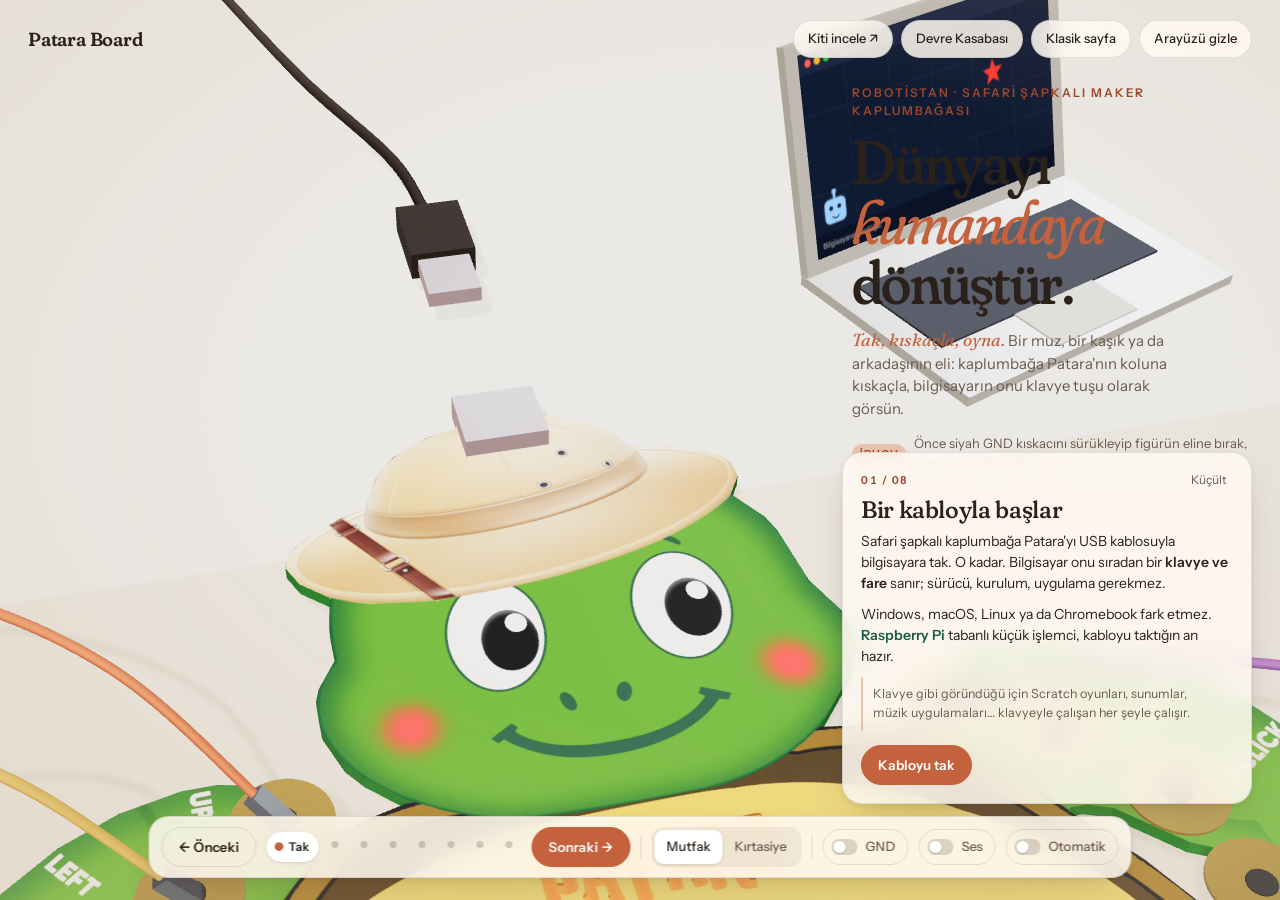
<file: index.html>
<!doctype html>
<html lang="tr">
<head>
  <meta charset="utf-8" />
  <meta name="viewport" content="width=device-width, initial-scale=1, viewport-fit=cover" />
  <title>Patara Board — Dünyayı kumandaya dönüştür.</title>
  <meta name="description" content="Muzdan, kaşıktan, oyun hamurundan klavye yapan maker kartı Patara Board'u masanın üstünde, 3B olarak keşfet. Tak, kıskaçla, oyna." />
  <meta name="theme-color" content="#f5eee3" />
  <link rel="icon" href="./assets/favicon.svg" type="image/svg+xml" />
  <link rel="preload" href="./assets/fonts/Fraunces-Variable.ttf" as="font" type="font/ttf" crossorigin />
  <link rel="preload" href="./assets/fonts/InstrumentSans-Variable.ttf" as="font" type="font/ttf" crossorigin />
  <link rel="stylesheet" href="./css/styles.css" />
  <script type="importmap">
    {
      "imports": {
        "three": "./vendor/three/three.module.js",
        "three/addons/": "./vendor/three/addons/"
      }
    }
  </script>
</head>
<body>
  <canvas id="stage" tabindex="0" role="application" aria-label="Etkileşimli 3B Patara Board sahnesi. Sol ve sağ ok tuşlarıyla bölümler arasında geçin, nesnelere tıklayarak dokunun."></canvas>
  <div class="vignette" aria-hidden="true"></div>
  <div class="tags" id="tags" aria-hidden="true"></div>

  <div class="loading" id="loading" aria-live="polite">
    <div class="loading__mark">Patara Board</div>
    <div class="loading__bar"><span id="loading-bar"></span></div>
    <p class="loading__text" id="loading-text">Masa kuruluyor…</p>
  </div>

  <header class="topbar ui">
    <a class="brand" href="./">Patara Board</a>
    <div class="topbar__right">
      <a class="pill pill--link" href="https://www.robotistan.com/patara-board-urun-kiti" target="_blank" rel="noopener" title="Robotistan ürün sayfası">Kiti incele ↗</a>
      <a class="pill pill--link" href="./cocuk/" title="Çocuklar için Devre Kasabası">Devre Kasabası</a>
      <a class="pill pill--link" href="./klasik/" title="Kaydırmalı klasik sayfa">Klasik sayfa</a>
      <button class="pill" id="btn-hide-ui" type="button" title="Arayüzü gizle (H)">Arayüzü gizle</button>
    </div>
  </header>

  <section class="hero ui">
    <p class="eyebrow">Robotistan · Safari şapkalı maker kaplumbağası</p>
    <h1 class="headline">Dünyayı<br /><em>kumandaya</em><br />dönüştür.</h1>
    <p class="lede"><em>Tak, kıskaçla, oyna.</em> Bir muz, bir kaşık ya da arkadaşının eli: kaplumbağa Patara'nın koluna kıskaçla, bilgisayarın onu klavye tuşu olarak görsün.</p>
    <p class="hint" id="hint"><span class="hint__key">İpucu</span> Önce siyah GND kıskacını sürükleyip figürün eline bırak, sonra nesnelere tıkla.</p>
  </section>

  <aside class="lesson ui" id="lesson" aria-live="polite">
    <div class="lesson__head">
      <span class="lesson__count" id="lesson-count">01 / 08</span>
      <button type="button" class="lesson__collapse" id="btn-collapse" aria-expanded="true" aria-controls="lesson-body">Küçült</button>
    </div>
    <div id="lesson-body">
      <h2 class="lesson__title" id="lesson-title"></h2>
      <div class="lesson__text" id="lesson-text"></div>
      <div class="lesson__actions">
        <button type="button" class="btn btn--accent" id="btn-action" hidden></button>
        <button type="button" class="btn" id="btn-action2" hidden></button>
      </div>
    </div>
  </aside>

  <nav class="dock ui" id="dock" aria-label="Bölümler">
    <button type="button" class="btn btn--ghost" id="btn-prev" title="Önceki bölüm (←)">← Önceki</button>
    <ol class="dots" id="dots"></ol>
    <button type="button" class="btn btn--accent" id="btn-next" title="Sonraki bölüm (→)">Sonraki →</button>
    <span class="dock__sep"></span>
    <div class="seg" role="radiogroup" aria-label="Nesne seti">
      <button type="button" class="seg__btn" role="radio" data-set="mutfak" aria-checked="true">Mutfak</button>
      <button type="button" class="seg__btn" role="radio" data-set="kirtasiye" aria-checked="false">Kırtasiye</button>
    </div>
    <span class="dock__sep"></span>
    <button type="button" class="toggle" data-toggle="gnd" aria-pressed="false" title="GND kıskacı bileklikte (G)"><i></i><span>GND</span></button>
    <button type="button" class="toggle" data-toggle="sound" aria-pressed="false" title="Ses (M)"><i></i><span>Ses</span></button>
    <button type="button" class="toggle" data-toggle="autoplay" aria-pressed="false" title="Otomatik oynat (A)"><i></i><span>Otomatik</span></button>
  </nav>

  <p class="keys ui" id="keys" aria-hidden="true">
    <kbd>←</kbd><kbd>→</kbd> bölüm · <kbd>W</kbd><kbd>A</kbd><kbd>S</kbd><kbd>D</kbd> yön · <kbd>␣</kbd> boşluk · <kbd>G</kbd> GND · <kbd>H</kbd> gizle
  </p>

  <button type="button" class="reveal" id="btn-show-ui" hidden title="Arayüzü göster (H)">Arayüzü göster</button>
  <div class="label" id="hover-label" hidden aria-hidden="true"></div>
  <div class="sr-only" id="a11y-list" role="group" aria-label="Nesneler"></div>
  <div class="toast" id="toast" role="status" aria-live="polite"></div>

  <noscript><p class="noscript">Bu sayfa JavaScript ve WebGL gerektirir.</p></noscript>
  <script type="module" src="./js/main.js"></script>
</body>
</html>
</file>
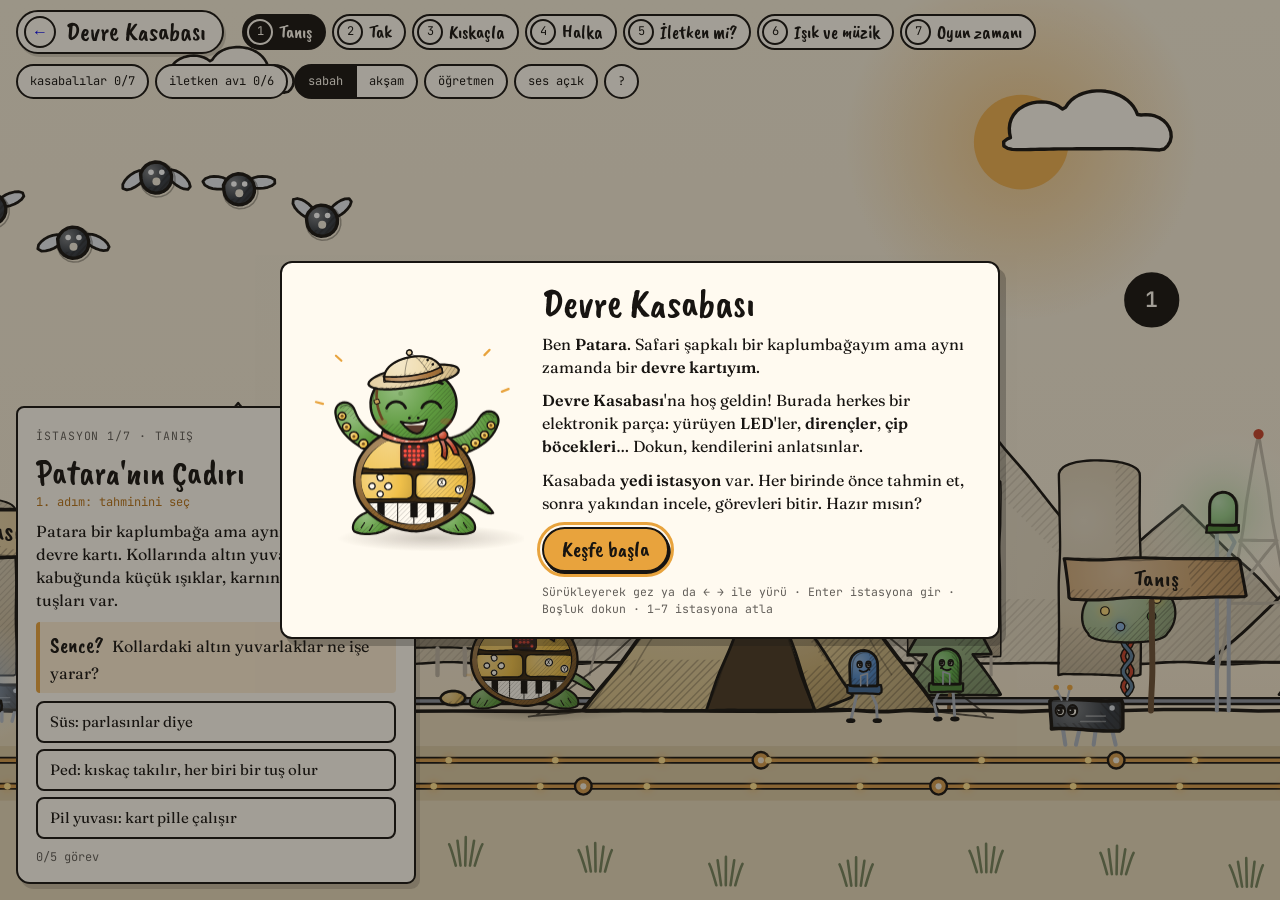
<file: cocuk/index.html>
<!doctype html>
<html lang="tr">
<head>
<meta charset="utf-8">
<meta name="viewport" content="width=device-width, initial-scale=1, viewport-fit=cover">
<title>Patara ve Devre Kasabası</title>
<meta name="description" content="Patara Board'u keşfet: Devre Kasabası'nda yedi istasyon, yürüyen LED'ler ve çip böcekleri. Kıskaç tak, halkayı kapat, iletkenleri ayır, muzdan oyun kumandası yap. İlkokul ve ortaokul için.">
<link rel="icon" href="../assets/favicon.svg" type="image/svg+xml">
<link rel="preconnect" href="https://fonts.googleapis.com">
<link rel="preconnect" href="https://fonts.gstatic.com" crossorigin>
<link href="https://fonts.googleapis.com/css2?family=Caveat+Brush&family=Fraunces:ital,opsz,wght@0,9..144,400;0,9..144,600;1,9..144,400&family=JetBrains+Mono:wght@500&display=swap" rel="stylesheet">
<link rel="stylesheet" href="kamp.css">
</head>
<body>
<canvas id="world" aria-label="Devre Kasabası: sürükleyerek gez, istasyonlara, kasabalılara ve nesnelere dokun"></canvas>

<header class="ui top">
  <div class="brand"><a href="../" aria-label="Patara Board ürün sayfasına dön">←</a><h1>Devre Kasabası</h1></div>
  <nav class="stations" id="stations" aria-label="İstasyonlar"></nav>
  <div class="tools">
    <button type="button" class="chip-btn" id="metBtn">kasabalılar 0/7</button>
    <button type="button" class="chip-btn" id="avBtn">iletken avı 0/6</button>
    <span class="seg" id="hava" role="group" aria-label="Günün saati"><button type="button" class="chip-btn" data-hava="sabah" aria-pressed="true">sabah</button><button type="button" class="chip-btn" data-hava="aksam" aria-pressed="false">akşam</button></span>
    <button type="button" class="chip-btn" id="ogrBtn">öğretmen</button>
    <button type="button" class="chip-btn" id="sesBtn" aria-pressed="true">ses açık</button>
    <button type="button" class="chip-btn" id="yardimBtn" aria-label="Tanıtımı aç">?</button>
  </div>
</header>

<section class="ui card" id="card" aria-live="polite"></section>
<div class="ui toast" id="toast" role="status"></div>
<div class="sr-only" id="zlive" aria-live="polite"></div>

<div class="zoom" id="zoom" role="dialog" aria-modal="true" aria-labelledby="zTitle" hidden>
  <div class="zbox">
    <div class="zboard"><canvas id="zcv" tabindex="0" role="application" aria-label="Etkinlik tahtası: oklarla parça seç, Enter ile dokun"></canvas></div>
    <aside class="zside">
      <div class="z-head"><h2 id="zTitle">İstasyon</h2><button type="button" class="z-close" id="zClose" aria-label="Yakın planı kapat">✕</button></div>
      <div class="z-task" id="ztask"></div>
      <div class="z-keys" id="zkeys"></div>
      <div class="z-say"><canvas id="zpat" aria-hidden="true"></canvas><p id="zsay"></p></div>
      <div class="z-ctl" id="zctl"></div>
      <ol class="z-tasks" id="ztasks"></ol>
    </aside>
  </div>
</div>

<div class="sheet" id="intro" role="dialog" aria-modal="true" aria-labelledby="introTitle" hidden>
  <div class="sbox intro">
    <canvas id="introPat" aria-hidden="true"></canvas>
    <div>
      <h2 id="introTitle">Devre Kasabası</h2>
      <div id="introText"></div>
      <div class="s-foot"><button type="button" class="go pulse" id="introGo">Keşfe başla</button><span class="s-note">Sürükleyerek gez ya da ← → ile yürü · Enter istasyona gir · Boşluk dokun · 1–7 istasyona atla</span></div>
    </div>
  </div>
</div>

<div class="sheet" id="ogretmen" role="dialog" aria-modal="true" aria-labelledby="ogrTitle" hidden>
  <div class="sbox">
    <div class="z-head"><h2 id="ogrTitle">Öğretmen notları</h2><button type="button" class="z-close" data-close aria-label="Kapat">✕</button></div>
    <div id="ogrBody" class="ogr"></div>
    <div class="s-foot"><button type="button" class="chip-btn" id="resetBtn">İlerlemeyi sıfırla</button><a class="chip-btn" href="../tasarim/karakterler.html">Karakter tasarımları</a></div>
  </div>
</div>

<script src="js/patara-cizim.js"></script>
<script src="js/kasabalilar.js"></script>
<script src="js/metinler.js"></script>
<script src="js/ses.js"></script>
<script src="js/kamp.js"></script>
<script src="js/istasyonlar.js"></script>
</body>
</html>
</file>
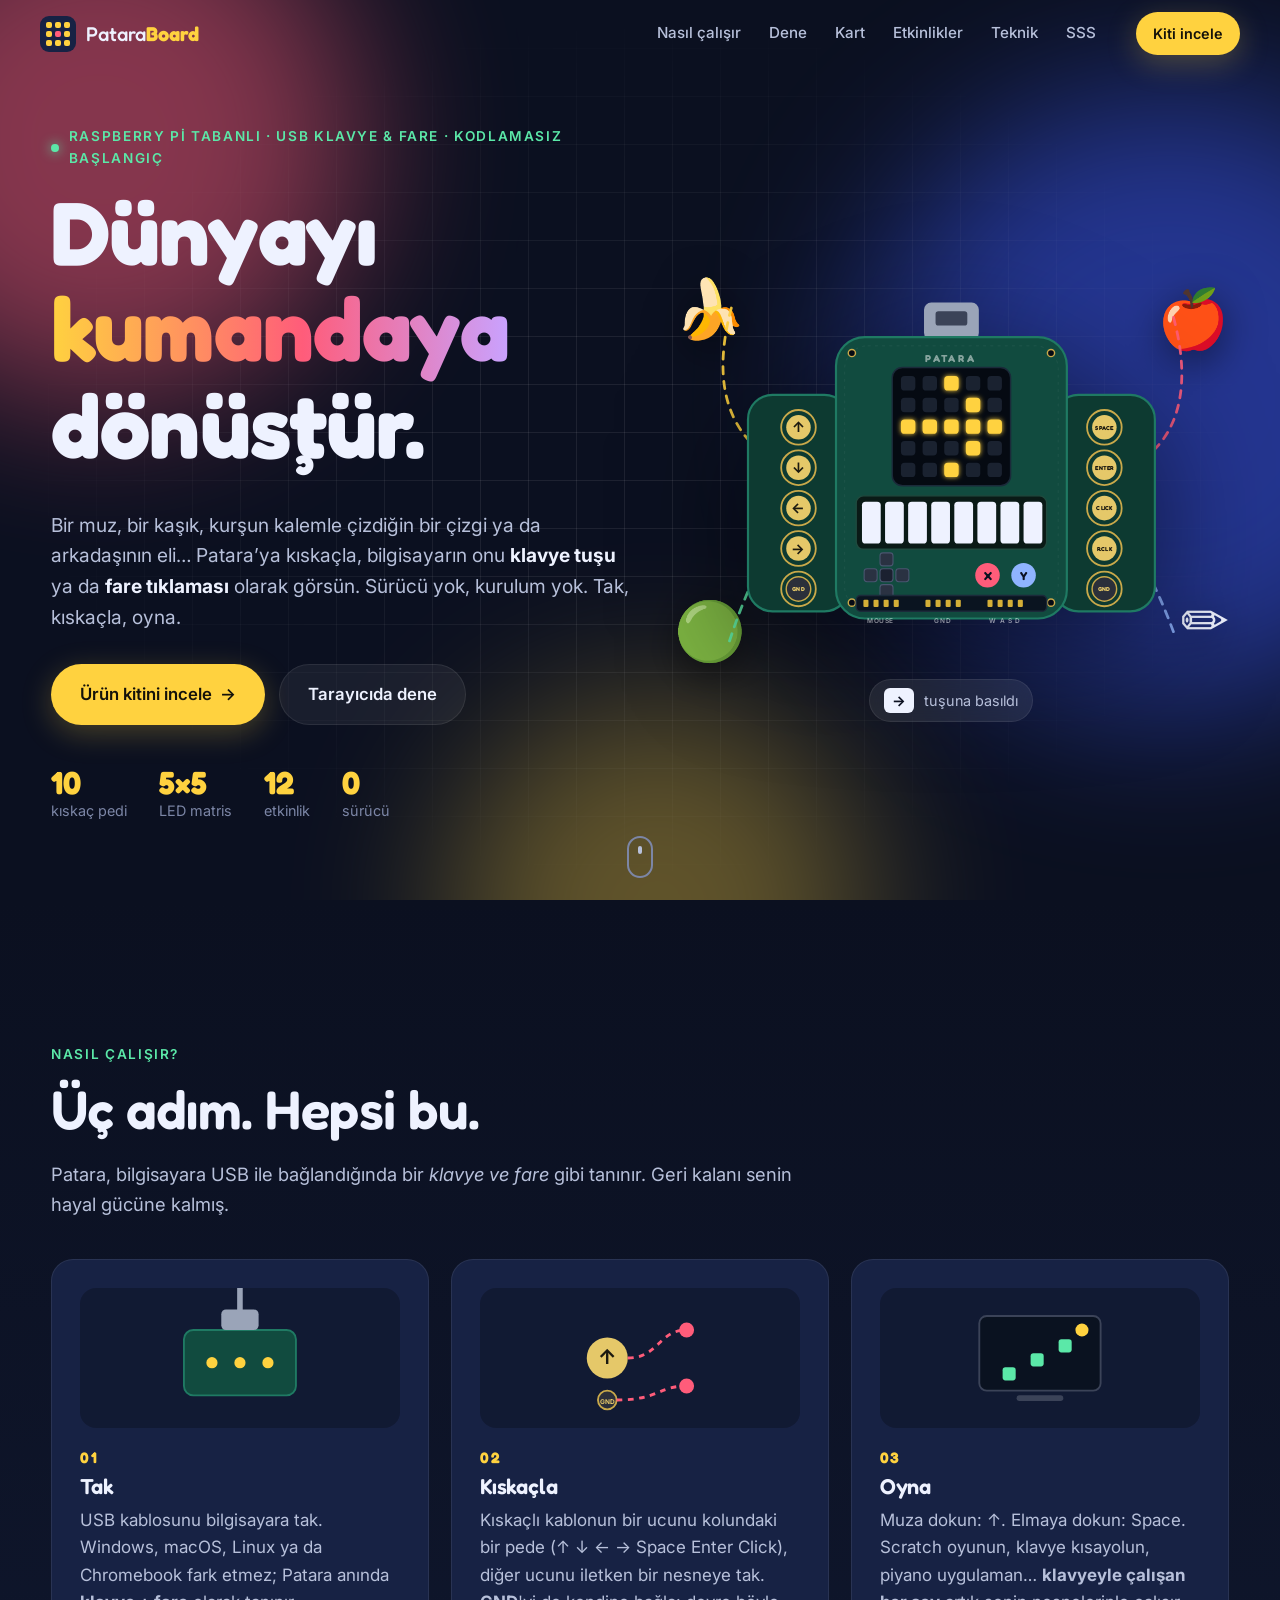
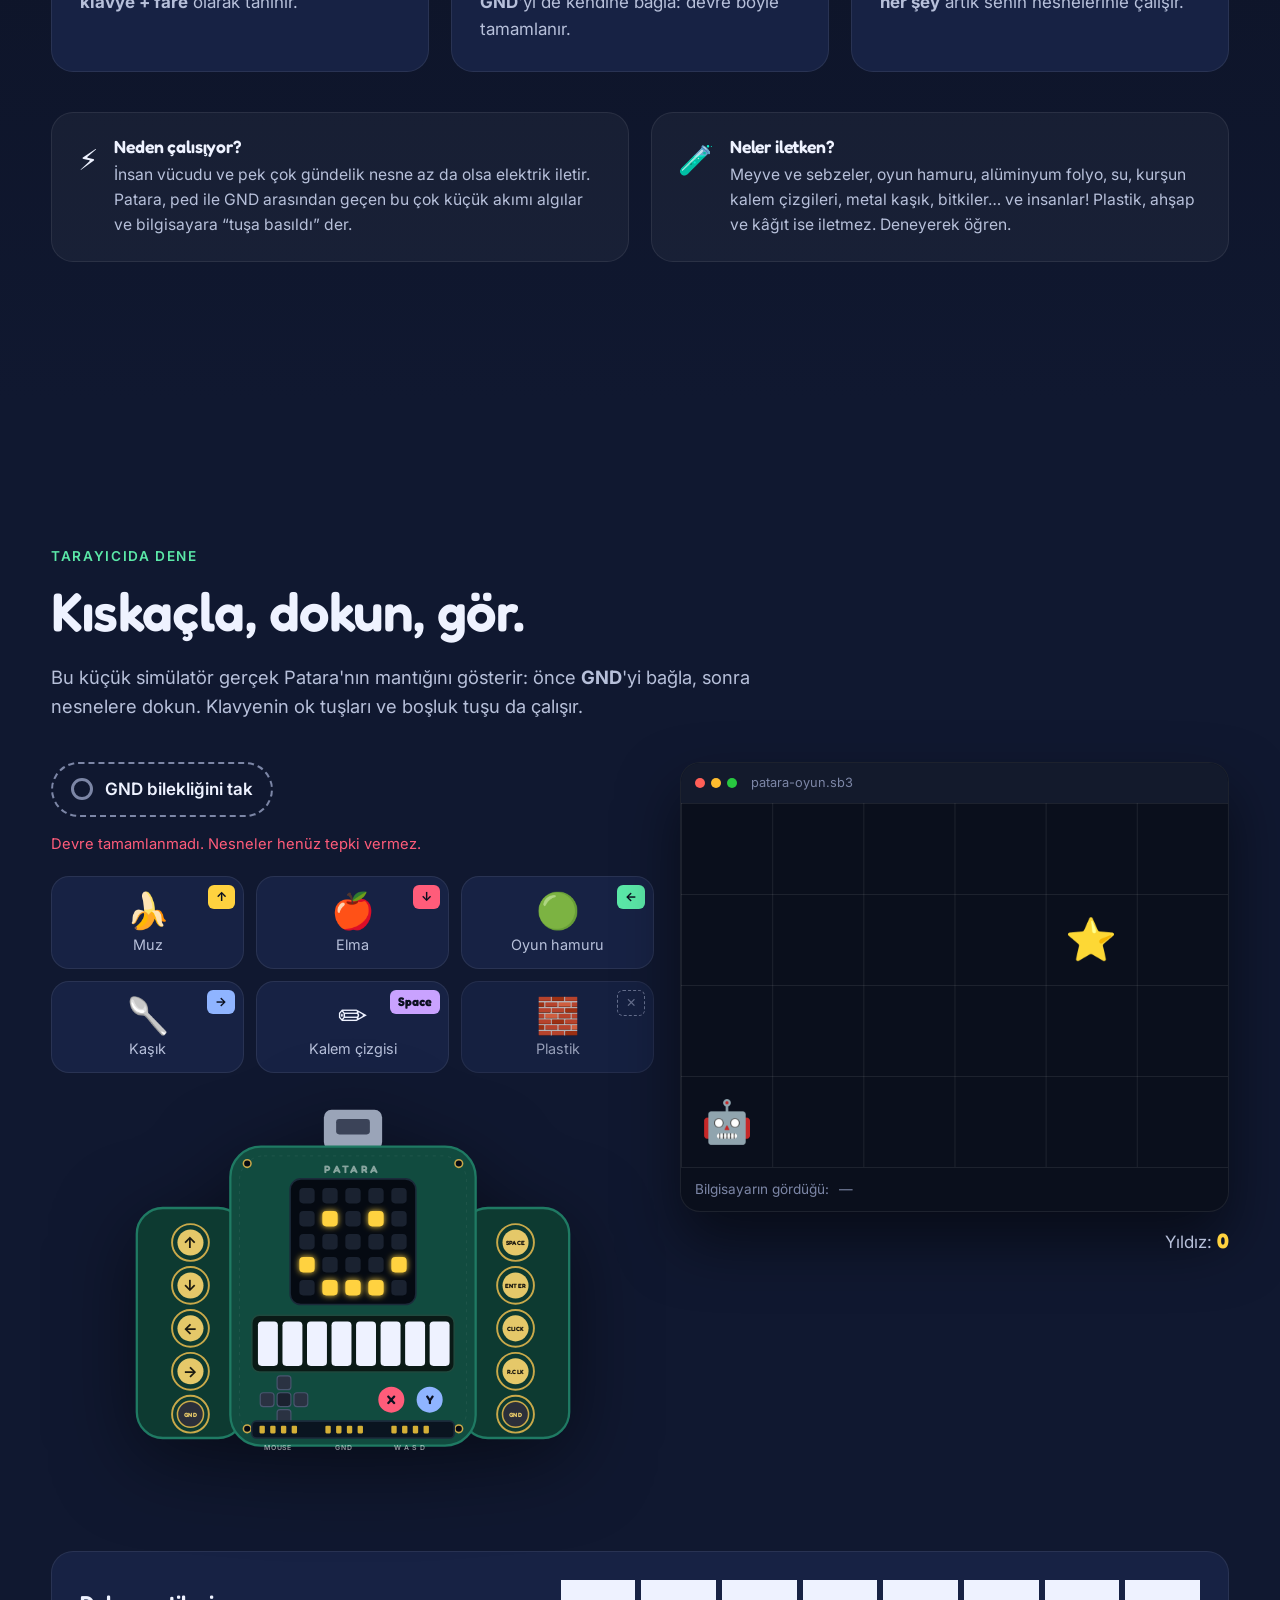
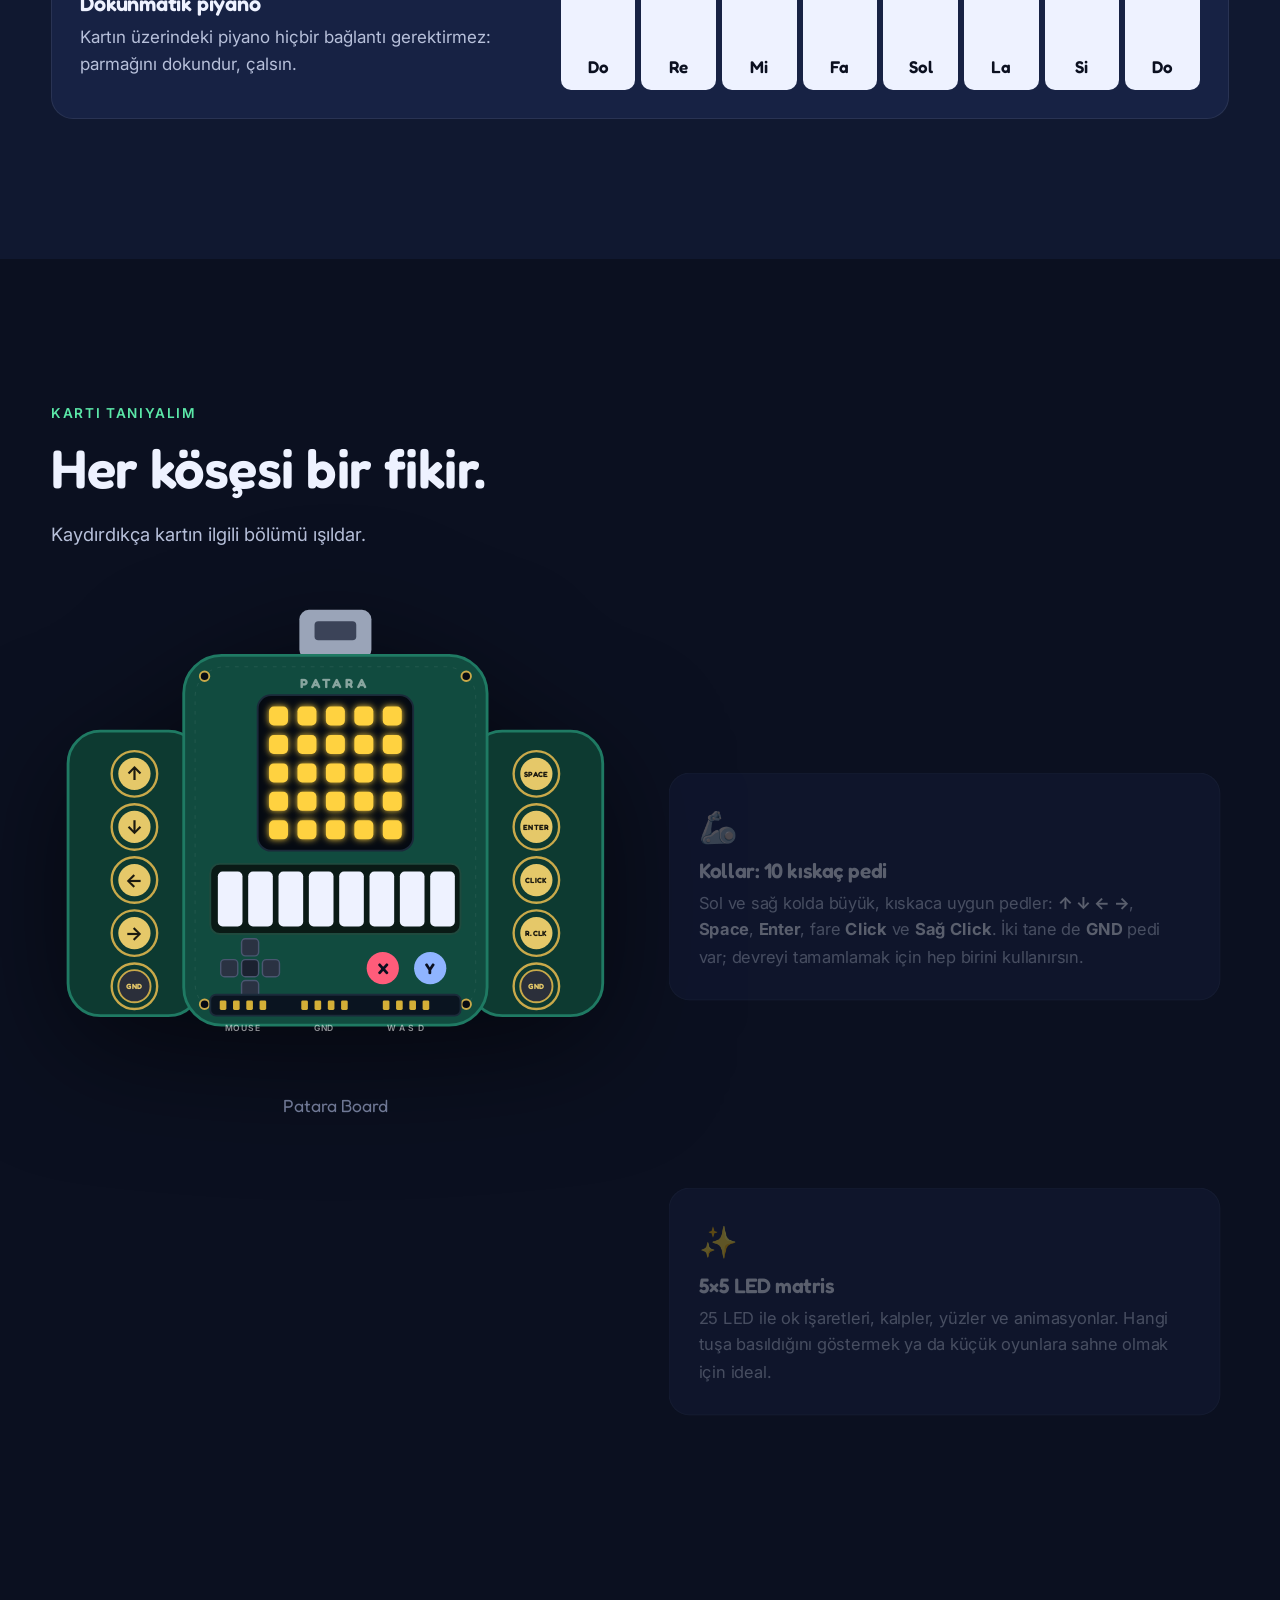
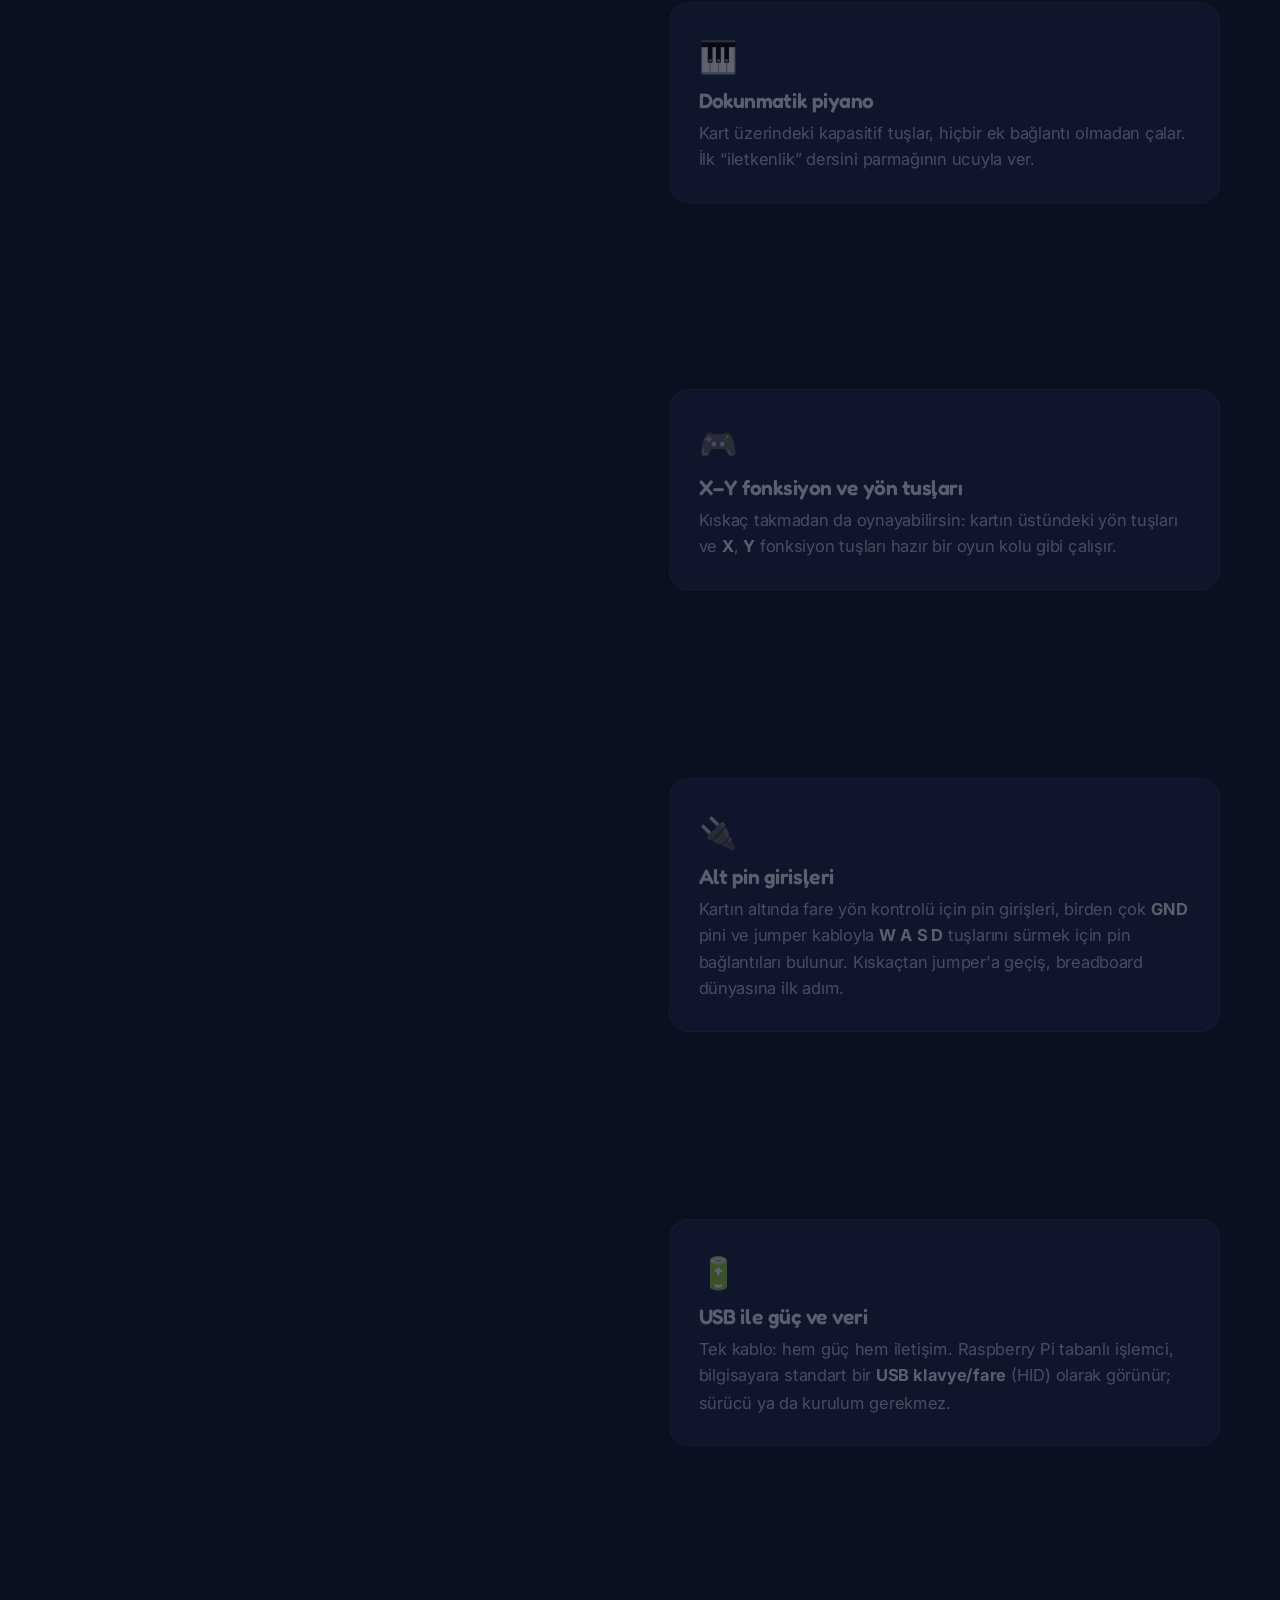
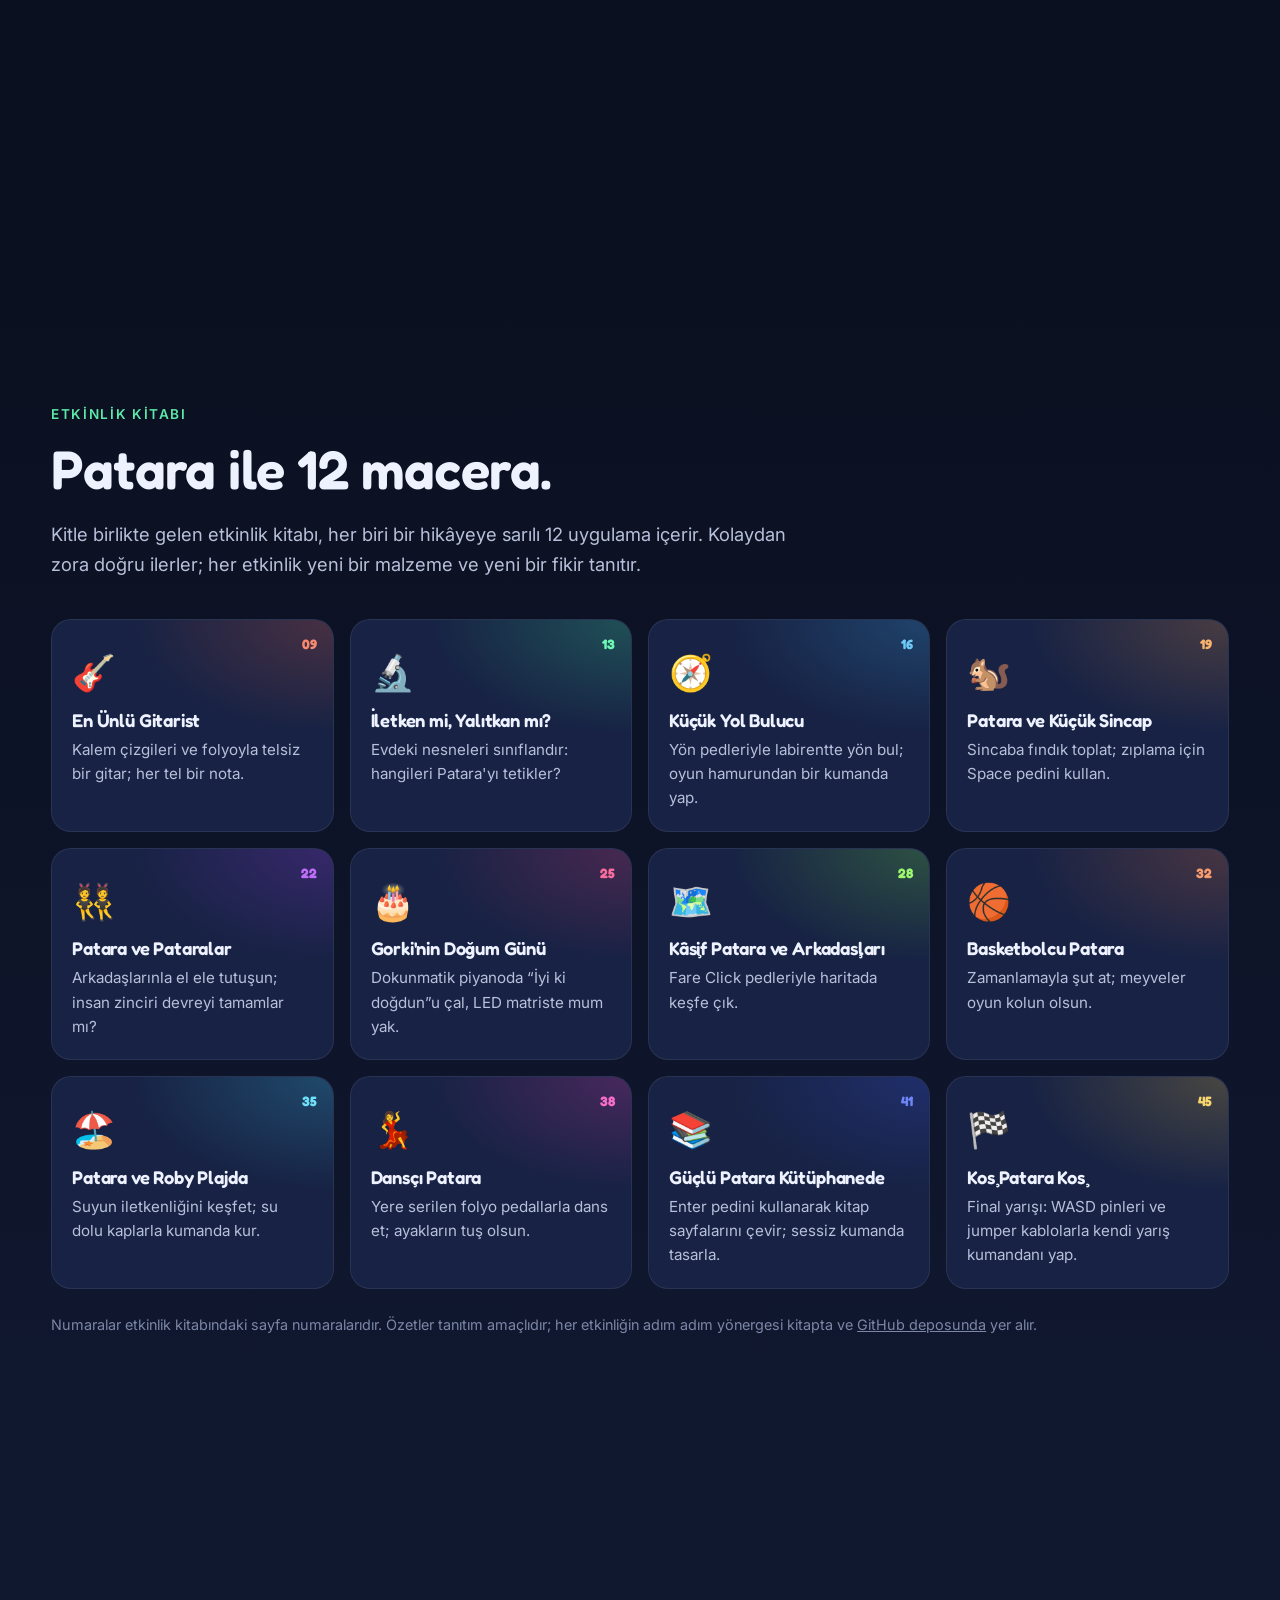
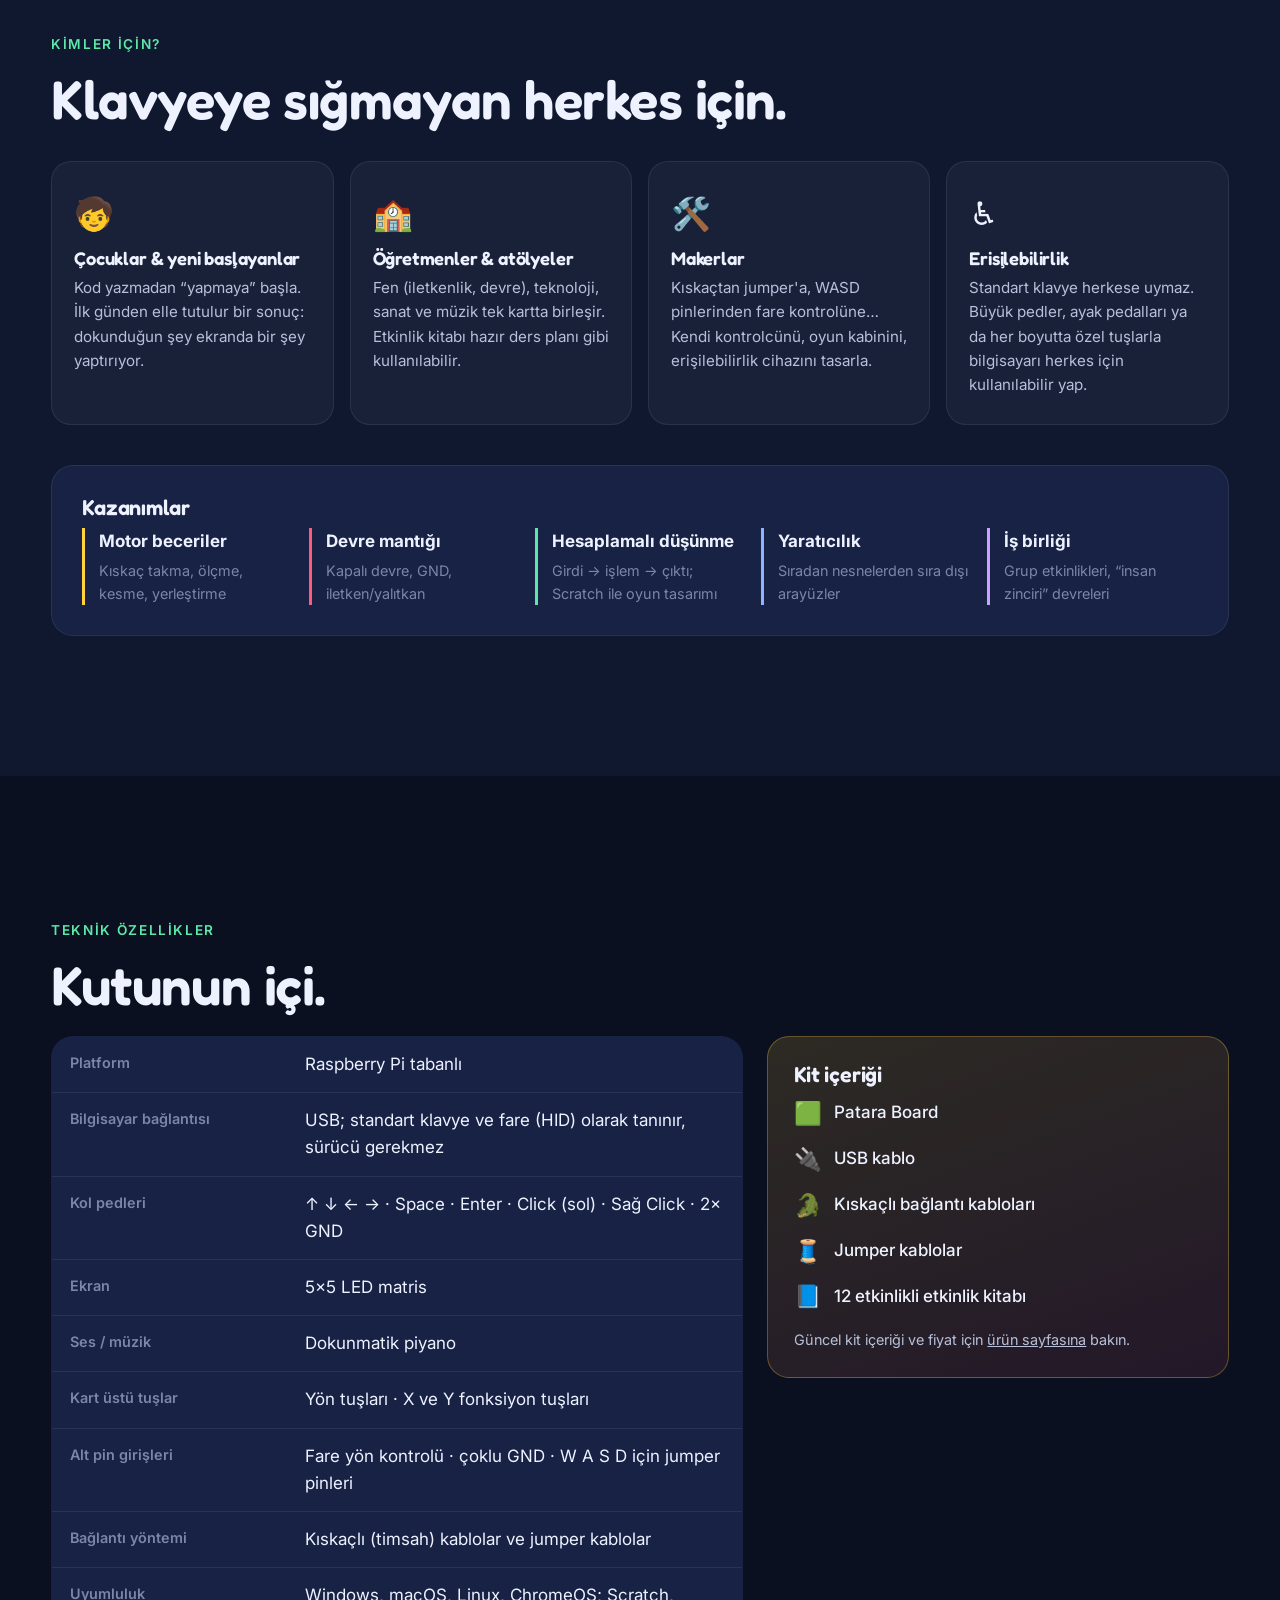
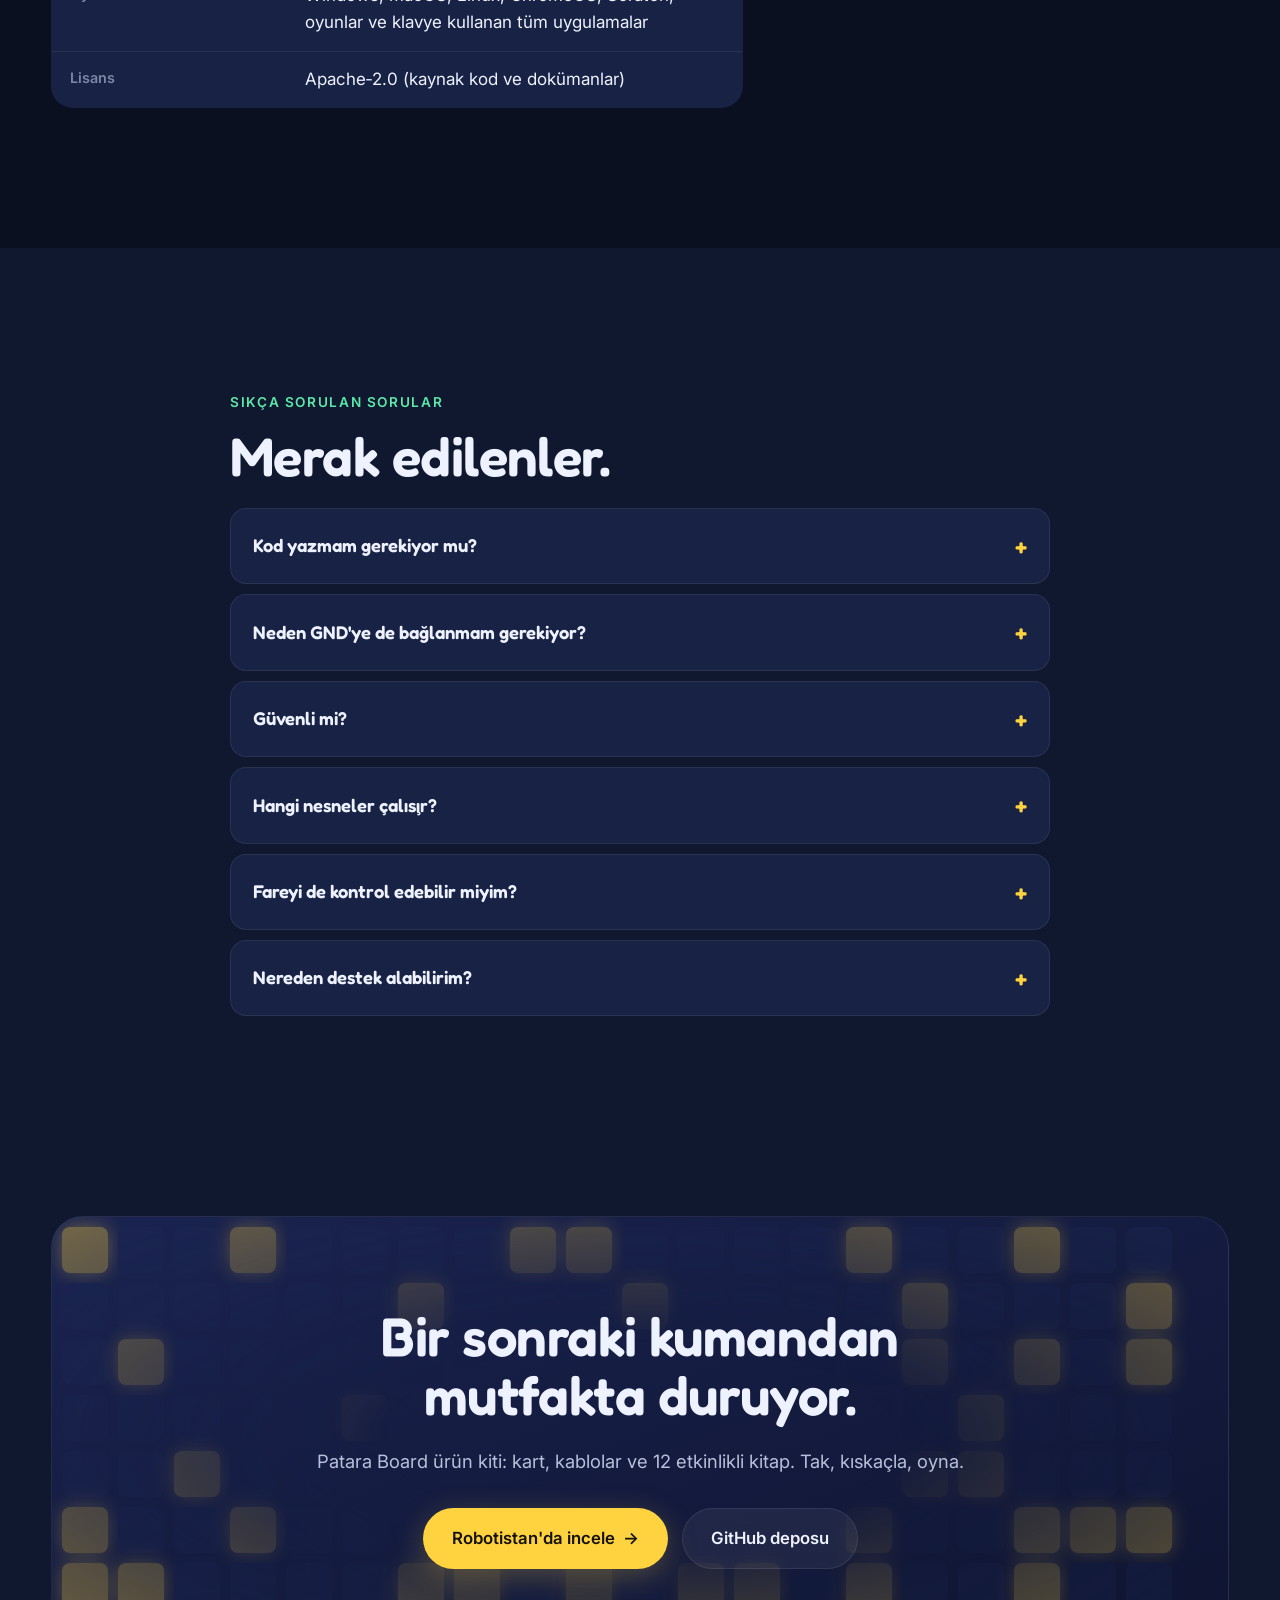
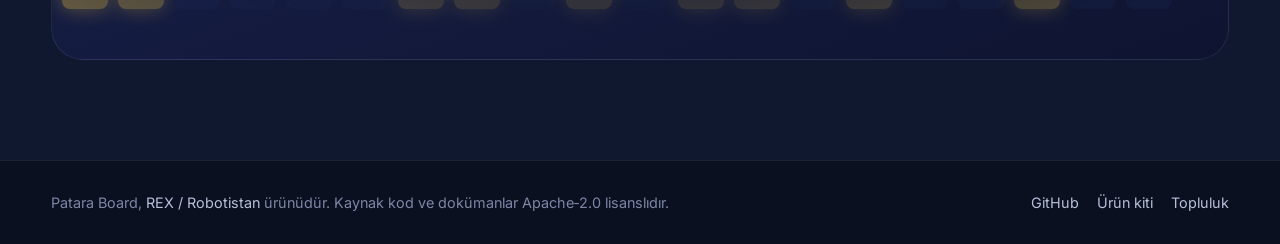
<file: klasik/index.html>
<!DOCTYPE html>
<html lang="tr">
<head>
  <meta charset="utf-8" />
  <meta name="viewport" content="width=device-width, initial-scale=1" />
  <title>Patara Board — Dünyayı kumandaya dönüştür</title>
  <meta name="description" content="Patara Board: muzdan, elmadan, oyun hamurundan, kalem çiziminden klavye ve fare yapan Raspberry Pi tabanlı maker kartı. Tak, kıskaçla, oyna." />
  <meta property="og:title" content="Patara Board — Dünyayı kumandaya dönüştür" />
  <meta property="og:description" content="Gündelik nesneleri klavye ve fareye dönüştüren eğitici maker kartı." />
  <meta name="theme-color" content="#0b1020" />
  <link rel="icon" href="data:image/svg+xml,%3Csvg xmlns='http://www.w3.org/2000/svg' viewBox='0 0 64 64'%3E%3Crect width='64' height='64' rx='14' fill='%230b1020'/%3E%3Cg fill='%23ffd23f'%3E%3Crect x='14' y='14' width='8' height='8' rx='2'/%3E%3Crect x='28' y='14' width='8' height='8' rx='2'/%3E%3Crect x='42' y='14' width='8' height='8' rx='2'/%3E%3Crect x='14' y='28' width='8' height='8' rx='2'/%3E%3Crect x='42' y='28' width='8' height='8' rx='2'/%3E%3Crect x='14' y='42' width='8' height='8' rx='2'/%3E%3Crect x='28' y='42' width='8' height='8' rx='2'/%3E%3Crect x='42' y='42' width='8' height='8' rx='2'/%3E%3C/g%3E%3Crect x='28' y='28' width='8' height='8' rx='2' fill='%23ff5c7a'/%3E%3C/svg%3E" />
  <link rel="preconnect" href="https://fonts.googleapis.com" />
  <link rel="preconnect" href="https://fonts.gstatic.com" crossorigin />
  <link href="https://fonts.googleapis.com/css2?family=Fredoka:wght@400;500;600;700&family=Inter:wght@400;500;600&display=swap" rel="stylesheet" />
  <link rel="stylesheet" href="assets/style.css" />
</head>
<body>
  <a class="skip" href="#/">İçeriğe atla</a>

  <!-- ============ NAV ============ -->
  <header class="nav" id="nav">
    <a class="brand" href="#/" aria-label="Patara Board ana sayfa">
      <span class="brand-mark" aria-hidden="true">
        <i></i><i></i><i></i><i></i><i></i><i></i><i></i><i></i><i></i>
      </span>
      <span class="brand-name">Patara<b>Board</b></span>
    </a>
    <nav class="nav-links" aria-label="Sayfa bölümleri">
      <a href="#/nasil-calisir">Nasıl çalışır</a>
      <a href="#/dene">Dene</a>
      <a href="#/kart">Kart</a>
      <a href="#/etkinlikler">Etkinlikler</a>
      <a href="#/teknik">Teknik</a>
      <a href="#/sss">SSS</a>
    </nav>
    <a class="btn btn-sm btn-primary" href="https://www.robotistan.com/patara-board-urun-kiti" target="_blank" rel="noopener">Kiti incele</a>
    <button class="nav-toggle" id="navToggle" aria-label="Menüyü aç" aria-expanded="false">
      <span></span><span></span><span></span>
    </button>
  </header>

  <main>
    <!-- ============ HERO ============ -->
    <section class="hero" id="hero" data-route="/">
      <div class="hero-bg" aria-hidden="true">
        <span class="blob b1"></span><span class="blob b2"></span><span class="blob b3"></span>
        <span class="grid"></span>
      </div>

      <div class="hero-inner">
        <div class="hero-copy">
          <p class="eyebrow reveal"><span class="dot"></span> Raspberry Pi tabanlı · USB klavye &amp; fare · Kodlamasız başlangıç</p>
          <h1 class="reveal">Dünyayı<br /><span class="grad">kumandaya</span><br />dönüştür.</h1>
          <p class="lead reveal">
            Bir muz, bir kaşık, kurşun kalemle çizdiğin bir çizgi ya da arkadaşının eli…
            Patara’ya kıskaçla, bilgisayarın onu <strong>klavye tuşu</strong> ya da <strong>fare tıklaması</strong> olarak görsün.
            Sürücü yok, kurulum yok. Tak, kıskaçla, oyna.
          </p>
          <div class="cta reveal">
            <a class="btn btn-primary btn-lg" href="https://www.robotistan.com/patara-board-urun-kiti" target="_blank" rel="noopener">
              Ürün kitini incele <span aria-hidden="true">→</span>
            </a>
            <a class="btn btn-ghost btn-lg" href="#/dene">Tarayıcıda dene</a>
          </div>
          <ul class="hero-stats reveal" aria-label="Öne çıkanlar">
            <li><b>10</b><span>kıskaç pedi</span></li>
            <li><b>5×5</b><span>LED matris</span></li>
            <li><b>12</b><span>etkinlik</span></li>
            <li><b>0</b><span>sürücü</span></li>
          </ul>
        </div>

        <div class="hero-visual reveal" aria-hidden="true">
          <div class="scene">
            <div class="float obj obj-banana" style="--d:0s">🍌</div>
            <div class="float obj obj-apple" style="--d:.8s">🍎</div>
            <div class="float obj obj-dough" style="--d:1.6s">🟢</div>
            <div class="float obj obj-pencil" style="--d:2.4s">✏️</div>
            <svg class="wires" viewBox="0 0 600 520" preserveAspectRatio="none">
              <path class="wire w1" d="M62 80 C 30 200, 90 240, 132 258" />
              <path class="wire w2" d="M540 90 C 570 200, 520 250, 470 258" />
              <path class="wire w3" d="M60 440 C 90 350, 110 330, 132 314" />
              <path class="wire w4" d="M540 430 C 510 350, 490 330, 470 314" />
            </svg>
            <div class="board-wrap" id="heroBoard"></div>
            <div class="screen-tip" id="heroTip"><span class="key">↑</span> tuşuna basıldı</div>
          </div>
        </div>
      </div>

      <a class="scroll-hint" href="#/nasil-calisir" aria-label="Aşağı kaydır"><span></span></a>
    </section>

    <!-- ============ HOW IT WORKS ============ -->
    <section class="section how" id="nasil-calisir" data-route="/nasil-calisir">
      <div class="container">
        <p class="eyebrow reveal">Nasıl çalışır?</p>
        <h2 class="reveal">Üç adım. Hepsi bu.</h2>
        <p class="sub reveal">Patara, bilgisayara USB ile bağlandığında bir <em>klavye ve fare</em> gibi tanınır. Geri kalanı senin hayal gücüne kalmış.</p>

        <ol class="steps">
          <li class="step reveal">
            <div class="step-art">
              <svg viewBox="0 0 160 120" aria-hidden="true">
                <rect x="20" y="30" width="120" height="70" rx="10" class="s-body"/>
                <rect x="60" y="8" width="40" height="22" rx="5" class="s-usb"/>
                <path d="M80 8 V -20" class="s-cable"/>
                <g class="s-leds"><circle cx="50" cy="65" r="6"/><circle cx="80" cy="65" r="6"/><circle cx="110" cy="65" r="6"/></g>
              </svg>
            </div>
            <span class="step-no">01</span>
            <h3>Tak</h3>
            <p>USB kablosunu bilgisayara tak. Windows, macOS, Linux ya da Chromebook fark etmez; Patara anında <strong>klavye + fare</strong> olarak tanınır.</p>
          </li>
          <li class="step reveal">
            <div class="step-art">
              <svg viewBox="0 0 160 120" aria-hidden="true">
                <circle cx="45" cy="60" r="22" class="s-pad"/>
                <text x="45" y="66" class="s-pad-t">↑</text>
                <path d="M67 60 C 100 60, 100 30, 130 30" class="s-clip"/>
                <circle cx="130" cy="30" r="8" class="s-clip-end"/>
                <circle cx="45" cy="105" r="10" class="s-gnd"/>
                <text x="45" y="109" class="s-gnd-t">GND</text>
                <path d="M55 105 C 100 105, 100 90, 130 90" class="s-clip"/>
                <circle cx="130" cy="90" r="8" class="s-clip-end"/>
              </svg>
            </div>
            <span class="step-no">02</span>
            <h3>Kıskaçla</h3>
            <p>Kıskaçlı kablonun bir ucunu kolundaki bir pede (↑ ↓ ← → Space Enter Click), diğer ucunu iletken bir nesneye tak. <strong>GND</strong>'yi de kendine bağla: devre böyle tamamlanır.</p>
          </li>
          <li class="step reveal">
            <div class="step-art">
              <svg viewBox="0 0 160 120" aria-hidden="true">
                <rect x="15" y="15" width="130" height="80" rx="8" class="s-screen"/>
                <g class="s-game">
                  <rect x="40" y="70" width="14" height="14" rx="3"/>
                  <rect x="70" y="55" width="14" height="14" rx="3"/>
                  <rect x="100" y="40" width="14" height="14" rx="3"/>
                  <circle cx="125" cy="30" r="7" class="s-star"/>
                </g>
                <rect x="55" y="100" width="50" height="6" rx="3" class="s-stand"/>
              </svg>
            </div>
            <span class="step-no">03</span>
            <h3>Oyna</h3>
            <p>Muza dokun: ↑. Elmaya dokun: Space. Scratch oyunun, klavye kısayolun, piyano uygulaman… <strong>klavyeyle çalışan her şey</strong> artık senin nesnelerinle çalışır.</p>
          </li>
        </ol>

        <div class="why reveal">
          <div class="why-card">
            <span class="why-ico">⚡</span>
            <h4>Neden çalışıyor?</h4>
            <p>İnsan vücudu ve pek çok gündelik nesne az da olsa elektrik iletir. Patara, ped ile GND arasından geçen bu çok küçük akımı algılar ve bilgisayara “tuşa basıldı” der.</p>
          </div>
          <div class="why-card">
            <span class="why-ico">🧪</span>
            <h4>Neler iletken?</h4>
            <p>Meyve ve sebzeler, oyun hamuru, alüminyum folyo, su, kurşun kalem çizgileri, metal kaşık, bitkiler… ve insanlar! Plastik, ahşap ve kâğıt ise iletmez. Deneyerek öğren.</p>
          </div>
        </div>
      </div>
    </section>

    <!-- ============ TRY IT ============ -->
    <section class="section demo" id="dene" data-route="/dene">
      <div class="container">
        <p class="eyebrow reveal">Tarayıcıda dene</p>
        <h2 class="reveal">Kıskaçla, dokun, gör.</h2>
        <p class="sub reveal">Bu küçük simülatör gerçek Patara'nın mantığını gösterir: önce <strong>GND</strong>'yi bağla, sonra nesnelere dokun. Klavyenin ok tuşları ve boşluk tuşu da çalışır.</p>

        <div class="sim reveal" id="sim">
          <div class="sim-left">
            <div class="gnd-row">
              <button class="gnd-btn" id="gndBtn" aria-pressed="false">
                <span class="gnd-band"></span>
                <span>GND bilekliğini tak</span>
              </button>
              <p class="gnd-hint" id="gndHint">Devre tamamlanmadı. Nesneler henüz tepki vermez.</p>
            </div>

            <div class="objects" role="group" aria-label="İletken nesneler">
              <button class="object" data-key="up"    style="--c:#ffd23f"><span class="emoji">🍌</span><span class="lbl">Muz</span><span class="map">↑</span></button>
              <button class="object" data-key="down"  style="--c:#ff5c7a"><span class="emoji">🍎</span><span class="lbl">Elma</span><span class="map">↓</span></button>
              <button class="object" data-key="left"  style="--c:#5be8a8"><span class="emoji">🟢</span><span class="lbl">Oyun hamuru</span><span class="map">←</span></button>
              <button class="object" data-key="right" style="--c:#8fb4ff"><span class="emoji">🥄</span><span class="lbl">Kaşık</span><span class="map">→</span></button>
              <button class="object" data-key="space" style="--c:#c9a2ff"><span class="emoji">✏️</span><span class="lbl">Kalem çizgisi</span><span class="map">Space</span></button>
              <button class="object insulator" data-key="none" style="--c:#8b93a7"><span class="emoji">🧱</span><span class="lbl">Plastik</span><span class="map">✕</span></button>
            </div>

            <div class="sim-board" id="simBoard"></div>
          </div>

          <div class="sim-right">
            <div class="monitor">
              <div class="monitor-bar"><i></i><i></i><i></i><span>patara-oyun.sb3</span></div>
              <div class="stage" id="stage" aria-label="Oyun sahnesi">
                <div class="star" id="star">⭐</div>
                <div class="player" id="player">🤖</div>
                <div class="toast" id="toast">Muzu ↑ tuşuna kıskaçla!</div>
              </div>
              <div class="keylog" id="keylog" aria-live="polite">
                <span class="keylog-lbl">Bilgisayarın gördüğü:</span>
                <span class="keylog-keys" id="keylogKeys"><em>—</em></span>
              </div>
            </div>
            <p class="score" id="score">Yıldız: <b>0</b></p>
          </div>
        </div>

        <div class="piano-wrap reveal">
          <div class="piano-head">
            <h3>Dokunmatik piyano</h3>
            <p>Kartın üzerindeki piyano hiçbir bağlantı gerektirmez: parmağını dokundur, çalsın.</p>
          </div>
          <div class="piano" id="piano" role="group" aria-label="Piyano tuşları">
            <button data-note="261.63">Do</button>
            <button data-note="293.66">Re</button>
            <button data-note="329.63">Mi</button>
            <button data-note="349.23">Fa</button>
            <button data-note="392.00">Sol</button>
            <button data-note="440.00">La</button>
            <button data-note="493.88">Si</button>
            <button data-note="523.25">Do</button>
          </div>
        </div>
      </div>
    </section>

    <!-- ============ BOARD TOUR ============ -->
    <section class="section tour" id="kart" data-route="/kart">
      <div class="container">
        <p class="eyebrow reveal">Kartı tanıyalım</p>
        <h2 class="reveal">Her köşesi bir fikir.</h2>
        <p class="sub reveal">Kaydırdıkça kartın ilgili bölümü ışıldar.</p>
      </div>

      <div class="tour-layout">
        <div class="tour-sticky">
          <div class="tour-board" id="tourBoard"></div>
          <p class="tour-caption" id="tourCaption">Patara Board</p>
        </div>
        <div class="tour-cards">
          <article class="tcard" data-part="arms">
            <span class="tcard-ico">🦾</span>
            <h3>Kollar: 10 kıskaç pedi</h3>
            <p>Sol ve sağ kolda büyük, kıskaca uygun pedler: <b>↑ ↓ ← →</b>, <b>Space</b>, <b>Enter</b>, fare <b>Click</b> ve <b>Sağ Click</b>. İki tane de <b>GND</b> pedi var; devreyi tamamlamak için hep birini kullanırsın.</p>
          </article>
          <article class="tcard" data-part="matrix">
            <span class="tcard-ico">✨</span>
            <h3>5×5 LED matris</h3>
            <p>25 LED ile ok işaretleri, kalpler, yüzler ve animasyonlar. Hangi tuşa basıldığını göstermek ya da küçük oyunlara sahne olmak için ideal.</p>
          </article>
          <article class="tcard" data-part="piano">
            <span class="tcard-ico">🎹</span>
            <h3>Dokunmatik piyano</h3>
            <p>Kart üzerindeki kapasitif tuşlar, hiçbir ek bağlantı olmadan çalar. İlk “iletkenlik” dersini parmağının ucuyla ver.</p>
          </article>
          <article class="tcard" data-part="func">
            <span class="tcard-ico">🎮</span>
            <h3>X–Y fonksiyon ve yön tuşları</h3>
            <p>Kıskaç takmadan da oynayabilirsin: kartın üstündeki yön tuşları ve <b>X</b>, <b>Y</b> fonksiyon tuşları hazır bir oyun kolu gibi çalışır.</p>
          </article>
          <article class="tcard" data-part="pins">
            <span class="tcard-ico">🔌</span>
            <h3>Alt pin girişleri</h3>
            <p>Kartın altında fare yön kontrolü için pin girişleri, birden çok <b>GND</b> pini ve jumper kabloyla <b>W A S D</b> tuşlarını sürmek için pin bağlantıları bulunur. Kıskaçtan jumper'a geçiş, breadboard dünyasına ilk adım.</p>
          </article>
          <article class="tcard" data-part="usb">
            <span class="tcard-ico">🔋</span>
            <h3>USB ile güç ve veri</h3>
            <p>Tek kablo: hem güç hem iletişim. Raspberry Pi tabanlı işlemci, bilgisayara standart bir <b>USB klavye/fare</b> (HID) olarak görünür; sürücü ya da kurulum gerekmez.</p>
          </article>
        </div>
      </div>
    </section>

    <!-- ============ ACTIVITIES ============ -->
    <section class="section acts" id="etkinlikler" data-route="/etkinlikler">
      <div class="container">
        <p class="eyebrow reveal">Etkinlik kitabı</p>
        <h2 class="reveal">Patara ile 12 macera.</h2>
        <p class="sub reveal">Kitle birlikte gelen etkinlik kitabı, her biri bir hikâyeye sarılı 12 uygulama içerir. Kolaydan zora doğru ilerler; her etkinlik yeni bir malzeme ve yeni bir fikir tanıtır.</p>

        <div class="act-grid" id="actGrid">
          <article class="act reveal" style="--h:12"><span class="act-no">09</span><span class="act-ico">🎸</span><h3>En Ünlü Gitarist</h3><p>Kalem çizgileri ve folyoyla telsiz bir gitar; her tel bir nota.</p></article>
          <article class="act reveal" style="--h:150"><span class="act-no">13</span><span class="act-ico">🔬</span><h3>İletken mi, Yalıtkan mı?</h3><p>Evdeki nesneleri sınıflandır: hangileri Patara'yı tetikler?</p></article>
          <article class="act reveal" style="--h:200"><span class="act-no">16</span><span class="act-ico">🧭</span><h3>Küçük Yol Bulucu</h3><p>Yön pedleriyle labirentte yön bul; oyun hamurundan bir kumanda yap.</p></article>
          <article class="act reveal" style="--h:30"><span class="act-no">19</span><span class="act-ico">🐿️</span><h3>Patara ve Küçük Sincap</h3><p>Sincaba fındık toplat; zıplama için Space pedini kullan.</p></article>
          <article class="act reveal" style="--h:275"><span class="act-no">22</span><span class="act-ico">👯</span><h3>Patara ve Pataralar</h3><p>Arkadaşlarınla el ele tutuşun; insan zinciri devreyi tamamlar mı?</p></article>
          <article class="act reveal" style="--h:340"><span class="act-no">25</span><span class="act-ico">🎂</span><h3>Gorki'nin Doğum Günü</h3><p>Dokunmatik piyanoda “İyi ki doğdun”u çal, LED matriste mum yak.</p></article>
          <article class="act reveal" style="--h:100"><span class="act-no">28</span><span class="act-ico">🗺️</span><h3>Kâşif Patara ve Arkadaşları</h3><p>Fare Click pedleriyle haritada keşfe çık.</p></article>
          <article class="act reveal" style="--h:20"><span class="act-no">32</span><span class="act-ico">🏀</span><h3>Basketbolcu Patara</h3><p>Zamanlamayla şut at; meyveler oyun kolun olsun.</p></article>
          <article class="act reveal" style="--h:190"><span class="act-no">35</span><span class="act-ico">🏖️</span><h3>Patara ve Roby Plajda</h3><p>Suyun iletkenliğini keşfet; su dolu kaplarla kumanda kur.</p></article>
          <article class="act reveal" style="--h:320"><span class="act-no">38</span><span class="act-ico">💃</span><h3>Dansçı Patara</h3><p>Yere serilen folyo pedallarla dans et; ayakların tuş olsun.</p></article>
          <article class="act reveal" style="--h:230"><span class="act-no">41</span><span class="act-ico">📚</span><h3>Güçlü Patara Kütüphanede</h3><p>Enter pedini kullanarak kitap sayfalarını çevir; sessiz kumanda tasarla.</p></article>
          <article class="act reveal" style="--h:45"><span class="act-no">45</span><span class="act-ico">🏁</span><h3>Koş Patara Koş</h3><p>Final yarışı: WASD pinleri ve jumper kablolarla kendi yarış kumandanı yap.</p></article>
        </div>
        <p class="act-note reveal">Numaralar etkinlik kitabındaki sayfa numaralarıdır. Özetler tanıtım amaçlıdır; her etkinliğin adım adım yönergesi kitapta ve <a href="https://github.com/Robotistan/Patara-Board/tree/main/Activities" target="_blank" rel="noopener">GitHub deposunda</a> yer alır.</p>
      </div>
    </section>

    <!-- ============ WHO ============ -->
    <section class="section who" id="kimler-icin" data-route="/kimler-icin">
      <div class="container">
        <p class="eyebrow reveal">Kimler için?</p>
        <h2 class="reveal">Klavyeye sığmayan herkes için.</h2>

        <div class="who-grid">
          <div class="who-card reveal">
            <span class="who-ico">🧒</span>
            <h3>Çocuklar &amp; yeni başlayanlar</h3>
            <p>Kod yazmadan “yapmaya” başla. İlk günden elle tutulur bir sonuç: dokunduğun şey ekranda bir şey yaptırıyor.</p>
          </div>
          <div class="who-card reveal">
            <span class="who-ico">🏫</span>
            <h3>Öğretmenler &amp; atölyeler</h3>
            <p>Fen (iletkenlik, devre), teknoloji, sanat ve müzik tek kartta birleşir. Etkinlik kitabı hazır ders planı gibi kullanılabilir.</p>
          </div>
          <div class="who-card reveal">
            <span class="who-ico">🛠️</span>
            <h3>Makerlar</h3>
            <p>Kıskaçtan jumper'a, WASD pinlerinden fare kontrolüne… Kendi kontrolcünü, oyun kabinini, erişilebilirlik cihazını tasarla.</p>
          </div>
          <div class="who-card reveal">
            <span class="who-ico">♿</span>
            <h3>Erişilebilirlik</h3>
            <p>Standart klavye herkese uymaz. Büyük pedler, ayak pedalları ya da her boyutta özel tuşlarla bilgisayarı herkes için kullanılabilir yap.</p>
          </div>
        </div>

        <div class="gains reveal">
          <h3>Kazanımlar</h3>
          <ul>
            <li><b>Motor beceriler</b><span>Kıskaç takma, ölçme, kesme, yerleştirme</span></li>
            <li><b>Devre mantığı</b><span>Kapalı devre, GND, iletken/yalıtkan</span></li>
            <li><b>Hesaplamalı düşünme</b><span>Girdi → işlem → çıktı; Scratch ile oyun tasarımı</span></li>
            <li><b>Yaratıcılık</b><span>Sıradan nesnelerden sıra dışı arayüzler</span></li>
            <li><b>İş birliği</b><span>Grup etkinlikleri, “insan zinciri” devreleri</span></li>
          </ul>
        </div>
      </div>
    </section>

    <!-- ============ SPECS ============ -->
    <section class="section specs" id="teknik" data-route="/teknik">
      <div class="container">
        <p class="eyebrow reveal">Teknik özellikler</p>
        <h2 class="reveal">Kutunun içi.</h2>

        <div class="spec-layout">
          <table class="spec-table reveal">
            <tbody>
              <tr><th>Platform</th><td>Raspberry Pi tabanlı</td></tr>
              <tr><th>Bilgisayar bağlantısı</th><td>USB; standart klavye ve fare (HID) olarak tanınır, sürücü gerekmez</td></tr>
              <tr><th>Kol pedleri</th><td>↑ ↓ ← → · Space · Enter · Click (sol) · Sağ Click · 2× GND</td></tr>
              <tr><th>Ekran</th><td>5×5 LED matris</td></tr>
              <tr><th>Ses / müzik</th><td>Dokunmatik piyano</td></tr>
              <tr><th>Kart üstü tuşlar</th><td>Yön tuşları · X ve Y fonksiyon tuşları</td></tr>
              <tr><th>Alt pin girişleri</th><td>Fare yön kontrolü · çoklu GND · W A S D için jumper pinleri</td></tr>
              <tr><th>Bağlantı yöntemi</th><td>Kıskaçlı (timsah) kablolar ve jumper kablolar</td></tr>
              <tr><th>Uyumluluk</th><td>Windows, macOS, Linux, ChromeOS; Scratch, oyunlar ve klavye kullanan tüm uygulamalar</td></tr>
              <tr><th>Lisans</th><td>Apache‑2.0 (kaynak kod ve dokümanlar)</td></tr>
            </tbody>
          </table>

          <div class="box reveal">
            <h3>Kit içeriği</h3>
            <ul class="box-list">
              <li><span>🟩</span> Patara Board</li>
              <li><span>🔌</span> USB kablo</li>
              <li><span>🐊</span> Kıskaçlı bağlantı kabloları</li>
              <li><span>🧵</span> Jumper kablolar</li>
              <li><span>📘</span> 12 etkinlikli etkinlik kitabı</li>
            </ul>
            <p class="box-note">Güncel kit içeriği ve fiyat için <a href="https://www.robotistan.com/patara-board-urun-kiti" target="_blank" rel="noopener">ürün sayfasına</a> bakın.</p>
          </div>
        </div>
      </div>
    </section>

    <!-- ============ FAQ ============ -->
    <section class="section faq" id="sss" data-route="/sss">
      <div class="container narrow">
        <p class="eyebrow reveal">Sıkça sorulan sorular</p>
        <h2 class="reveal">Merak edilenler.</h2>

        <div class="faq-list">
          <details class="reveal">
            <summary>Kod yazmam gerekiyor mu?</summary>
            <p>Hayır. Patara kutudan çıktığı gibi bir klavye/fare olarak çalışır. Kod yazmak isteyenler için ise Scratch gibi ortamlarda kendi oyununu yazıp Patara'yı kumanda olarak kullanmak çok keyifli.</p>
          </details>
          <details class="reveal">
            <summary>Neden GND'ye de bağlanmam gerekiyor?</summary>
            <p>Patara, ped ile GND arasında kapalı bir devre oluşup oluşmadığına bakar. Bir elinle GND'ye (ya da GND'ye bağlı bir kıskaca) dokunurken diğer elinle nesneye dokunduğunda devre vücudun üzerinden tamamlanır ve tuş tetiklenir.</p>
          </details>
          <details class="reveal">
            <summary>Güvenli mi?</summary>
            <p>Evet. Patara USB'nin sağladığı düşük gerilimle çalışır ve pedlerden geçen akım hissedilemeyecek kadar küçüktür. Kıskaçlı kablolarla çalışırken yetişkin gözetimi önerilir.</p>
          </details>
          <details class="reveal">
            <summary>Hangi nesneler çalışır?</summary>
            <p>Az da olsa elektrik ileten her şey: meyveler, sebzeler, oyun hamuru, alüminyum folyo, su, madeni paralar, kurşun kalemle koyu çizilmiş çizgiler ve insanlar. Plastik, cam, kuru kâğıt ve ahşap yalıtkandır.</p>
          </details>
          <details class="reveal">
            <summary>Fareyi de kontrol edebilir miyim?</summary>
            <p>Evet. Kollarda sol Click ve sağ Click pedleri, kartın altında ise fare yön kontrolü için pin girişleri bulunur.</p>
          </details>
          <details class="reveal">
            <summary>Nereden destek alabilirim?</summary>
            <p>Sorularınız için <a href="https://community.robotistan.com/" target="_blank" rel="noopener">Robotistan Community</a> forumuna yazabilirsiniz. Kaynak kod ve etkinlikler <a href="https://github.com/Robotistan/Patara-Board" target="_blank" rel="noopener">GitHub</a>'da.</p>
          </details>
        </div>
      </div>
    </section>

    <!-- ============ FINAL CTA ============ -->
    <section class="final" id="final">
      <div class="container">
        <div class="final-card reveal">
          <div class="final-matrix" id="finalMatrix" aria-hidden="true"></div>
          <h2>Bir sonraki kumandan<br />mutfakta duruyor.</h2>
          <p>Patara Board ürün kiti: kart, kablolar ve 12 etkinlikli kitap. Tak, kıskaçla, oyna.</p>
          <div class="cta">
            <a class="btn btn-primary btn-lg" href="https://www.robotistan.com/patara-board-urun-kiti" target="_blank" rel="noopener">Robotistan'da incele <span aria-hidden="true">→</span></a>
            <a class="btn btn-ghost btn-lg" href="https://github.com/Robotistan/Patara-Board" target="_blank" rel="noopener">GitHub deposu</a>
          </div>
        </div>
      </div>
    </section>
  </main>

  <footer class="footer">
    <div class="container footer-inner">
      <p>Patara Board, <a href="https://www.robotistan.com/" target="_blank" rel="noopener">REX / Robotistan</a> ürünüdür. Kaynak kod ve dokümanlar Apache‑2.0 lisanslıdır.</p>
      <nav aria-label="Bağlantılar">
        <a href="https://github.com/Robotistan/Patara-Board" target="_blank" rel="noopener">GitHub</a>
        <a href="https://www.robotistan.com/patara-board-urun-kiti" target="_blank" rel="noopener">Ürün kiti</a>
        <a href="https://community.robotistan.com/" target="_blank" rel="noopener">Topluluk</a>
      </nav>
    </div>
  </footer>

  <script src="assets/board.js"></script>
  <script src="assets/app.js"></script>
</body>
</html>
</file>
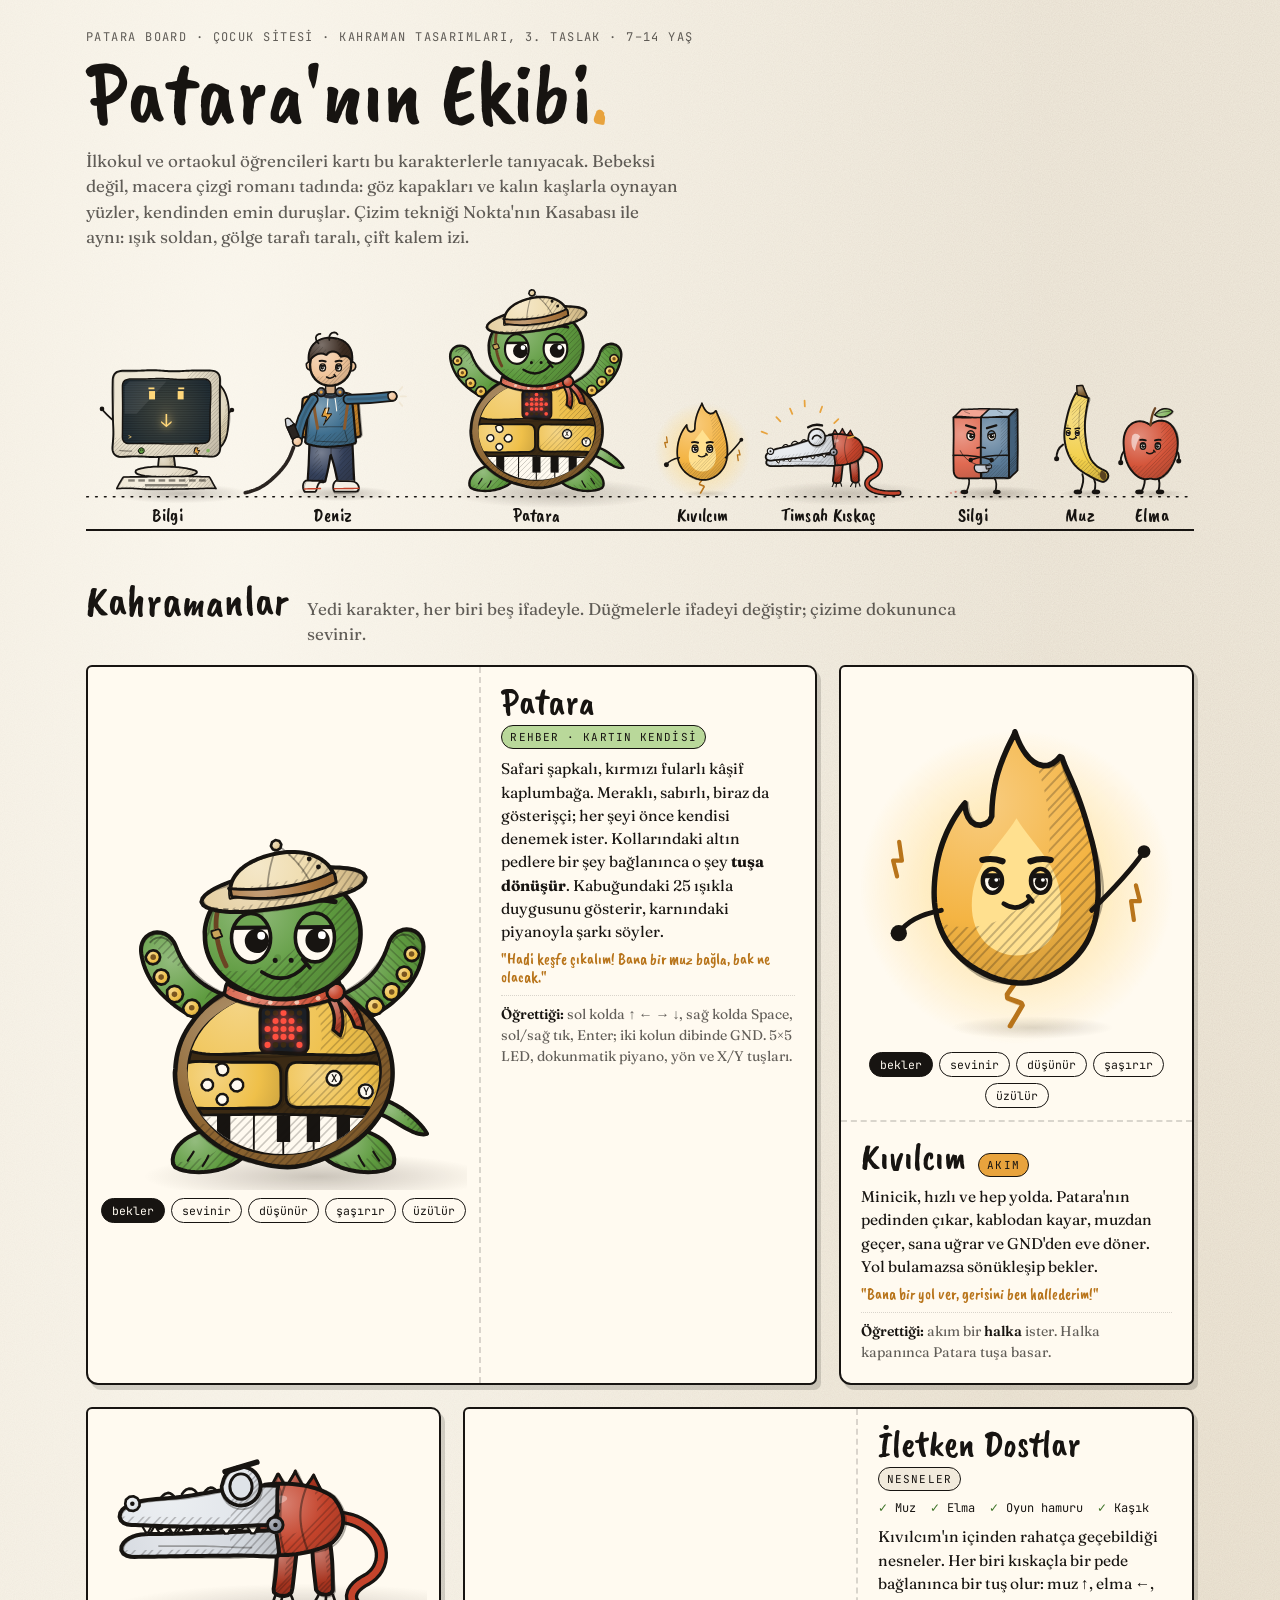
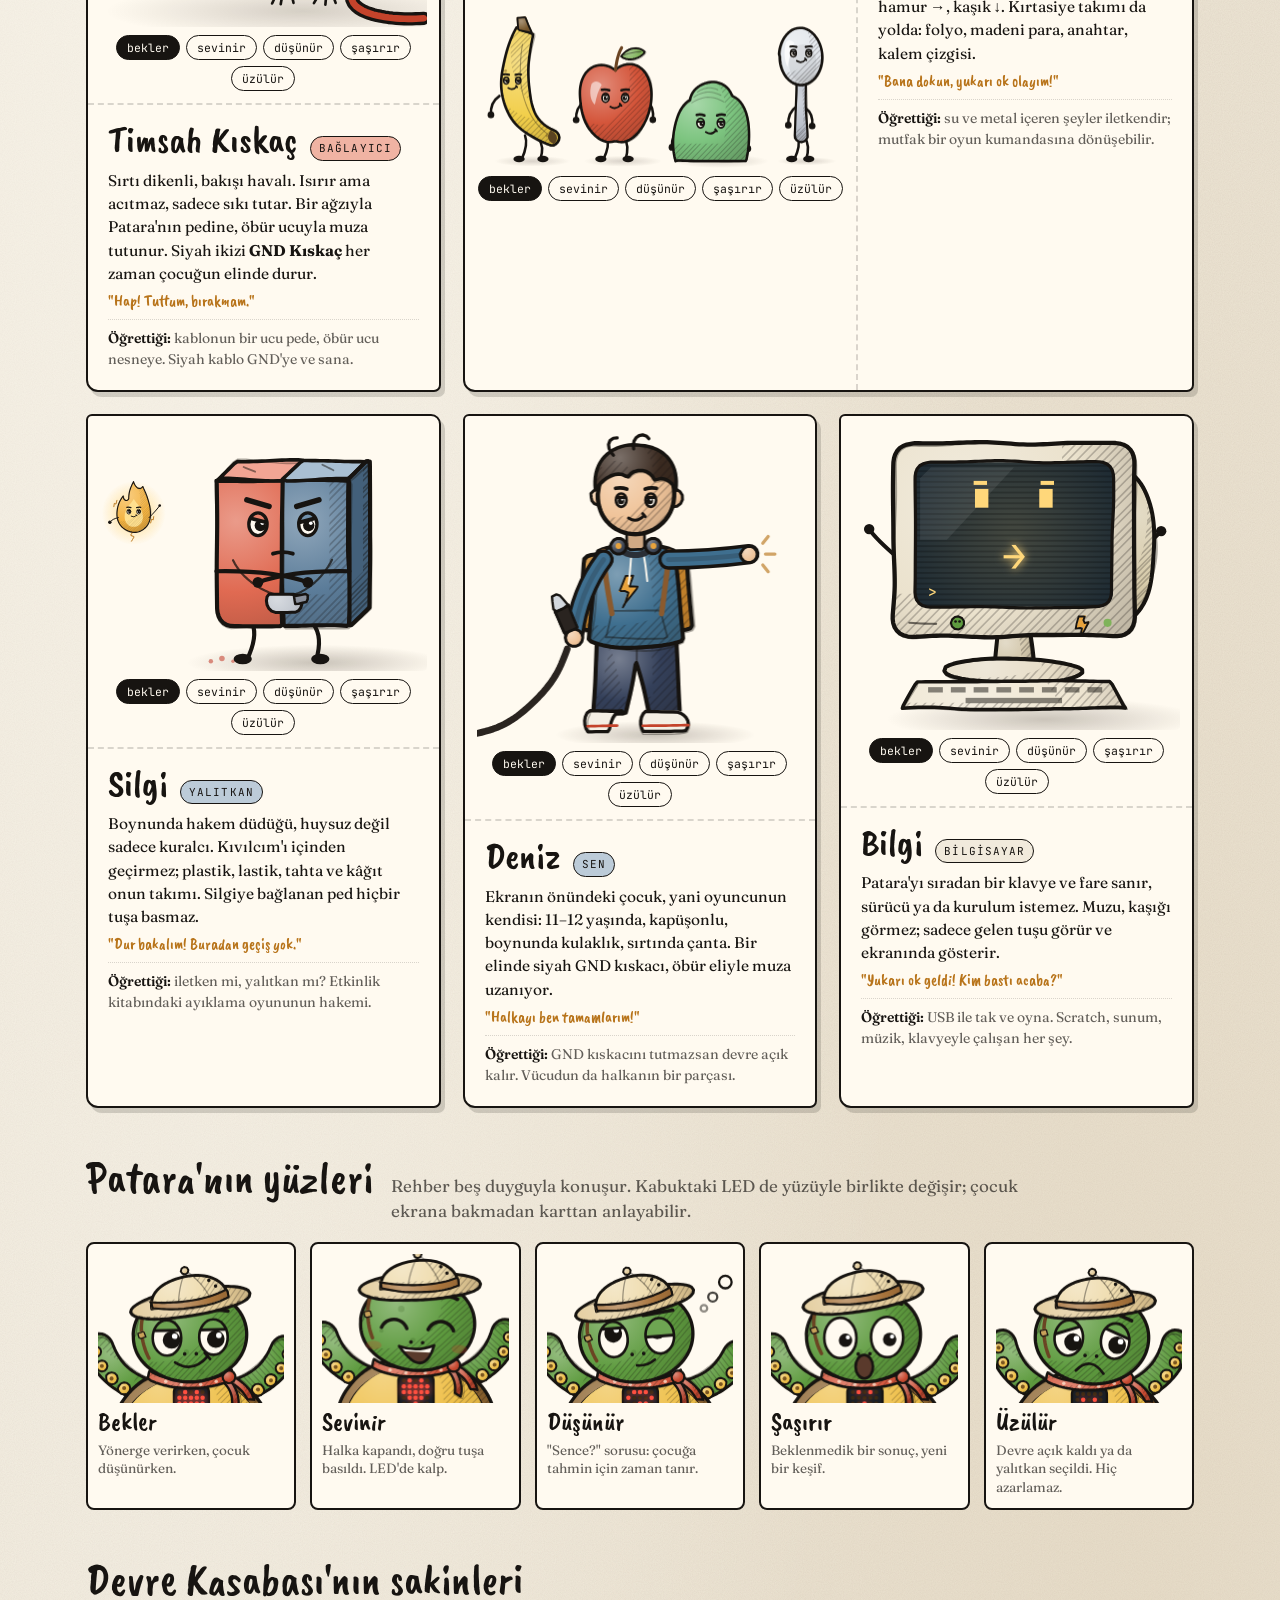
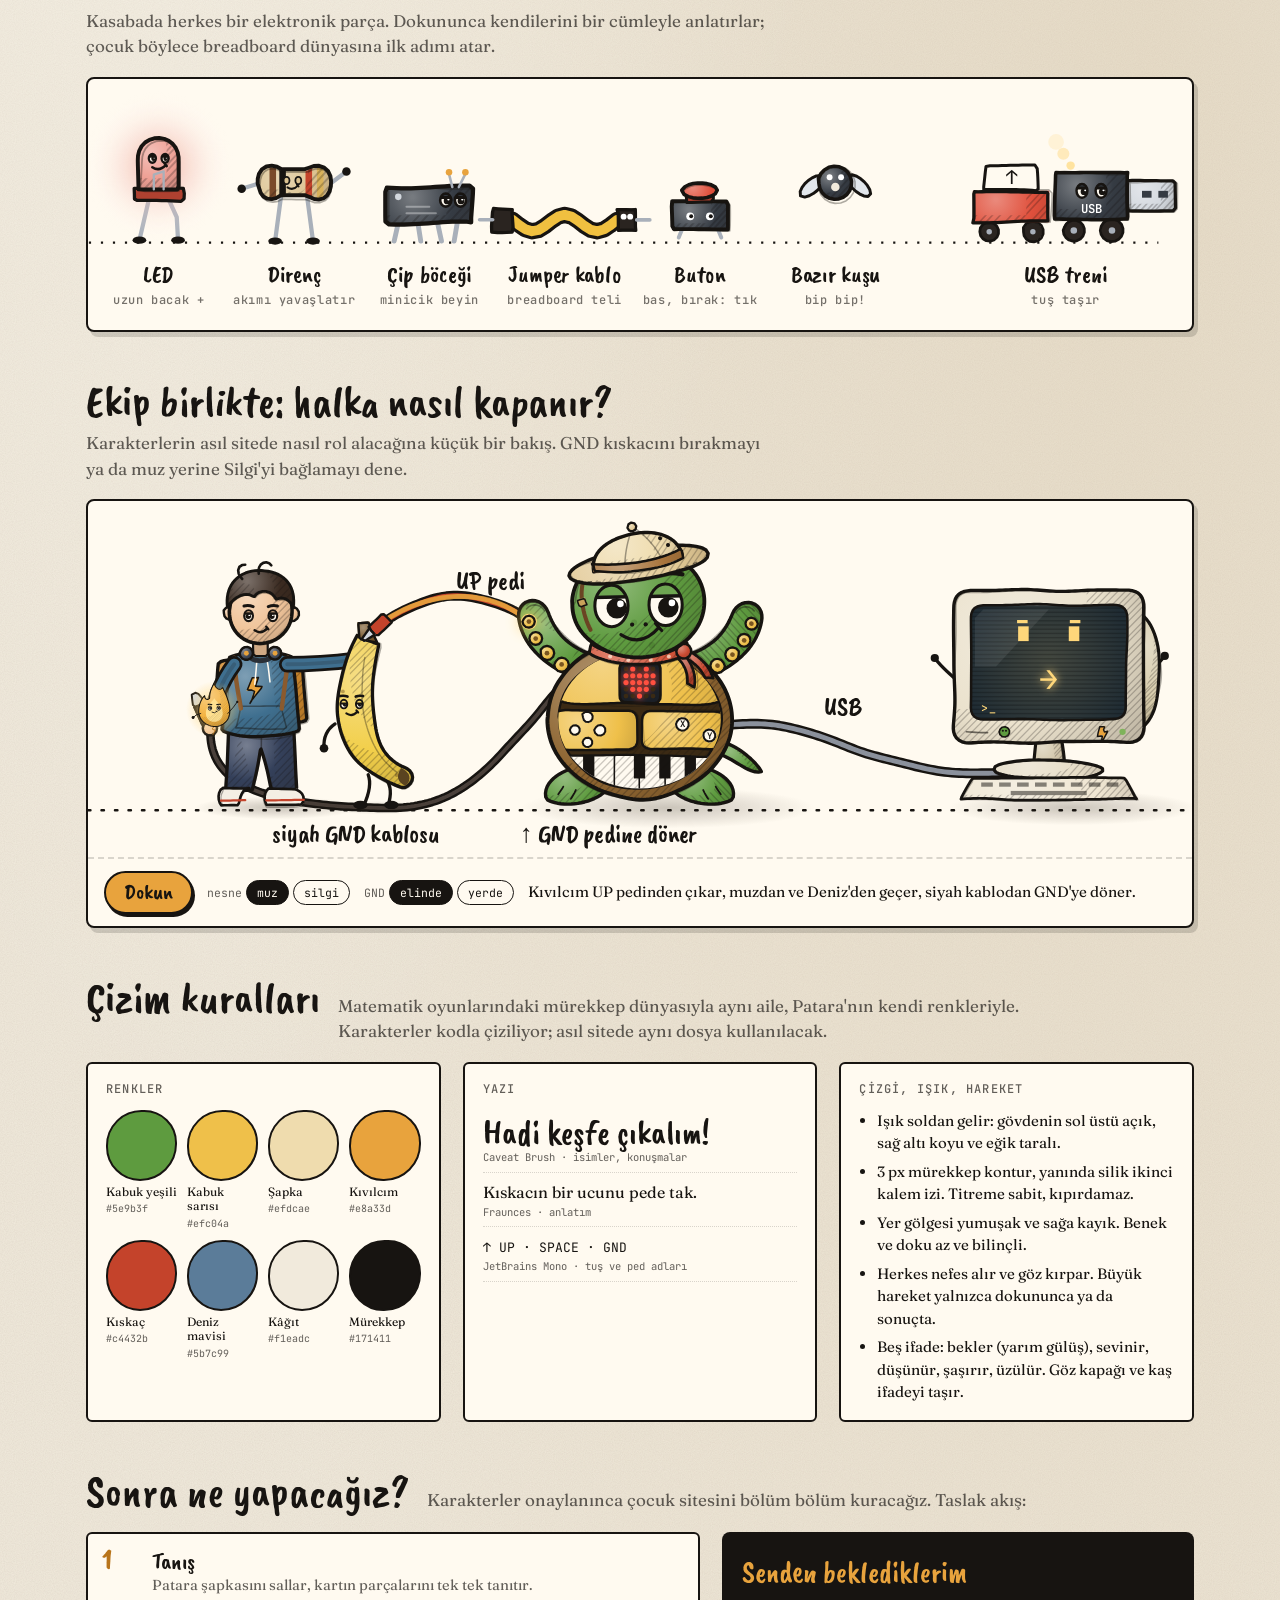
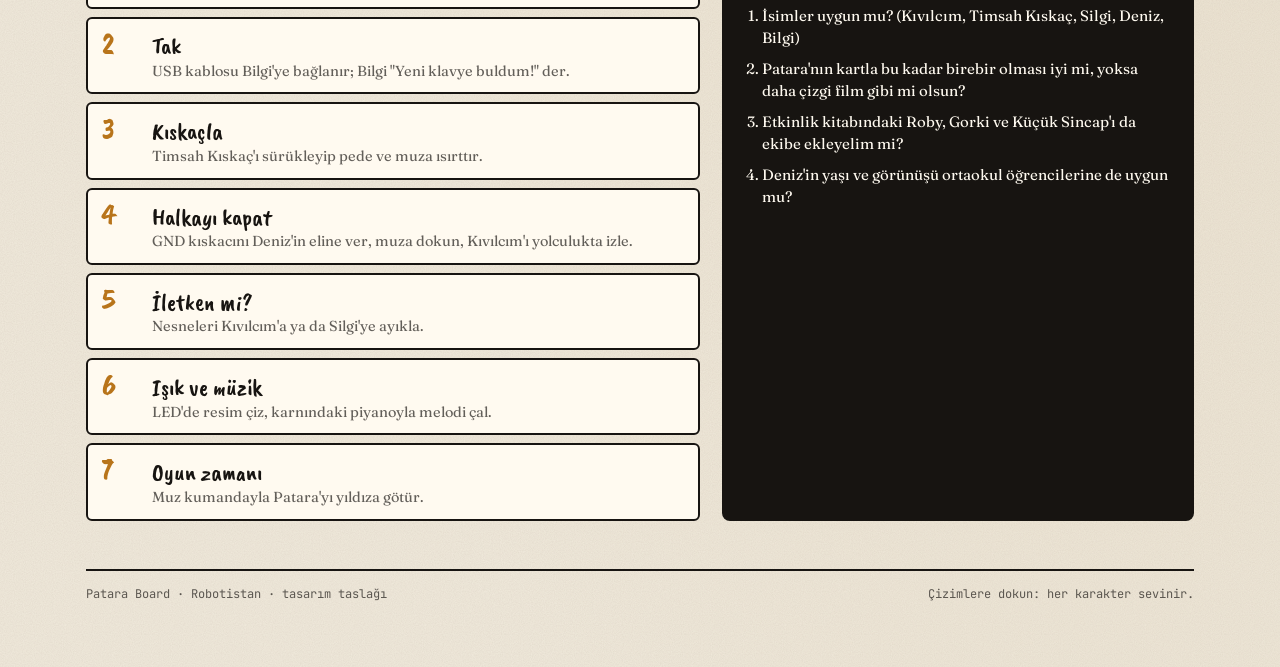
<file: tasarim/karakterler.html>
<!doctype html>
<html lang="tr">
<head>
<meta charset="utf-8">
<meta name="viewport" content="width=device-width, initial-scale=1, viewport-fit=cover">
<title>Patara'nın Ekibi</title>
<meta name="description" content="Patara Board çocuk sitesi için kahraman tasarımları: Patara, Kıvılcım, Timsah Kıskaç, İletken Dostlar, Silgi, Deniz ve Bilgi.">
<link rel="preconnect" href="https://fonts.googleapis.com">
<link rel="preconnect" href="https://fonts.gstatic.com" crossorigin>
<link href="https://fonts.googleapis.com/css2?family=Caveat+Brush&family=Fraunces:ital,opsz,wght@0,9..144,400;0,9..144,600;1,9..144,400&family=JetBrains+Mono:wght@500&display=swap" rel="stylesheet">
<style>
/* Düzen: kâğıt üstüne mürekkep eskiz defteri. Üstte boy sırası, sonra karakter kartları (her biri dört ifadeyle), Patara'nın yüzleri, ekibin birlikte oynadığı devre sahnesi. */
:root {
  --paper: #f1eadc;
  --sheet: #fffaf0;
  --ink: #171411;
  --ink-soft: rgba(23, 20, 17, .68);
  --ink-faint: rgba(23, 20, 17, .16);
  --amber: #e8a33d;
  --amber-deep: #b8741a;
  --amber-wash: rgba(232, 163, 61, .18);
  --seal: #c4432b;
  --shell: #5e9b3f;
  --shell-deep: #3f7429;
  --slate: #5b7c99;
  --brush: "Caveat Brush", "Comic Sans MS", cursive;
  --serif: "Fraunces", Georgia, serif;
  --mono: "JetBrains Mono", ui-monospace, monospace;
  --gutter: clamp(16px, 3vw, 36px);
  color-scheme: light;
}
* { box-sizing: border-box; }
body {
  margin: 0; color: var(--ink); font-family: var(--serif); font-size: 17px; line-height: 1.5;
  background-color: var(--paper);
  background-image:
    radial-gradient(ellipse at 18% 8%, rgba(255, 252, 244, .75), transparent 55%),
    radial-gradient(ellipse at 90% 60%, rgba(214, 196, 164, .35), transparent 60%),
    url("data:image/svg+xml,%3Csvg xmlns='http://www.w3.org/2000/svg' width='180' height='180'%3E%3Cfilter id='n'%3E%3CfeTurbulence type='fractalNoise' baseFrequency='.9' numOctaves='2' stitchTiles='stitch'/%3E%3CfeColorMatrix values='0 0 0 0 .1  0 0 0 0 .08  0 0 0 0 .05  0 0 0 .09 0'/%3E%3C/filter%3E%3Crect width='100%25' height='100%25' filter='url(%23n)'/%3E%3C/svg%3E");
  overflow-x: hidden;
}
.wrap { max-width: 1180px; margin: 0 auto; padding-inline: var(--gutter); padding-block: 28px 64px; }
canvas.cv { display: block; width: 100%; height: auto; max-width: 100%; }

header.top { display: flex; flex-wrap: wrap; align-items: end; justify-content: space-between; gap: 12px 32px; }
.eyebrow { font-family: var(--mono); font-size: 12px; letter-spacing: .12em; text-transform: uppercase; color: var(--ink-soft); }
h1 { font-family: var(--brush); font-weight: 400; font-size: clamp(48px, 8vw, 88px); line-height: .95; margin: 6px 0 0; text-wrap: balance; }
h1 .dot { color: var(--amber); }
.lede { max-width: 54ch; margin: 0; color: var(--ink-soft); }
.lineup { margin-top: 10px; border-bottom: 2px solid var(--ink); }

h2 { font-family: var(--brush); font-weight: 400; font-size: clamp(32px, 4.5vw, 44px); line-height: 1; margin: 0; text-wrap: balance; }
section { margin-top: 48px; }
.sec-head { display: flex; flex-wrap: wrap; align-items: baseline; gap: 6px 18px; margin-bottom: 18px; }
.sec-head p { margin: 0; color: var(--ink-soft); max-width: 62ch; }

/* Karakter kartları */
.cast { display: grid; grid-template-columns: repeat(3, minmax(0, 1fr)); gap: 22px; }
.card { background: var(--sheet); border: 2px solid var(--ink); border-radius: 6px 10px 7px 12px; box-shadow: 4px 5px 0 var(--ink-faint); display: flex; flex-direction: column; min-width: 0; }
.card.wide { grid-column: span 2; flex-direction: row; }
.card.wide .art { flex: 1.25; border-bottom: 0; border-right: 2px dashed var(--ink-faint); }
.card.wide .txt { flex: 1; }
.art { position: relative; display: flex; flex-direction: column; justify-content: center; gap: 8px; padding: 14px 12px 12px; border-bottom: 2px dashed var(--ink-faint); min-width: 0; }
.art canvas { cursor: pointer; border-radius: 4px; }
.art canvas:focus-visible { outline: 3px solid var(--amber); outline-offset: 2px; }
.chips { display: flex; flex-wrap: wrap; gap: 6px; justify-content: center; }
.chip { font-family: var(--mono); font-size: 11.5px; padding: 4px 10px; border: 1.5px solid var(--ink); border-radius: 99px; background: var(--sheet); color: var(--ink); cursor: pointer; }
.chip[aria-pressed="true"] { background: var(--ink); color: var(--sheet); }
.chip:hover { background: var(--amber-wash); }
.chip[aria-pressed="true"]:hover { background: var(--ink); }
.chip:focus-visible { outline: 3px solid var(--amber); outline-offset: 2px; }
.txt { padding: 16px 20px 20px; display: flex; flex-direction: column; gap: 8px; min-width: 0; }
.name-row { display: flex; flex-wrap: wrap; align-items: baseline; gap: 4px 12px; }
.name { font-family: var(--brush); font-size: 38px; line-height: 1; }
.role { font-family: var(--mono); font-size: 11px; letter-spacing: .1em; text-transform: uppercase; padding: 3px 8px; border: 1.5px solid var(--ink); border-radius: 99px; }
.r-amber { background: var(--amber); }
.r-green { background: #b9d89a; }
.r-red { background: #f0b3a3; }
.r-slate { background: #bccbd8; }
.r-paper { background: var(--paper); }
.txt p { margin: 0; font-size: 15.5px; }
.quote { font-family: var(--brush); font-size: 22px; line-height: 1.15; color: var(--amber-deep); }
.teach { font-size: 14px !important; color: var(--ink-soft); border-top: 1.5px dotted var(--ink-faint); padding-top: 8px; }
.teach b { color: var(--ink); font-weight: 600; }
.mini-names { display: flex; flex-wrap: wrap; gap: 6px 14px; font-family: var(--mono); font-size: 12px; }
.mini-names span::before { content: "✓ "; color: var(--shell-deep); }

/* Patara'nın yüzleri */
.faces { display: grid; grid-template-columns: repeat(5, minmax(0, 1fr)); gap: 14px; }
.face { background: var(--sheet); border: 2px solid var(--ink); border-radius: 8px; padding: 10px 10px 12px; min-width: 0; display: flex; flex-direction: column; gap: 6px; }
.face b { font-family: var(--brush); font-weight: 400; font-size: 26px; line-height: 1; }
.face span { font-size: 13.5px; color: var(--ink-soft); line-height: 1.35; }

/* Devre sahnesi */
.strip { background: var(--sheet); border: 2px solid var(--ink); border-radius: 8px; box-shadow: 4px 5px 0 var(--ink-faint); overflow: hidden; }
.strip-scroll { overflow-x: auto; }
.strip-scroll canvas { min-width: 640px; }
.strip-bar { display: flex; flex-wrap: wrap; align-items: center; gap: 10px 14px; padding: 12px 16px; border-top: 2px dashed var(--ink-faint); }
.strip-bar p { margin: 0; flex: 1 1 260px; font-size: 15px; min-width: 0; }
.btn { font-family: var(--brush); font-size: 22px; line-height: 1; padding: 8px 18px 9px; background: var(--amber); color: var(--ink); border: 2px solid var(--ink); border-radius: 99px; box-shadow: 2px 3px 0 var(--ink); cursor: pointer; }
.btn:active { transform: translateY(2px); box-shadow: 0 1px 0 var(--ink); }
.btn:focus-visible { outline: 3px solid var(--slate); outline-offset: 2px; }
.seg { display: inline-flex; gap: 4px; align-items: center; font-family: var(--mono); font-size: 11.5px; color: var(--ink-soft); }

/* Stil rehberi */
.guide { display: grid; grid-template-columns: repeat(3, minmax(0, 1fr)); gap: 22px; }
.g-box { background: var(--sheet); border: 2px solid var(--ink); border-radius: 6px; padding: 16px 18px; min-width: 0; }
.g-box h3 { font-family: var(--mono); font-size: 12px; letter-spacing: .1em; text-transform: uppercase; font-weight: 500; margin: 0 0 12px; color: var(--ink-soft); }
.sw { display: grid; grid-template-columns: repeat(4, minmax(0, 1fr)); gap: 10px; }
.sw div { display: flex; flex-direction: column; gap: 4px; font-size: 12px; line-height: 1.2; }
.sw i { display: block; aspect-ratio: 1; max-width: 100%; border: 2px solid var(--ink); border-radius: 50% 46% 52% 48%; }
.sw code { font-family: var(--mono); font-size: 10px; color: var(--ink-soft); }
.type-sample .b { font-family: var(--brush); font-size: 34px; line-height: 1; }
.type-sample .s { font-family: var(--serif); font-size: 16px; }
.type-sample .m { font-family: var(--mono); font-size: 13px; }
.type-sample > div { padding: 6px 0; border-bottom: 1.5px dotted var(--ink-faint); }
.type-sample small { display: block; font-family: var(--mono); font-size: 10.5px; color: var(--ink-soft); }
.g-box ul { margin: 0; padding-left: 18px; font-size: 15px; display: grid; gap: 6px; }

/* Sonraki adım */
.next { display: grid; grid-template-columns: minmax(0, 1.3fr) minmax(0, 1fr); gap: 22px; }
.chapters { list-style: none; margin: 0; padding: 0; display: grid; gap: 8px; counter-reset: ch; }
.chapters li { counter-increment: ch; display: grid; grid-template-columns: 40px minmax(0, 1fr); gap: 10px; align-items: baseline; background: var(--sheet); border: 2px solid var(--ink); border-radius: 6px; padding: 10px 14px; }
.chapters li::before { content: counter(ch); font-family: var(--brush); font-size: 30px; line-height: 1; color: var(--amber-deep); }
.chapters b { font-family: var(--brush); font-weight: 400; font-size: 24px; line-height: 1; }
.chapters span { display: block; font-size: 14.5px; color: var(--ink-soft); }
.ask { background: var(--ink); color: var(--sheet); border-radius: 8px; padding: 18px 20px; }
.ask h3 { font-family: var(--brush); font-weight: 400; font-size: 30px; margin: 0 0 10px; color: var(--amber); }
.ask ol { margin: 0; padding-left: 20px; display: grid; gap: 8px; font-size: 15px; }

footer { margin-top: 48px; padding-top: 14px; border-top: 2px solid var(--ink); font-family: var(--mono); font-size: 12px; color: var(--ink-soft); display: flex; flex-wrap: wrap; gap: 8px 24px; justify-content: space-between; }

@media (max-width: 900px) {
  .cast, .guide { grid-template-columns: minmax(0, 1fr) minmax(0, 1fr); }
  .card.wide { grid-column: 1 / -1; }
  .next { grid-template-columns: minmax(0, 1fr); }
  .faces { grid-template-columns: repeat(3, minmax(0, 1fr)); }
}
@media (max-width: 520px) {
  .faces { grid-template-columns: repeat(2, minmax(0, 1fr)); }
}
@media (max-width: 620px) {
  .cast, .guide { grid-template-columns: minmax(0, 1fr); }
  .card.wide { flex-direction: column; }
  .card.wide .art { border-right: 0; border-bottom: 2px dashed var(--ink-faint); }
}
</style>
</head>
<body>
<div class="wrap">
  <header class="top">
    <div>
      <div class="eyebrow">Patara Board · çocuk sitesi · kahraman tasarımları, 3. taslak · 7–14 yaş</div>
      <h1>Patara'nın Ekibi<span class="dot">.</span></h1>
    </div>
    <p class="lede">İlkokul ve ortaokul öğrencileri kartı bu karakterlerle tanıyacak. Bebeksi değil, macera çizgi romanı tadında: göz kapakları ve kalın kaşlarla oynayan yüzler, kendinden emin duruşlar. Çizim tekniği Nokta'nın Kasabası ile aynı: ışık soldan, gölge tarafı taralı, çift kalem izi.</p>
  </header>
  <div class="lineup"><canvas class="cv" id="lineup" role="img" aria-label="Ekip boy sırasında: Bilgi, Deniz, Patara, Kıvılcım, Timsah Kıskaç, Silgi, Muz ve Elma yan yana duruyor"></canvas></div>

  <!-- ===================== KARAKTERLER ===================== -->
  <section aria-labelledby="h-cast">
    <div class="sec-head">
      <h2 id="h-cast">Kahramanlar</h2>
      <p>Yedi karakter, her biri beş ifadeyle. Düğmelerle ifadeyi değiştir; çizime dokununca sevinir.</p>
    </div>

    <div class="cast">
      <article class="card wide">
        <div class="art">
          <canvas class="cv" data-char="patara" tabindex="0" role="img" aria-label="Patara: safari şapkalı yeşil kaplumbağa; kollarında altın pedler, kabuğunda 5×5 LED ve piyano"></canvas>
          <div class="chips" data-for="patara"></div>
        </div>
        <div class="txt">
          <div class="name-row"><span class="name">Patara</span><span class="role r-green">rehber · kartın kendisi</span></div>
          <p>Safari şapkalı, kırmızı fularlı kâşif kaplumbağa. Meraklı, sabırlı, biraz da gösterişçi; her şeyi önce kendisi denemek ister. Kollarındaki altın pedlere bir şey bağlanınca o şey <b>tuşa dönüşür</b>. Kabuğundaki 25 ışıkla duygusunu gösterir, karnındaki piyanoyla şarkı söyler.</p>
          <p class="quote">"Hadi keşfe çıkalım! Bana bir muz bağla, bak ne olacak."</p>
          <p class="teach"><b>Öğrettiği:</b> sol kolda ↑ ← → ↓, sağ kolda Space, sol/sağ tık, Enter; iki kolun dibinde GND. 5×5 LED, dokunmatik piyano, yön ve X/Y tuşları.</p>
        </div>
      </article>

      <article class="card">
        <div class="art">
          <canvas class="cv" data-char="spark" tabindex="0" role="img" aria-label="Kıvılcım: alev biçimli, parlayan küçük elektrik karakteri"></canvas>
          <div class="chips" data-for="spark"></div>
        </div>
        <div class="txt">
          <div class="name-row"><span class="name">Kıvılcım</span><span class="role r-amber">akım</span></div>
          <p>Minicik, hızlı ve hep yolda. Patara'nın pedinden çıkar, kablodan kayar, muzdan geçer, sana uğrar ve GND'den eve döner. Yol bulamazsa sönükleşip bekler.</p>
          <p class="quote">"Bana bir yol ver, gerisini ben hallederim!"</p>
          <p class="teach"><b>Öğrettiği:</b> akım bir <b>halka</b> ister. Halka kapanınca Patara tuşa basar.</p>
        </div>
      </article>

      <article class="card">
        <div class="art">
          <canvas class="cv" data-char="clip" tabindex="0" role="img" aria-label="Timsah Kıskaç: kırmızı lastik gövdeli, gümüş çeneli, gözlü timsah klips"></canvas>
          <div class="chips" data-for="clip"></div>
        </div>
        <div class="txt">
          <div class="name-row"><span class="name">Timsah Kıskaç</span><span class="role r-red">bağlayıcı</span></div>
          <p>Sırtı dikenli, bakışı havalı. Isırır ama acıtmaz, sadece sıkı tutar. Bir ağzıyla Patara'nın pedine, öbür ucuyla muza tutunur. Siyah ikizi <b>GND Kıskaç</b> her zaman çocuğun elinde durur.</p>
          <p class="quote">"Hap! Tuttum, bırakmam."</p>
          <p class="teach"><b>Öğrettiği:</b> kablonun bir ucu pede, öbür ucu nesneye. Siyah kablo GND'ye ve sana.</p>
        </div>
      </article>

      <article class="card wide">
        <div class="art">
          <canvas class="cv" data-char="friends" tabindex="0" role="img" aria-label="İletken Dostlar: muz, elma, oyun hamuru ve kaşık; hepsinin yüzü, kolları var"></canvas>
          <div class="chips" data-for="friends"></div>
        </div>
        <div class="txt">
          <div class="name-row"><span class="name">İletken Dostlar</span><span class="role r-paper">nesneler</span></div>
          <div class="mini-names"><span>Muz</span><span>Elma</span><span>Oyun hamuru</span><span>Kaşık</span></div>
          <p>Kıvılcım'ın içinden rahatça geçebildiği nesneler. Her biri kıskaçla bir pede bağlanınca bir tuş olur: muz ↑, elma ←, hamur →, kaşık ↓. Kırtasiye takımı da yolda: folyo, madeni para, anahtar, kalem çizgisi.</p>
          <p class="quote">"Bana dokun, yukarı ok olayım!"</p>
          <p class="teach"><b>Öğrettiği:</b> su ve metal içeren şeyler iletkendir; mutfak bir oyun kumandasına dönüşebilir.</p>
        </div>
      </article>

      <article class="card">
        <div class="art">
          <canvas class="cv" data-char="silgi" tabindex="0" role="img" aria-label="Silgi: kollarını kavuşturmuş kırmızı-mavi silgi; küçük bir kıvılcım ona çarpıp geri sekiyor"></canvas>
          <div class="chips" data-for="silgi"></div>
        </div>
        <div class="txt">
          <div class="name-row"><span class="name">Silgi</span><span class="role r-slate">yalıtkan</span></div>
          <p>Boynunda hakem düdüğü, huysuz değil sadece kuralcı. Kıvılcım'ı içinden geçirmez; plastik, lastik, tahta ve kâğıt onun takımı. Silgiye bağlanan ped hiçbir tuşa basmaz.</p>
          <p class="quote">"Dur bakalım! Buradan geçiş yok."</p>
          <p class="teach"><b>Öğrettiği:</b> iletken mi, yalıtkan mı? Etkinlik kitabındaki ayıklama oyununun hakemi.</p>
        </div>
      </article>

      <article class="card">
        <div class="art">
          <canvas class="cv" data-char="deniz" tabindex="0" role="img" aria-label="Deniz: bir elinde siyah GND kıskacı tutan, öbür eliyle dokunmak için uzanan çocuk"></canvas>
          <div class="chips" data-for="deniz"></div>
        </div>
        <div class="txt">
          <div class="name-row"><span class="name">Deniz</span><span class="role r-slate">sen</span></div>
          <p>Ekranın önündeki çocuk, yani oyuncunun kendisi: 11–12 yaşında, kapüşonlu, boynunda kulaklık, sırtında çanta. Bir elinde siyah GND kıskacı, öbür eliyle muza uzanıyor.</p>
          <p class="quote">"Halkayı ben tamamlarım!"</p>
          <p class="teach"><b>Öğrettiği:</b> GND kıskacını tutmazsan devre açık kalır. Vücudun da halkanın bir parçası.</p>
        </div>
      </article>

      <article class="card">
        <div class="art">
          <canvas class="cv" data-char="pc" tabindex="0" role="img" aria-label="Bilgi: kollu, piksel yüzlü, çıkartmalı eski tip bilgisayar; ekranında gelen tuş görünüyor"></canvas>
          <div class="chips" data-for="pc"></div>
        </div>
        <div class="txt">
          <div class="name-row"><span class="name">Bilgi</span><span class="role r-paper">bilgisayar</span></div>
          <p>Patara'yı sıradan bir klavye ve fare sanır, sürücü ya da kurulum istemez. Muzu, kaşığı görmez; sadece gelen tuşu görür ve ekranında gösterir.</p>
          <p class="quote">"Yukarı ok geldi! Kim bastı acaba?"</p>
          <p class="teach"><b>Öğrettiği:</b> USB ile tak ve oyna. Scratch, sunum, müzik, klavyeyle çalışan her şey.</p>
        </div>
      </article>
    </div>
  </section>

  <!-- ===================== PATARA'NIN YÜZLERİ ===================== -->
  <section aria-labelledby="h-faces">
    <div class="sec-head">
      <h2 id="h-faces">Patara'nın yüzleri</h2>
      <p>Rehber beş duyguyla konuşur. Kabuktaki LED de yüzüyle birlikte değişir; çocuk ekrana bakmadan karttan anlayabilir.</p>
    </div>
    <div class="faces">
      <div class="face"><canvas class="cv" data-face="idle" role="img" aria-label="Patara bekliyor, gülümsüyor"></canvas><b>Bekler</b><span>Yönerge verirken, çocuk düşünürken.</span></div>
      <div class="face"><canvas class="cv" data-face="happy" role="img" aria-label="Patara seviniyor, gözleri kapalı gülüyor"></canvas><b>Sevinir</b><span>Halka kapandı, doğru tuşa basıldı. LED'de kalp.</span></div>
      <div class="face"><canvas class="cv" data-face="think" role="img" aria-label="Patara düşünüyor, bir kaşı kalkık"></canvas><b>Düşünür</b><span>"Sence?" sorusu: çocuğa tahmin için zaman tanır.</span></div>
      <div class="face"><canvas class="cv" data-face="surprised" role="img" aria-label="Patara şaşırmış, gözleri kocaman"></canvas><b>Şaşırır</b><span>Beklenmedik bir sonuç, yeni bir keşif.</span></div>
      <div class="face"><canvas class="cv" data-face="sad" role="img" aria-label="Patara üzgün, kaşları düşük"></canvas><b>Üzülür</b><span>Devre açık kaldı ya da yalıtkan seçildi. Hiç azarlamaz.</span></div>
    </div>
  </section>

  <!-- ===================== KASABALILAR ===================== -->
  <section aria-labelledby="h-town">
    <div class="sec-head">
      <h2 id="h-town">Devre Kasabası'nın sakinleri</h2>
      <p>Kasabada herkes bir elektronik parça. Dokununca kendilerini bir cümleyle anlatırlar; çocuk böylece breadboard dünyasına ilk adımı atar.</p>
    </div>
    <div class="strip"><div class="strip-scroll"><canvas class="cv" id="town" role="img" aria-label="Kasabalılar: yürüyen LED, direnç, çip böceği, jumper kablo, buton, bazır kuşu ve USB treni"></canvas></div></div>
  </section>

  <!-- ===================== DEVRE SAHNESİ ===================== -->
  <section aria-labelledby="h-strip">
    <div class="sec-head">
      <h2 id="h-strip">Ekip birlikte: halka nasıl kapanır?</h2>
      <p>Karakterlerin asıl sitede nasıl rol alacağına küçük bir bakış. GND kıskacını bırakmayı ya da muz yerine Silgi'yi bağlamayı dene.</p>
    </div>
    <div class="strip">
      <div class="strip-scroll"><canvas class="cv" id="strip" role="img" aria-label="Deniz bir elinde GND kıskacını tutup muza dokunuyor; Kıvılcım Patara'nın UP pedinden muza, Deniz'e ve siyah kablodan GND'ye dönüyor; Bilgi ekranında yukarı oku gösteriyor"></canvas></div>
      <div class="strip-bar">
        <button class="btn" type="button" id="runLoop">Dokun</button>
        <span class="seg" role="group" aria-label="Pede bağlı nesne">nesne
          <button class="chip" type="button" id="objMuz" aria-pressed="true">muz</button>
          <button class="chip" type="button" id="objSilgi" aria-pressed="false">silgi</button>
        </span>
        <span class="seg" role="group" aria-label="GND kıskacı">GND
          <button class="chip" type="button" id="gndOn" aria-pressed="true">elinde</button>
          <button class="chip" type="button" id="gndOff" aria-pressed="false">yerde</button>
        </span>
        <p id="loopMsg" aria-live="polite">Kıvılcım UP pedinden çıkar, muzdan ve Deniz'den geçer, siyah kablodan GND'ye döner.</p>
      </div>
    </div>
  </section>

  <!-- ===================== STİL REHBERİ ===================== -->
  <section aria-labelledby="h-guide">
    <div class="sec-head">
      <h2 id="h-guide">Çizim kuralları</h2>
      <p>Matematik oyunlarındaki mürekkep dünyasıyla aynı aile, Patara'nın kendi renkleriyle. Karakterler kodla çiziliyor; asıl sitede aynı dosya kullanılacak.</p>
    </div>
    <div class="guide">
      <div class="g-box">
        <h3>Renkler</h3>
        <div class="sw">
          <div><i style="background:#5e9b3f"></i>Kabuk yeşili<code>#5e9b3f</code></div>
          <div><i style="background:#efc04a"></i>Kabuk sarısı<code>#efc04a</code></div>
          <div><i style="background:#efdcae"></i>Şapka<code>#efdcae</code></div>
          <div><i style="background:#e8a33d"></i>Kıvılcım<code>#e8a33d</code></div>
          <div><i style="background:#c4432b"></i>Kıskaç<code>#c4432b</code></div>
          <div><i style="background:#5b7c99"></i>Deniz mavisi<code>#5b7c99</code></div>
          <div><i style="background:#f1eadc"></i>Kâğıt<code>#f1eadc</code></div>
          <div><i style="background:#171411"></i>Mürekkep<code>#171411</code></div>
        </div>
      </div>
      <div class="g-box type-sample">
        <h3>Yazı</h3>
        <div><span class="b">Hadi keşfe çıkalım!</span><small>Caveat Brush · isimler, konuşmalar</small></div>
        <div><span class="s">Kıskacın bir ucunu pede tak.</span><small>Fraunces · anlatım</small></div>
        <div><span class="m">↑ UP · SPACE · GND</span><small>JetBrains Mono · tuş ve ped adları</small></div>
      </div>
      <div class="g-box">
        <h3>Çizgi, ışık, hareket</h3>
        <ul>
          <li>Işık soldan gelir: gövdenin sol üstü açık, sağ altı koyu ve eğik taralı.</li>
          <li>3 px mürekkep kontur, yanında silik ikinci kalem izi. Titreme sabit, kıpırdamaz.</li>
          <li>Yer gölgesi yumuşak ve sağa kayık. Benek ve doku az ve bilinçli.</li>
          <li>Herkes nefes alır ve göz kırpar. Büyük hareket yalnızca dokununca ya da sonuçta.</li>
          <li>Beş ifade: bekler (yarım gülüş), sevinir, düşünür, şaşırır, üzülür. Göz kapağı ve kaş ifadeyi taşır.</li>
        </ul>
      </div>
    </div>
  </section>

  <!-- ===================== SONRAKİ ADIM ===================== -->
  <section aria-labelledby="h-next">
    <div class="sec-head">
      <h2 id="h-next">Sonra ne yapacağız?</h2>
      <p>Karakterler onaylanınca çocuk sitesini bölüm bölüm kuracağız. Taslak akış:</p>
    </div>
    <div class="next">
      <ol class="chapters">
        <li><div><b>Tanış</b><span>Patara şapkasını sallar, kartın parçalarını tek tek tanıtır.</span></div></li>
        <li><div><b>Tak</b><span>USB kablosu Bilgi'ye bağlanır; Bilgi "Yeni klavye buldum!" der.</span></div></li>
        <li><div><b>Kıskaçla</b><span>Timsah Kıskaç'ı sürükleyip pede ve muza ısırttır.</span></div></li>
        <li><div><b>Halkayı kapat</b><span>GND kıskacını Deniz'in eline ver, muza dokun, Kıvılcım'ı yolculukta izle.</span></div></li>
        <li><div><b>İletken mi?</b><span>Nesneleri Kıvılcım'a ya da Silgi'ye ayıkla.</span></div></li>
        <li><div><b>Işık ve müzik</b><span>LED'de resim çiz, karnındaki piyanoyla melodi çal.</span></div></li>
        <li><div><b>Oyun zamanı</b><span>Muz kumandayla Patara'yı yıldıza götür.</span></div></li>
      </ol>
      <aside class="ask">
        <h3>Senden beklediklerim</h3>
        <ol>
          <li>İsimler uygun mu? (Kıvılcım, Timsah Kıskaç, Silgi, Deniz, Bilgi)</li>
          <li>Patara'nın kartla bu kadar birebir olması iyi mi, yoksa daha çizgi film gibi mi olsun?</li>
          <li>Etkinlik kitabındaki Roby, Gorki ve Küçük Sincap'ı da ekibe ekleyelim mi?</li>
          <li>Deniz'in yaşı ve görünüşü ortaokul öğrencilerine de uygun mu?</li>
        </ol>
      </aside>
    </div>
  </section>

  <footer>
    <span>Patara Board · Robotistan · tasarım taslağı</span>
    <span>Çizimlere dokun: her karakter sevinir.</span>
  </footer>
</div>

<script src="../cocuk/js/patara-cizim.js"></script>
<script src="../cocuk/js/kasabalilar.js"></script>
<script>
(() => {
  const reduce = matchMedia('(prefers-reduced-motion: reduce)').matches;
  const C = PT.C, CH = PT.chars;
  const STATES = [['idle', 'bekler'], ['happy', 'sevinir'], ['think', 'düşünür'], ['surprised', 'şaşırır'], ['sad', 'üzülür']];
  const views = [];
  const io = 'IntersectionObserver' in window ? new IntersectionObserver((es) => es.forEach((e) => { const v = views.find((x) => x.cv === e.target); if (v) v.vis = e.isIntersecting; })) : null;

  function view(cv, box, draw) {
    const v = { cv, ctx: cv.getContext('2d'), box, draw, vis: true };
    v.K = PT.Ink(v.ctx);
    cv.style.aspectRatio = `${box[2] - box[0]} / ${box[3] - box[1]}`;
    views.push(v); if (io) io.observe(cv);
    return v;
  }
  function paint(v, t) {
    const { cv, ctx, box } = v, dpr = Math.min(2, devicePixelRatio || 1), w = cv.clientWidth, h = cv.clientHeight;
    if (!w || !h) return;
    const W = Math.round(w * dpr), H = Math.round(h * dpr);
    if (cv.width !== W || cv.height !== H) { cv.width = W; cv.height = H; }
    const bw = box[2] - box[0], bh = box[3] - box[1], s = Math.min(w / bw, h / bh);
    ctx.setTransform(1, 0, 0, 1, 0, 0); ctx.clearRect(0, 0, W, H);
    ctx.setTransform(dpr * s, 0, 0, dpr * s, dpr * ((w - bw * s) / 2 - box[0] * s), dpr * ((h - bh * s) / 2 - box[1] * s));
    v.K.t = t; v.draw(v.K, t);
  }
  // karakteri yerleştir: kutusunun sol kenarı x, zemini gy, ölçek s
  const place = (K, ch, x, gy, s, o) => K.at(x - ch.box[0] * s, gy - ch.ground * s, s, () => ch.draw(K, o));
  // karakteri kendi koordinat başlangıcından yerleştir
  const at0 = (K, ch, x, gy, s, o) => K.at(x, gy - ch.ground * s, s, () => ch.draw(K, o));

  /* ── Boy sırası ── */
  const LINE = [['pc', 0.74, 'Bilgi'], ['deniz', 0.9, 'Deniz'], ['patara', 1, 'Patara'], ['spark', 0.62, 'Kıvılcım'], ['clip', 0.72, 'Timsah Kıskaç'], ['silgi', 0.72, 'Silgi'], ['muz', 0.8, 'Muz'], ['elma', 0.8, 'Elma']];
  const G0 = 290;
  let lx = 10;
  const lay = LINE.map(([id, s, name], i) => { const ch = CH[id], w = (ch.box[2] - ch.box[0]) * s, it = { ch, s, name, x: lx, w, i }; lx += w + 6; return it; });
  view(document.getElementById('lineup'), [0, 0, lx + 4, 334], (K, t) => {
    const c = K.ctx;
    c.strokeStyle = C.INK; c.lineWidth = 2; c.setLineDash([2, 9]); c.lineCap = 'round'; c.beginPath(); c.moveTo(0, G0 + 4); c.lineTo(lx + 4, G0 + 4); c.stroke(); c.setLineDash([]);
    lay.forEach((it) => {
      const happy = !reduce && (t + it.i * 1.9) % 11 < 1.3;
      place(K, it.ch, it.x, G0, it.s, { state: happy ? 'happy' : 'idle', ph: it.i, noSpark: true });
      c.fillStyle = C.INK; c.font = '24px "Caveat Brush", "Comic Sans MS", cursive'; c.textAlign = 'center'; c.textBaseline = 'alphabetic';
      c.fillText(it.name, it.x + it.w / 2, G0 + 34);
    });
  });

  /* ── Karakter kartları ── */
  const FR = [['muz', 0], ['elma', 112], ['hamur', 222], ['kasik', 330]];
  const friends = { box: [0, 0, 430, 196], ground: 188, draw(K, o) { FR.forEach(([id, x], i) => K.at(x, 0, 1, () => CH[id].draw(K, { ...o, ph: i * 1.3 }))); } };
  document.querySelectorAll('canvas[data-char]').forEach((cv) => {
    const id = cv.dataset.char, ch = id === 'friends' ? friends : CH[id];
    const st = { state: 'idle', until: 0 };
    view(cv, ch.box, (K) => ch.draw(K, { state: performance.now() < st.until ? 'happy' : st.state }));
    const chips = document.querySelector(`.chips[data-for="${id}"]`);
    STATES.forEach(([s, label]) => {
      const b = document.createElement('button');
      b.type = 'button'; b.className = 'chip'; b.textContent = label;
      b.setAttribute('aria-pressed', String(s === 'idle'));
      b.addEventListener('click', () => { st.state = s; st.until = 0; chips.querySelectorAll('.chip').forEach((x) => x.setAttribute('aria-pressed', String(x === b))); });
      chips.appendChild(b);
    });
    const poke = () => { st.until = performance.now() + 1800; };
    cv.addEventListener('click', poke);
    cv.addEventListener('keydown', (e) => { if (e.key === 'Enter' || e.key === ' ') { e.preventDefault(); poke(); } });
  });

  /* ── Kasabalılar ── */
  const TOWN = [['led', 'LED', 'uzun bacak +'], ['direnc', 'Direnç', 'akımı yavaşlatır'], ['cip', 'Çip böceği', 'minicik beyin'], ['jumper', 'Jumper kablo', 'breadboard teli'], ['buton', 'Buton', 'bas, bırak: tık'], ['bip', 'Bazır kuşu', 'bip bip!']];
  view(document.getElementById('town'), [0, 0, 1010, 230], (K, t) => {
    const c = K.ctx;
    c.strokeStyle = C.INK; c.lineWidth = 2; c.setLineDash([2, 9]); c.beginPath(); c.moveTo(0, 150); c.lineTo(980, 150); c.stroke(); c.setLineDash([]);
    TOWN.forEach(([k, name, note], i) => {
      const x = 64 + i * 124, o = { walk: true, ph: i, col: PT.town.LEDCOL[i % 4], lit: k === 'led' && Math.sin(t * 2) > 0.3, beep: Math.sin(t * 3) > 0.6 };
      K.at(x, k === 'bip' ? 96 : 150, 1.5, () => PT.town[k](K, o));
      c.fillStyle = C.INK; c.font = '22px "Caveat Brush", "Comic Sans MS", cursive'; c.textAlign = 'center'; c.textBaseline = 'alphabetic'; c.fillText(name, x, 186);
      c.fillStyle = 'rgba(23,20,17,.6)'; c.font = '500 11px "JetBrains Mono", monospace'; c.fillText(note, x, 206);
    });
    K.at(845, 150, 1.25, () => { PT.town.wagon(K, '↑', PT.town.LEDCOL[0]); });
    K.at(945, 150, 1.25, () => PT.town.loco(K));
    c.fillStyle = C.INK; c.font = '22px "Caveat Brush", "Comic Sans MS", cursive'; c.textAlign = 'center'; c.fillText('USB treni', 895, 186);
    c.fillStyle = 'rgba(23,20,17,.6)'; c.font = '500 11px "JetBrains Mono", monospace'; c.fillText('tuş taşır', 895, 206);
  });

  /* ── Patara'nın yüzleri ── */
  document.querySelectorAll('canvas[data-face]').forEach((cv) => {
    const s = cv.dataset.face;
    view(cv, [34, -4, 226, 150], (K) => { K.noShadow = true; CH.patara.draw(K, { state: s }); });
  });

  /* ── Devre sahnesi ── */
  const FLOOR = 290;
  const UP_MUZ = 'M359 138 C 320 104 262 116 226 150';
  const P = {
    ok: UP_MUZ + ' L 216 169 L 164 171 L 117 171 L 99 225 C 96 274 150 292 250 290 C 330 288 350 214 401 181',
    nognd: UP_MUZ + ' L 216 169 L 164 171 L 117 171 L 99 225',
    silgi: 'M359 138 C 320 120 270 150 238 188',
  };
  const GND_HELD = 'M99 225 C 96 274 150 292 250 290 C 330 288 350 214 401 181';
  const GND_DROP = 'M401 181 C 350 214 330 288 250 290 C 190 291 150 291 124 289';
  const USB = 'M522 222 C 600 214 640 268 746 262';
  const S = { obj: 'muz', gnd: true, phase: 'idle', t0: 0, out: null };
  const msg = document.getElementById('loopMsg');
  const MSG = {
    idle: () => (S.obj === 'silgi' ? "UP pedi Silgi'ye bağlı. Dokununca ne olacak?" : S.gnd ? "Kıvılcım UP pedinden çıkar, muzdan ve Deniz'den geçer, siyah kablodan GND'ye döner." : 'GND kıskacı yerde. Muza dokunursan ne olur?'),
    ok: 'Halka kapandı! Patara ↑ tuşuna bastı, Bilgi ekranında yukarı oku gördü.',
    nognd: "Kıvılcım Deniz'in elinde kaldı: GND kıskacı elinde değil, halka açık. Kıskacı geri al.",
    silgi: 'Silgi yalıtkan: Kıvılcım geçemedi, geri sekti. Hiçbir tuşa basılmadı.',
  };
  const setMsg = (k) => { msg.textContent = typeof MSG[k] === 'function' ? MSG[k]() : MSG[k]; };
  const route = () => (S.obj === 'silgi' ? 'silgi' : S.gnd ? 'ok' : 'nognd');
  const RUN = 4.2, END = 3.4;
  function run() { if (S.phase === 'run') return; S.out = route(); S.phase = 'run'; S.t0 = performance.now() / 1000; }
  const label = (K, txt, x, y, col = C.INK) => { const c = K.ctx; c.fillStyle = col; c.font = '21px "Caveat Brush", "Comic Sans MS", cursive'; c.textAlign = 'left'; c.textBaseline = 'alphabetic'; c.fillText(txt, x, y); };
  const smallClip = (K, x, y, a, col) => K.rot(x, y, a, () => {
    K.shape(`M${x} ${y - 5} L ${x + 16} ${y - 5} L ${x + 16} ${y + 5} L ${x} ${y + 5} Z`, { fill: col, w: 2, hatch: false, trace: false });
    K.shape(`M${x} ${y - 4} L ${x - 11} ${y - 2} L ${x - 11} ${y + 2} L ${x} ${y + 4} Z`, { fill: C.METAL, w: 2, hatch: false, trace: false });
  });
  view(document.getElementById('strip'), [0, 40, 900, 330], (K) => {
    const c = K.ctx, now = performance.now() / 1000;
    let f = 0, end = false;
    if (S.phase === 'run') { f = Math.min(1, (now - S.t0) / (reduce ? 0.01 : RUN)); if (f >= 1) { S.phase = 'end'; S.t0 = now; setMsg(S.out); } }
    else if (S.phase === 'end') { f = 1; end = true; if (now - S.t0 > END) { S.phase = 'idle'; setMsg('idle'); } }
    const out = S.phase === 'idle' ? null : S.out, path = P[out || route()];
    // zemin ve kablolar
    c.strokeStyle = C.INK; c.lineWidth = 2; c.setLineDash([2, 9]); c.lineCap = 'round'; c.beginPath(); c.moveTo(0, FLOOR + 2); c.lineTo(900, FLOOR + 2); c.stroke(); c.setLineDash([]);
    K.line(USB, { w: 8, trace: false }); K.line(USB, { w: 4, color: '#8b919c', trace: false });
    const up = S.obj === 'silgi' ? P.silgi : UP_MUZ;
    K.line(up, { w: 8, trace: false }); K.line(up, { w: 4, color: C.SEAL, trace: false });
    const gw = S.gnd ? GND_HELD : GND_DROP;
    K.line(gw, { w: 7, trace: false }); K.line(gw, { w: 3, color: '#4a403a', trace: false });
    if (S.phase !== 'idle') {
      const pts = PT.geo(path).runs[0].pts, n = Math.max(1, Math.floor(f * (pts.length - 1)));
      c.strokeStyle = C.AMBER; c.lineWidth = 4; c.lineCap = 'round'; c.lineJoin = 'round'; c.globalAlpha = 0.9;
      c.beginPath(); pts.slice(0, n + 1).forEach((p, i) => (i ? c.lineTo(p[0], p[1]) : c.moveTo(p[0], p[1]))); c.stroke(); c.globalAlpha = 1;
    }
    // karakterler
    const ok = end && out === 'ok', bad = end && out !== 'ok', running = S.phase === 'run';
    at0(K, CH.deniz, 40, FLOOR, 0.9, { state: ok ? 'happy' : end && out === 'nognd' ? 'surprised' : 'idle', gnd: S.gnd, noWire: true });
    if (S.obj === 'muz') at0(K, CH.muz, 178, FLOOR, 0.9, { state: ok ? 'happy' : 'idle' });
    else at0(K, CH.silgi, 156, FLOOR, 0.78, { state: end && out === 'silgi' ? 'happy' : 'idle', noSpark: true });
    at0(K, CH.patara, 330, FLOOR, 0.92, { state: ok ? 'happy' : bad ? (out === 'nognd' ? 'surprised' : 'sad') : S.phase === 'idle' && (S.obj === 'silgi' || !S.gnd) ? 'think' : 'idle', pad: running || ok ? 'up' : null, led: ok ? 'up' : null });
    at0(K, CH.pc, 680, FLOOR, 0.86, { state: ok ? 'happy' : bad ? 'sad' : 'idle', key: ok ? '↑' : bad ? '?' : undefined });
    // kıskaç uçları
    if (S.obj === 'muz') smallClip(K, 232, 146, -0.75, C.SEAL); else smallClip(K, 244, 184, -0.9, C.SEAL);
    if (!S.gnd) smallClip(K, 120, 286, 0.1, '#2a2420');
    // Kıvılcım
    if (S.phase !== 'idle') {
      let [x, y] = PT.along(path, f);
      if (end && out === 'silgi') { const b = Math.min(1, (now - S.t0) * 2); x -= Math.sin(b * Math.PI) * 26 + b * 18; y -= Math.sin(b * Math.PI) * 30; }
      const sst = !end ? 'idle' : out === 'ok' ? 'happy' : out === 'silgi' && now - S.t0 < 0.5 ? 'surprised' : 'sad';
      K.noShadow = true;
      K.at(x, y - 4, 0.24, () => { K.ctx.translate(-100, -134); CH.spark.draw(K, { state: sst }); });
      K.noShadow = false;
    }
    label(K, 'UP pedi', 300, 112); label(K, 'USB', 600, 214);
    label(K, S.gnd ? 'siyah GND kablosu' : 'GND kıskacı yerde', 150, 318, S.gnd ? C.INK : C.SEAL); if (S.gnd) label(K, '↑ GND pedine döner', 352, 318);
  });
  const toggle = (a, b, on) => { a.setAttribute('aria-pressed', String(on)); b.setAttribute('aria-pressed', String(!on)); };
  const oM = document.getElementById('objMuz'), oS = document.getElementById('objSilgi'), gOn = document.getElementById('gndOn'), gOff = document.getElementById('gndOff');
  oM.addEventListener('click', () => { S.obj = 'muz'; S.phase = 'idle'; toggle(oM, oS, true); setMsg('idle'); });
  oS.addEventListener('click', () => { S.obj = 'silgi'; S.phase = 'idle'; toggle(oM, oS, false); setMsg('idle'); });
  gOn.addEventListener('click', () => { S.gnd = true; S.phase = 'idle'; toggle(gOn, gOff, true); setMsg('idle'); });
  gOff.addEventListener('click', () => { S.gnd = false; S.phase = 'idle'; toggle(gOn, gOff, false); setMsg('idle'); });
  document.getElementById('runLoop').addEventListener('click', run);

  /* ── Döngü ── */
  let last = performance.now();
  function frame(now) {
    const t = reduce ? 2.0 : now / 1000;
    views.forEach((v) => { if (v.vis) paint(v, t); });
    if (!reduce && S.phase === 'idle' && now - last > 9000) { last = now; run(); }
    if (S.phase !== 'idle') last = now;
    requestAnimationFrame(frame);
  }
  if (!reduce) setTimeout(run, 1200);
  requestAnimationFrame(frame);
})();
</script>
</body>
</html>
</file>
<file: css/styles.css>
/* ---------------------------------------------------------------------------
   Patara Board — cozy tabletop styles (shares the Dumpling Club look)
   --------------------------------------------------------------------------- */

@font-face { font-family: 'Fraunces'; src: url('../assets/fonts/Fraunces-Variable.ttf') format('truetype'); font-weight: 100 900; font-style: normal; font-display: swap; }
@font-face { font-family: 'Fraunces'; src: url('../assets/fonts/Fraunces-Italic-Variable.ttf') format('truetype'); font-weight: 100 900; font-style: italic; font-display: swap; }
@font-face { font-family: 'Instrument Sans'; src: url('../assets/fonts/InstrumentSans-Variable.ttf') format('truetype'); font-weight: 400 700; font-style: normal; font-display: swap; }

:root {
  --cream: #f5eee3;
  --cream-deep: #ecdfcc;
  --ink: #2b211b;
  --ink-soft: #6b5a4d;
  --terracotta: #c4623d;
  --terracotta-deep: #9c472a;
  --terracotta-soft: #e9c1ad;
  --moss: #1d5c4b;
  --moss-soft: #cfe3d8;
  --paper: rgba(255, 250, 242, 0.86);
  --line: rgba(43, 33, 27, 0.12);
  --shadow: 0 18px 40px -18px rgba(80, 50, 30, 0.35), 0 2px 6px rgba(80, 50, 30, 0.08);
  --serif: 'Fraunces', 'Iowan Old Style', 'Palatino Linotype', Palatino, Georgia, serif;
  --sans: 'Instrument Sans', 'Helvetica Neue', Helvetica, Arial, sans-serif;
  --ease: cubic-bezier(0.22, 1, 0.36, 1);
}

* { box-sizing: border-box; }
html, body { height: 100%; }
body {
  margin: 0;
  background: var(--cream);
  color: var(--ink);
  font-family: var(--sans);
  font-size: 15px;
  line-height: 1.5;
  overflow: hidden;
  -webkit-font-smoothing: antialiased;
  -webkit-tap-highlight-color: transparent;
  overscroll-behavior: none;
}
button { font: inherit; color: inherit; }
button:focus-visible, a:focus-visible, canvas:focus-visible { outline: 2px solid var(--terracotta); outline-offset: 3px; }

#stage { position: fixed; inset: 0; width: 100%; height: 100%; display: block; touch-action: none; cursor: grab; }
#stage:focus-visible { outline: 2px solid rgba(196, 98, 61, 0.45); outline-offset: -3px; }
#stage.is-hovering { cursor: pointer; }
#stage.is-dragging { cursor: grabbing; }
.vignette { position: fixed; inset: 0; pointer-events: none; background: radial-gradient(ellipse at 58% 45%, rgba(255, 252, 246, 0) 45%, rgba(214, 190, 160, 0.25) 100%); }

/* floating 3D labels */
.tags { position: fixed; inset: 0; pointer-events: none; }
.tag {
  position: absolute;
  transform: translate(-50%, -50%);
  padding: 4px 10px;
  border-radius: 999px;
  background: var(--paper);
  border: 1px solid var(--line);
  font-size: 12px;
  font-weight: 600;
  letter-spacing: 0.02em;
  color: var(--ink-soft);
  white-space: nowrap;
  opacity: 0;
  transition: opacity 0.3s;
  backdrop-filter: blur(6px);
}
.tag.is-on { opacity: 1; }
.tag--big { font-family: var(--serif); font-size: 15px; font-weight: 600; color: var(--ink); padding: 6px 13px; }
.tag--key { font-family: var(--serif); font-size: 14px; color: var(--terracotta-deep); }
.tag--band { pointer-events: none; font-size: 12.5px; color: var(--moss); border-color: rgba(29, 92, 75, 0.35); }
.tag--band b { font-family: var(--serif); font-size: 14px; }
.tag--gnd { pointer-events: none; font-size: 12px; color: var(--ink); background: rgba(43, 33, 27, 0.06); border-color: rgba(43, 33, 27, 0.3); }
.tag--gnd b { color: var(--moss); }
.tag--band.is-off { color: var(--terracotta-deep); border-color: rgba(196, 98, 61, 0.45); }

/* loading */
.loading { position: fixed; inset: 0; display: grid; place-content: center; gap: 14px; text-align: center; background: var(--cream); z-index: 50; transition: opacity 0.7s var(--ease), visibility 0.7s; }
.loading.is-done { opacity: 0; visibility: hidden; }
.loading__mark { font-family: var(--serif); font-variation-settings: 'SOFT' 100, 'WONK' 1, 'opsz' 72; font-weight: 600; font-size: 28px; letter-spacing: -0.01em; }
.loading__bar { width: 160px; height: 3px; margin: 0 auto; background: var(--line); border-radius: 3px; overflow: hidden; }
.loading__bar span { display: block; height: 100%; width: 10%; background: var(--terracotta); border-radius: 3px; transition: width 0.4s var(--ease); }
.loading__text { margin: 0; color: var(--ink-soft); font-size: 13px; letter-spacing: 0.04em; text-transform: uppercase; }

/* interface shell */
.ui { transition: opacity 0.45s var(--ease), transform 0.45s var(--ease), visibility 0.45s; }
body.ui-hidden .ui { opacity: 0; visibility: hidden; pointer-events: none; }
body.ui-hidden .hero { transform: translateY(-8px); }
.topbar__right { align-items: center; }
body.ui-hidden .reveal { display: inline-flex; }

.topbar { position: fixed; top: 0; left: 0; right: 0; display: flex; align-items: center; justify-content: space-between; padding: 20px 28px; z-index: 10; pointer-events: none; }
.topbar > * { pointer-events: auto; }
.topbar__right { display: flex; gap: 8px; }
.brand { white-space: nowrap; font-family: var(--serif); font-variation-settings: 'SOFT' 100, 'WONK' 1, 'opsz' 48; font-weight: 600; font-size: 19px; color: var(--ink); text-decoration: none; letter-spacing: -0.01em; }
.pill, .reveal { border: 1px solid var(--line); background: var(--paper); backdrop-filter: blur(10px); border-radius: 999px; padding: 8px 14px; font-size: 13px; font-weight: 500; cursor: pointer; text-decoration: none; color: var(--ink); white-space: nowrap; transition: background 0.2s, border-color 0.2s; }
.pill:hover, .reveal:hover { background: #fff; border-color: rgba(43, 33, 27, 0.25); }
.reveal { position: fixed; right: 20px; bottom: 20px; z-index: 12; display: none; opacity: 0.55; }
.reveal:hover { opacity: 1; }

/* hero */
.hero { position: fixed; right: 28px; top: 84px; width: min(400px, 34vw); z-index: 5; pointer-events: none; }
.hero > * { pointer-events: auto; }
.eyebrow { margin: 0 0 12px; font-size: 12px; font-weight: 600; letter-spacing: 0.16em; text-transform: uppercase; color: var(--terracotta-deep); }
.headline { margin: 0 0 14px; font-family: var(--serif); font-variation-settings: 'SOFT' 100, 'WONK' 1, 'opsz' 144; font-weight: 500; font-size: clamp(40px, 4.8vw, 66px); line-height: 0.98; letter-spacing: -0.025em; text-wrap: balance; }
.headline em { font-style: italic; font-weight: 400; color: var(--terracotta); }
.lede { margin: 0 0 14px; max-width: 34ch; font-size: 15px; color: var(--ink-soft); }
.lede em { font-style: italic; color: var(--terracotta); font-family: var(--serif); font-size: 17.5px; }
.hint { display: inline-flex; align-items: center; gap: 8px; margin: 0; font-size: 13px; color: var(--ink-soft); transition: opacity 0.3s; }
.hint__key { padding: 2px 8px; border-radius: 999px; background: var(--terracotta-soft); color: var(--terracotta-deep); font-weight: 600; font-size: 11px; letter-spacing: 0.08em; text-transform: uppercase; }

/* lesson panel */
.lesson {
  position: fixed;
  right: 28px;
  bottom: 96px;
  width: min(410px, calc(100vw - 56px));
  max-height: calc(100vh - 380px);
  overflow: auto;
  padding: 16px 18px 18px;
  border-radius: 20px;
  background: var(--paper);
  border: 1px solid var(--line);
  box-shadow: var(--shadow);
  backdrop-filter: blur(14px);
  -webkit-backdrop-filter: blur(14px);
  z-index: 9;
  scrollbar-width: thin;
}
.lesson__head { display: flex; align-items: center; justify-content: space-between; margin-bottom: 6px; }
.lesson__count { font-size: 11px; font-weight: 600; letter-spacing: 0.14em; color: var(--terracotta-deep); font-variant-numeric: tabular-nums; }
.lesson__collapse { border: 0; background: transparent; font-size: 12px; color: var(--ink-soft); cursor: pointer; padding: 2px 6px; border-radius: 6px; }
.lesson__collapse:hover { background: rgba(43, 33, 27, 0.06); }
.lesson.is-collapsed .lesson__text, .lesson.is-collapsed .lesson__actions { display: none; }
.lesson.is-collapsed .lesson__title { margin-bottom: 0; }
.lesson__title { margin: 0 0 8px; font-family: var(--serif); font-variation-settings: 'SOFT' 100, 'WONK' 1, 'opsz' 48; font-weight: 500; font-size: 24px; line-height: 1.1; letter-spacing: -0.015em; }
.lesson__text p { margin: 0 0 10px; font-size: 14px; color: var(--ink); }
.lesson__text p:last-child { margin-bottom: 0; }
.lesson__text .note { font-size: 12.5px; color: var(--ink-soft); padding: 8px 10px; border-left: 2px solid var(--terracotta-soft); }
.lesson__text b { font-weight: 600; }
.lesson__text .key { display: inline-block; padding: 0 6px; border-radius: 5px; border: 1px solid var(--line); background: #fff; font-size: 12px; font-weight: 600; line-height: 1.5; }
.lesson__text .moss { color: var(--moss); font-weight: 600; }
.lesson__text .warm { color: var(--terracotta); font-weight: 600; }
.summary { margin: 0 0 10px; padding-left: 20px; font-size: 14px; }
.summary li { margin-bottom: 5px; }
.acts { margin: 0; padding: 0; list-style: none; display: grid; grid-template-columns: 1fr 1fr; gap: 3px 10px; font-size: 12.5px; line-height: 1.35; }
.acts li { display: flex; gap: 7px; align-items: baseline; }
.acts li span { font-variant-numeric: tabular-nums; font-size: 11px; font-weight: 600; color: var(--terracotta-deep); min-width: 20px; }
.glossary { margin: 0; display: grid; grid-template-columns: auto 1fr; gap: 4px 10px; font-size: 12.5px; }
.glossary dt { font-weight: 600; color: var(--terracotta-deep); white-space: nowrap; }
.glossary dd { margin: 0; color: var(--ink-soft); }
.links { display: flex; gap: 8px; flex-wrap: wrap; margin-top: 8px; }
.lesson__actions { display: flex; gap: 8px; margin-top: 14px; flex-wrap: wrap; }

/* circuit diagram in the clip chapter */
.circuit { width: 100%; height: auto; margin: 10px 0 8px; display: block; }
.circuit .c-board { fill: #e9f2e3; stroke: var(--moss); stroke-width: 1.5; }
.circuit .c-pad { fill: #d9b25a; stroke: #a8843a; stroke-width: 1.2; }
.circuit .c-gnd { fill: #3c3c3c; stroke: #d9b25a; }
.circuit .c-pin { font: 700 8px var(--sans); fill: #2b211b; text-anchor: middle; }
.circuit .c-gnd + .c-pin { fill: #d9b25a; }
.circuit .c-lbl { font: 600 10px var(--sans); fill: var(--ink-soft); text-anchor: middle; }
.circuit .c-inner { fill: none; stroke: var(--moss); stroke-width: 1.2; stroke-dasharray: 3 3; opacity: 0; }
.circuit .c-banana { fill: #f2c14e; stroke: #b98a1d; stroke-width: 1.2; }
.circuit .c-you circle, .circuit .c-you rect { fill: var(--terracotta); }
.circuit .c-you .c-arm { fill: none; stroke: var(--terracotta); stroke-width: 6; stroke-linecap: round; }
.circuit .c-flow { fill: none; stroke: var(--terracotta); stroke-width: 2.5; stroke-linecap: round; stroke-dasharray: 6 5; animation: c-dash 0.9s linear infinite; }
.circuit .c-gap line { stroke: #b3261e; stroke-width: 3; stroke-linecap: round; }
.circuit .c-gap .c-lbl { fill: #b3261e; font-weight: 700; }
body.gnd-on .circuit .c-gap { display: none; }
body:not(.gnd-on) .circuit .c-return { stroke: #c9b9ad; animation: none; stroke-dasharray: 2 5; }
@keyframes c-dash { to { stroke-dashoffset: -11; } }
.tag--band b { font-family: var(--serif); font-size: 14px; }
.lesson__actions:empty { display: none; }

/* buttons */
.btn { display: inline-flex; align-items: center; gap: 8px; border: 1px solid var(--line); background: #fff; border-radius: 999px; padding: 9px 16px; font-size: 13.5px; font-weight: 600; cursor: pointer; text-decoration: none; color: var(--ink); transition: transform 0.25s var(--ease), background 0.2s, box-shadow 0.2s, border-color 0.2s; white-space: nowrap; }
.btn:hover { transform: translateY(-1px); box-shadow: 0 6px 16px -8px rgba(80, 50, 30, 0.5); }
.btn:active { transform: translateY(0) scale(0.98); }
.btn--accent { background: var(--terracotta); border-color: var(--terracotta); color: #fff; }
.btn--accent:hover { background: var(--terracotta-deep); border-color: var(--terracotta-deep); }
.btn--ghost { background: transparent; }
.btn--small { padding: 6px 12px; font-size: 12.5px; }
.btn[hidden] { display: none; }
.btn[disabled] { opacity: 0.45; pointer-events: none; }

/* dock */
.dock {
  position: fixed;
  left: 50%;
  bottom: 22px;
  transform: translateX(-50%);
  display: flex;
  align-items: center;
  gap: 10px;
  padding: 10px 12px;
  border-radius: 20px;
  background: var(--paper);
  border: 1px solid var(--line);
  box-shadow: var(--shadow);
  backdrop-filter: blur(14px);
  -webkit-backdrop-filter: blur(14px);
  z-index: 10;
  max-width: calc(100vw - 32px);
}
.dock__sep { width: 1px; height: 24px; background: var(--line); }
.dots { display: flex; gap: 4px; margin: 0; padding: 0; list-style: none; }
.dots button { border: 0; background: transparent; white-space: nowrap; padding: 6px 9px; border-radius: 999px; font-size: 12px; font-weight: 600; color: var(--ink-soft); cursor: pointer; display: inline-flex; align-items: center; gap: 6px; }
.dots button::before { content: ''; width: 7px; height: 7px; border-radius: 50%; background: rgba(43, 33, 27, 0.2); transition: background 0.2s, transform 0.2s; }
.dots button:hover { color: var(--ink); }
.dots button[aria-current='step'] { color: var(--ink); background: #fff; box-shadow: 0 1px 3px rgba(43, 33, 27, 0.14); }
.dots button[aria-current='step']::before { background: var(--terracotta); transform: scale(1.25); }
.dots button span { display: none; }
.dots button[aria-current='step'] span { display: inline; }
.seg { display: inline-flex; padding: 3px; border-radius: 12px; background: rgba(43, 33, 27, 0.06); }
.seg__btn { border: 0; background: transparent; padding: 7px 12px; border-radius: 9px; font-size: 13px; font-weight: 500; cursor: pointer; color: var(--ink-soft); transition: background 0.2s, color 0.2s, box-shadow 0.2s; white-space: nowrap; }
.seg__btn[aria-checked='true'] { background: #fff; color: var(--ink); box-shadow: 0 1px 3px rgba(43, 33, 27, 0.14); }
.seg__btn:hover:not([aria-checked='true']) { color: var(--ink); }
.toggle { display: inline-flex; align-items: center; gap: 8px; border: 1px solid var(--line); background: transparent; border-radius: 999px; padding: 7px 12px 7px 8px; font-size: 13px; font-weight: 500; cursor: pointer; color: var(--ink-soft); transition: color 0.2s, border-color 0.2s; }
.toggle i { width: 26px; height: 16px; border-radius: 999px; background: rgba(43, 33, 27, 0.16); position: relative; transition: background 0.25s; }
.toggle i::after { content: ''; position: absolute; top: 2px; left: 2px; width: 12px; height: 12px; border-radius: 50%; background: #fff; box-shadow: 0 1px 2px rgba(0, 0, 0, 0.18); transition: transform 0.25s var(--ease); }
.toggle[aria-pressed='true'] { color: var(--ink); border-color: rgba(196, 98, 61, 0.35); }
.toggle[aria-pressed='true'] i { background: var(--terracotta); }
.toggle[aria-pressed='true'] i::after { transform: translateX(10px); }
.toggle[data-toggle='gnd'][aria-pressed='true'] { border-color: rgba(29, 92, 75, 0.4); }
.toggle[data-toggle='gnd'][aria-pressed='true'] i { background: var(--moss); }

.keys { position: fixed; left: 28px; top: 62px; margin: 0; text-align: left; font-size: 12px; color: var(--ink-soft); z-index: 9; }
.keys kbd { display: inline-block; min-width: 18px; padding: 1px 5px; margin: 0 1px; border-radius: 5px; border: 1px solid var(--line); background: rgba(255, 255, 255, 0.7); font: 11px var(--sans); text-align: center; }

/* hover label, toast */
.label { position: fixed; left: 0; top: 0; transform: translate(-50%, -100%); padding: 6px 11px; border-radius: 999px; background: var(--ink); color: #fff; font-size: 12.5px; font-weight: 500; pointer-events: none; white-space: nowrap; z-index: 8; box-shadow: var(--shadow); }
.label em { font-style: normal; opacity: 0.7; }
.toast { position: fixed; left: 50%; top: 22px; transform: translate(-50%, -10px); padding: 9px 16px; border-radius: 999px; background: var(--ink); color: #fff; font-size: 13px; opacity: 0; pointer-events: none; transition: opacity 0.3s, transform 0.3s var(--ease); z-index: 60; max-width: calc(100vw - 32px); white-space: nowrap; overflow: hidden; text-overflow: ellipsis; }
.toast.is-on { opacity: 1; transform: translate(-50%, 0); }
.toast.is-warn { background: var(--terracotta-deep); }
.sr-only { position: absolute; width: 1px; height: 1px; overflow: hidden; clip: rect(0 0 0 0); white-space: nowrap; }
.noscript { position: fixed; inset: 0; display: grid; place-content: center; }

/* responsive */
@media (max-width: 1280px) { .keys { display: none; } }
@media (max-height: 780px) {
  .hero .lede { display: none; }
  .hero { top: 66px; }
  .headline { font-size: clamp(30px, 4vw, 44px); }
  .lesson { max-height: calc(100vh - 270px); }
}
@media (max-width: 1100px) {
  .dock .seg, .dock__sep:nth-of-type(1) { display: none; }
}
@media (max-width: 900px) {
  .topbar { padding: 14px 16px; }
  .pill--link { display: none; }
  .hero { left: 16px; right: 16px; top: 64px; width: auto; max-width: none; }
  .headline { font-size: clamp(30px, 8vw, 42px); }
  .lede, .hint { display: none; }
  .lesson { left: 10px; right: 10px; width: auto; bottom: 78px; max-height: 32vh; padding: 12px 14px 14px; }
  .lesson__title { font-size: 20px; }
  .lesson__text p { font-size: 13.5px; }
  .acts { grid-template-columns: 1fr; }
  .dock { left: 0; right: 0; bottom: 0; transform: none; max-width: none; border-radius: 20px 20px 0 0; padding: 10px 10px calc(10px + env(safe-area-inset-bottom)); gap: 6px; justify-content: space-between; }
  .dots { gap: 0; }
  .dots button { padding: 6px 3px; }
  .dots button::before { width: 6px; height: 6px; }
  .btn--ghost { padding-left: 8px; padding-right: 8px; }
  .dots button span { display: none !important; }
  .dock__sep, .toggle span { display: none; }
  .toggle { padding: 7px 7px; gap: 0; }
  .btn { padding: 8px 10px; font-size: 12.5px; }
  .reveal { bottom: 14px; right: 14px; }
}
@media (prefers-reduced-motion: reduce) {
  .ui, .btn, .toast, .loading, .tag { transition-duration: 0.01ms !important; }
}
</file>
<file: cocuk/kamp.css>
/* Patara'nın Kâşif Kampı · arayüz. Kâğıt üstüne mürekkep; tek görsel dünya (açık tema bilinçli olarak sabit). */
:root {
  --paper: #f1eadc;
  --sheet: #fffaf0;
  --ink: #171411;
  --ink-soft: rgba(23, 20, 17, .68);
  --ink-faint: rgba(23, 20, 17, .16);
  --amber: #e8a33d;
  --amber-deep: #b8741a;
  --amber-wash: rgba(232, 163, 61, .18);
  --seal: #c4432b;
  --green: #3f7429;
  --green-wash: #e3efd6;
  --brush: "Caveat Brush", "Comic Sans MS", cursive;
  --serif: "Fraunces", Georgia, serif;
  --mono: "JetBrains Mono", ui-monospace, monospace;
  --safe-t: env(safe-area-inset-top, 0px);
  --safe-b: env(safe-area-inset-bottom, 0px);
  color-scheme: light;
}
* { box-sizing: border-box; }
[hidden] { display: none !important; }
html, body { height: 100%; }
body { margin: 0; overflow: hidden; background: var(--paper); color: var(--ink); font-family: var(--serif); font-size: 16px; line-height: 1.45; -webkit-text-size-adjust: 100%; }
#world { position: fixed; inset: 0; width: 100%; height: 100%; display: block; touch-action: none; cursor: grab; }
#world:active { cursor: grabbing; }
button { font: inherit; color: inherit; }
b { font-weight: 600; }
:focus-visible { outline: 3px solid var(--amber); outline-offset: 2px; }

/* ── üst çubuk ── */
.top { position: fixed; left: 0; right: 0; top: 0; z-index: 5; display: flex; align-items: center; gap: 10px 16px; padding: calc(10px + var(--safe-t)) 16px 10px; pointer-events: none; flex-wrap: wrap; }
.top > * { pointer-events: auto; }
.brand { display: flex; align-items: center; gap: 10px; background: var(--sheet); border: 2px solid var(--ink); border-radius: 99px; padding: 4px 16px 4px 6px; box-shadow: 2px 3px 0 var(--ink-faint); }
.brand a { display: grid; place-items: center; width: 32px; height: 32px; border-radius: 50%; border: 2px solid var(--ink); text-decoration: none; font-weight: 600; }
.brand h1 { font-family: var(--brush); font-weight: 400; font-size: 26px; line-height: 1; margin: 0; white-space: nowrap; }
.stations { display: flex; gap: 6px; flex: 1 1 auto; min-width: 0; overflow-x: auto; scrollbar-width: none; padding: 2px; }
.stations::-webkit-scrollbar { display: none; }
.st { display: inline-flex; align-items: center; gap: 6px; flex: none; padding: 3px 12px 3px 3px; background: var(--sheet); border: 2px solid var(--ink); border-radius: 99px; cursor: pointer; }
.st span { display: grid; place-items: center; width: 26px; height: 26px; border-radius: 50%; border: 2px solid var(--ink); font-family: var(--mono); font-size: 12px; }
.st em { font-style: normal; font-family: var(--brush); font-size: 19px; line-height: 1; }
.st.ok span { background: var(--amber); }
.st.on { background: var(--ink); color: var(--sheet); }
.st.on span { border-color: var(--sheet); }
.tools { display: flex; gap: 6px; flex-wrap: wrap; }
.chip-btn { font-family: var(--mono); font-size: 12px; padding: 7px 12px; background: var(--sheet); border: 2px solid var(--ink); border-radius: 99px; cursor: pointer; color: var(--ink); text-decoration: none; white-space: nowrap; }
.chip-btn:hover { background: var(--amber-wash); }
#sesBtn[aria-pressed="false"] { color: var(--ink-soft); text-decoration: line-through; }
.seg { display: inline-flex; }
.seg .chip-btn:first-child { border-radius: 99px 0 0 99px; border-right-width: 1px; }
.seg .chip-btn:last-child { border-radius: 0 99px 99px 0; border-left-width: 1px; }
.seg .chip-btn[aria-pressed="true"] { background: var(--ink); color: var(--sheet); }

/* ── istasyon kartı ── */
.card { position: fixed; left: 16px; bottom: calc(16px + var(--safe-b)); z-index: 4; width: min(400px, calc(100vw - 32px)); max-height: min(62vh, 560px); overflow: auto; background: var(--sheet); border: 2.5px solid var(--ink); border-radius: 8px 12px 9px 14px; box-shadow: 4px 5px 0 var(--ink-faint); padding: 14px 18px 16px; }
.c-head { display: flex; justify-content: space-between; align-items: center; gap: 8px; }
.c-head small { font-family: var(--mono); font-size: 11.5px; letter-spacing: .08em; text-transform: uppercase; color: var(--ink-soft); }
.c-min { width: 28px; height: 28px; border-radius: 50%; border: 2px solid var(--ink); background: var(--sheet); cursor: pointer; line-height: 1; }
.card h2 { font-family: var(--brush); font-weight: 400; font-size: 34px; line-height: 1; margin: 6px 0 4px; }
.c-step { margin: 0 0 8px; font-family: var(--mono); font-size: 12px; color: var(--amber-deep); }
.c-body p { margin: 0 0 10px; }
.sence { background: var(--amber-wash); border-left: 4px solid var(--amber); padding: 8px 10px; border-radius: 4px; margin-bottom: 8px; }
.sence b { font-family: var(--brush); font-weight: 400; font-size: 22px; margin-right: 4px; }
.opts { display: grid; gap: 6px; margin-bottom: 8px; }
.opt { text-align: left; padding: 8px 12px; background: var(--sheet); border: 2px solid var(--ink); border-radius: 8px; cursor: pointer; font-size: 15px; }
.opt:hover:not(:disabled) { background: var(--amber-wash); }
.opt:disabled { cursor: default; opacity: .6; }
.opt.right { background: var(--green-wash); border-color: var(--green); opacity: 1; }
.opt.wrong { background: #f6d9d1; border-color: var(--seal); opacity: 1; }
.opt.show { opacity: 1; border-style: dashed; border-color: var(--green); }
.fb { padding: 8px 10px; border-radius: 6px; font-size: 15px; }
.fb.ok { background: var(--green-wash); }
.fb.no { background: #f6e3dc; }
.expl { background: var(--paper); border: 2px dashed var(--ink-faint); border-radius: 8px; padding: 10px 12px; margin-top: 4px; }
.expl b:first-child { font-family: var(--brush); font-weight: 400; font-size: 22px; display: block; }
.c-foot { display: flex; align-items: center; gap: 10px; flex-wrap: wrap; margin-top: 10px; }
.c-prog { font-family: var(--mono); font-size: 12px; color: var(--ink-soft); }
.c-fin { font-family: var(--brush); font-size: 22px; color: var(--green); }
.go { font-family: var(--brush); font-size: 22px; line-height: 1; padding: 9px 18px 10px; background: var(--amber); color: var(--ink); border: 2px solid var(--ink); border-radius: 99px; box-shadow: 2px 3px 0 var(--ink); cursor: pointer; }
.go:active { transform: translateY(2px); box-shadow: 0 1px 0 var(--ink); }
.pulse { animation: pulse 1.6s ease-in-out infinite; }
@keyframes pulse { 0%, 100% { box-shadow: 2px 3px 0 var(--ink), 0 0 0 0 rgba(232, 163, 61, .55); } 50% { box-shadow: 2px 3px 0 var(--ink), 0 0 0 9px rgba(232, 163, 61, 0); } }
.card.min .c-body, .card.min .c-step { display: none; }

/* ── tost ── */
.toast { position: fixed; left: 50%; top: calc(76px + var(--safe-t)); z-index: 6; transform: translate(-50%, -12px); opacity: 0; pointer-events: none; transition: .25s; background: var(--ink); color: var(--sheet); padding: 9px 16px; border-radius: 10px; font-size: 15px; max-width: min(520px, calc(100vw - 32px)); text-align: center; }
.toast.on { opacity: 1; transform: translate(-50%, 0); }

/* ── yakın plan ── */
.zoom { position: fixed; inset: 0; z-index: 10; background: var(--paper); display: grid; place-items: center; padding: calc(12px + var(--safe-t)) 12px calc(12px + var(--safe-b)); }
.zbox { width: min(1320px, 100%); height: min(760px, 100%); display: grid; grid-template-columns: minmax(0, 1fr) 340px; gap: 14px; }
.zboard { min-width: 0; min-height: 0; display: grid; place-items: center; }
#zcv { display: block; background: var(--sheet); border: 2.5px solid var(--ink); border-radius: 10px; box-shadow: 4px 5px 0 var(--ink-faint); touch-action: none; max-width: 100%; }
.zside { min-width: 0; min-height: 0; overflow: auto; display: flex; flex-direction: column; gap: 10px; }
.z-head { display: flex; justify-content: space-between; align-items: center; gap: 8px; }
.z-head h2 { font-family: var(--brush); font-weight: 400; font-size: 30px; line-height: 1; margin: 0; }
.z-close { width: 38px; height: 38px; border-radius: 50%; border: 2px solid var(--ink); background: var(--sheet); cursor: pointer; font-size: 16px; flex: none; }
.z-task { background: var(--sheet); border: 2.5px solid var(--ink); border-radius: 10px; padding: 12px 14px; }
.z-task small { font-family: var(--mono); font-size: 11.5px; letter-spacing: .08em; text-transform: uppercase; color: var(--amber-deep); }
.z-task .prog { background: var(--amber-wash); padding: 1px 6px; border-radius: 4px; color: var(--ink); }
.z-task p { margin: 6px 0 8px; font-size: 16.5px; }
.z-task.win { background: var(--green-wash); border-color: var(--green); }
.z-task.fresh { animation: fresh .7s ease-out; }
@keyframes fresh { from { background: var(--green-wash); } }
.hints { margin: 0 0 8px; padding-left: 20px; font-size: 14.5px; color: var(--ink-soft); display: grid; gap: 4px; }
.hint { font-family: var(--mono); font-size: 12px; padding: 6px 10px; background: var(--amber-wash); border: 1.5px solid var(--ink); border-radius: 99px; cursor: pointer; }
.z-say { display: grid; grid-template-columns: 72px minmax(0, 1fr); gap: 10px; align-items: center; background: var(--paper); border: 2px solid var(--ink); border-radius: 10px; padding: 6px 12px 6px 6px; }
#zpat { width: 72px; height: 72px; }
.z-say p { margin: 0; font-size: 15px; }
.z-ctl:empty { display: none; }
.z-keys { font-size: 12.5px; line-height: 1.7; color: var(--ink-soft, #5a4e44); }
.z-keys:empty { display: none; }
.z-keys kbd { font-family: var(--mono); font-size: 11px; background: var(--sheet); border: 1.5px solid var(--ink); border-bottom-width: 2.5px; border-radius: 4px; padding: 0 4px; }
#zcv:focus { outline: none; }
#zcv:focus-visible { outline: 3px dashed var(--amber-deep); outline-offset: 4px; }
@media (hover: none) and (pointer: coarse) { .z-keys { display: none; } }
.sr-only { position: absolute; width: 1px; height: 1px; padding: 0; margin: -1px; overflow: hidden; clip: rect(0 0 0 0); white-space: nowrap; border: 0; }
.z-ctl .q { margin: 0 0 6px; font-size: 15.5px; }
.z-ctl .row { display: flex; gap: 8px; flex-wrap: wrap; }
.z-ctl .col { display: grid; gap: 6px; }
.pick { min-width: 52px; padding: 8px 14px; font-family: var(--mono); font-size: 18px; background: var(--sheet); border: 2px solid var(--ink); border-radius: 10px; cursor: pointer; }
.pick.wide { font-family: var(--serif); font-size: 15px; text-align: left; }
.pick:hover { background: var(--amber-wash); }
.z-tasks { list-style: none; margin: 0; padding: 0; display: grid; gap: 4px; font-size: 14px; }
.z-tasks li { padding: 4px 8px 4px 28px; position: relative; color: var(--ink-soft); }
.z-tasks li::before { content: "○"; position: absolute; left: 8px; }
.z-tasks li.now { color: var(--ink); font-weight: 600; }
.z-tasks li.now::before { content: "→"; color: var(--amber-deep); }
.z-tasks li.ok::before { content: "✓"; color: var(--green); }
.z-tasks li.ok { text-decoration: line-through; text-decoration-color: var(--ink-faint); }

/* ── sayfalar ── */
.sheet { position: fixed; inset: 0; z-index: 12; background: rgba(23, 20, 17, .4); display: grid; place-items: center; padding: 16px; }
.sbox { width: min(720px, 100%); max-height: 100%; overflow: auto; background: var(--sheet); border: 2.5px solid var(--ink); border-radius: 12px; box-shadow: 6px 7px 0 rgba(23, 20, 17, .25); padding: 20px 22px; }
.sbox.intro { display: grid; grid-template-columns: 220px minmax(0, 1fr); gap: 18px; align-items: center; }
#introPat { width: 100%; aspect-ratio: 300 / 290; }
.sbox h2 { font-family: var(--brush); font-weight: 400; font-size: 40px; line-height: 1; margin: 0 0 10px; }
.sbox p { margin: 0 0 10px; }
.s-foot { display: flex; align-items: center; gap: 12px; flex-wrap: wrap; margin-top: 12px; }
.s-note { font-family: var(--mono); font-size: 11.5px; color: var(--ink-soft); }
.ogr ol { padding-left: 20px; display: grid; gap: 8px; font-size: 15px; }

/* ── telefon ── */
@media (max-width: 760px) {
  .brand h1 { font-size: 21px; }
  .top { padding-inline: 10px; gap: 6px; }
  .stations { order: 3; flex-basis: 100%; }
  .st em { display: none; }
  .tools { gap: 4px; }
  .chip-btn { font-size: 11px; padding: 6px 9px; }
  .st { padding-right: 3px; }
  .st.on em { display: inline; padding-right: 8px; }
  .card { left: 8px; right: 8px; width: auto; bottom: calc(8px + var(--safe-b)); max-height: 52vh; }
  .card h2 { font-size: 28px; }
  .zbox { grid-template-columns: minmax(0, 1fr); grid-template-rows: auto minmax(0, 1fr); height: 100%; }
  .zboard { align-self: start; }
  .sbox.intro { grid-template-columns: minmax(0, 1fr); }
  #introPat { width: 160px; justify-self: center; }
}
body.zooming .top, body.zooming .card { visibility: hidden; }
@media (prefers-reduced-motion: reduce) { .pulse, .z-task.fresh { animation: none; } .toast { transition: none; } }
</file>
<file: klasik/assets/style.css>
/* ========= Tokens ========= */
:root {
  --bg: #0b1020;
  --bg-2: #101830;
  --bg-3: #172244;
  --ink: #eef2ff;
  --ink-2: #b7c0da;
  --ink-3: #7c86a6;
  --line: rgba(255, 255, 255, 0.08);
  --yellow: #ffd23f;
  --coral: #ff5c7a;
  --mint: #5be8a8;
  --sky: #8fb4ff;
  --lilac: #c9a2ff;
  --pcb: #114b3f;
  --pcb-2: #0d3a31;
  --pcb-edge: #1f7a63;
  --radius: 22px;
  --font-display: 'Fredoka', 'Inter', system-ui, sans-serif;
  --font-body: 'Inter', system-ui, -apple-system, sans-serif;
  --ease: cubic-bezier(.2, .8, .2, 1);
  --nav-h: 68px;
}

* { box-sizing: border-box; }
html { scroll-behavior: smooth; }
@media (prefers-reduced-motion: reduce) { html { scroll-behavior: auto; } *, *::before, *::after { animation-duration: .01ms !important; transition-duration: .01ms !important; } }

body {
  margin: 0;
  background: var(--bg);
  color: var(--ink);
  font-family: var(--font-body);
  font-size: 17px;
  line-height: 1.6;
  -webkit-font-smoothing: antialiased;
  overflow-x: hidden;
}
h1, h2, h3, h4 { font-family: var(--font-display); font-weight: 600; line-height: 1.08; margin: 0 0 .4em; letter-spacing: -.01em; }
h1 { font-size: clamp(2.8rem, 7vw, 5.6rem); font-weight: 700; }
h2 { font-size: clamp(2rem, 4.6vw, 3.4rem); }
h3 { font-size: 1.35rem; }
p { margin: 0 0 1em; }
a { color: inherit; }
img, svg { max-width: 100%; }
button { font: inherit; color: inherit; }
.container { width: min(1180px, 92vw); margin: 0 auto; }
.container.narrow { width: min(820px, 92vw); }
.skip { position: absolute; left: -999px; top: 8px; background: var(--yellow); color: #000; padding: 8px 12px; border-radius: 8px; z-index: 100; }
.skip:focus { left: 8px; }

.eyebrow { display: inline-flex; align-items: center; gap: 10px; font-size: .85rem; letter-spacing: .12em; text-transform: uppercase; color: var(--mint); font-weight: 600; margin-bottom: 14px; }
.eyebrow .dot { width: 8px; height: 8px; border-radius: 50%; background: var(--mint); box-shadow: 0 0 12px var(--mint); animation: pulse 2s infinite; }
@keyframes pulse { 50% { transform: scale(1.5); opacity: .6; } }
.sub { color: var(--ink-2); font-size: 1.15rem; max-width: 62ch; margin-bottom: 2.5rem; }
.grad { background: linear-gradient(90deg, var(--yellow), var(--coral) 55%, var(--lilac)); -webkit-background-clip: text; background-clip: text; color: transparent; }

/* ========= Buttons ========= */
.btn { display: inline-flex; align-items: center; gap: 8px; text-decoration: none; border-radius: 999px; padding: 12px 22px; font-weight: 600; border: 1px solid transparent; transition: transform .25s var(--ease), box-shadow .25s var(--ease), background .25s; cursor: pointer; white-space: nowrap; }
.btn:hover { transform: translateY(-2px); }
.btn-primary { background: var(--yellow); color: #14120a; box-shadow: 0 8px 30px rgba(255, 210, 63, .25); }
.btn-primary:hover { box-shadow: 0 12px 40px rgba(255, 210, 63, .4); }
.btn-ghost { background: rgba(255, 255, 255, .06); border-color: var(--line); color: var(--ink); }
.btn-ghost:hover { background: rgba(255, 255, 255, .12); }
.btn-lg { padding: 16px 28px; font-size: 1.05rem; }
.btn-sm { padding: 9px 16px; font-size: .9rem; }

/* ========= Nav ========= */
.nav { position: fixed; inset: 0 0 auto 0; height: var(--nav-h); z-index: 50; display: flex; align-items: center; gap: 28px; padding: 0 clamp(16px, 4vw, 40px); transition: background .3s, backdrop-filter .3s, border-color .3s; border-bottom: 1px solid transparent; }
.nav.scrolled { background: rgba(11, 16, 32, .75); backdrop-filter: blur(14px); -webkit-backdrop-filter: blur(14px); border-color: var(--line); }
.brand { display: flex; align-items: center; gap: 10px; text-decoration: none; margin-right: auto; }
.brand-mark { display: grid; grid-template-columns: repeat(3, 6px); gap: 3px; padding: 6px; background: var(--bg-3); border-radius: 9px; }
.brand-mark i { width: 6px; height: 6px; border-radius: 2px; background: var(--yellow); }
.brand-mark i:nth-child(5) { background: var(--coral); }
.brand-name { font-family: var(--font-display); font-weight: 500; font-size: 1.25rem; }
.brand-name b { font-weight: 700; color: var(--yellow); }
.nav-links { display: flex; gap: 4px; }
.nav-links a { text-decoration: none; color: var(--ink-2); padding: 8px 12px; border-radius: 999px; font-size: .95rem; font-weight: 500; transition: color .2s, background .2s; }
.nav-links a:hover, .nav-links a.active { color: var(--ink); background: rgba(255, 255, 255, .07); }
.nav-toggle { display: none; background: none; border: 0; width: 42px; height: 42px; flex-direction: column; justify-content: center; gap: 5px; align-items: center; cursor: pointer; }
.nav-toggle span { width: 22px; height: 2px; background: var(--ink); border-radius: 2px; transition: transform .3s, opacity .3s; }
@media (max-width: 900px) {
  .nav { gap: 12px; }
  .nav-links { position: fixed; top: var(--nav-h); left: 0; right: 0; flex-direction: column; background: rgba(11, 16, 32, .96); padding: 12px 16px 20px; border-bottom: 1px solid var(--line); transform: translateY(-8px); opacity: 0; pointer-events: none; transition: .25s; }
  .nav.open .nav-links { transform: none; opacity: 1; pointer-events: auto; }
  .nav-links a { padding: 12px 14px; font-size: 1.05rem; }
  .nav-toggle { display: flex; }
  .nav.open .nav-toggle span:nth-child(1) { transform: translateY(7px) rotate(45deg); }
  .nav.open .nav-toggle span:nth-child(2) { opacity: 0; }
  .nav.open .nav-toggle span:nth-child(3) { transform: translateY(-7px) rotate(-45deg); }
  .nav .btn-sm { display: none; }
}

/* ========= Reveal ========= */
.reveal { opacity: 0; transform: translateY(26px); transition: opacity .8s var(--ease), transform .8s var(--ease); }
.reveal.in { opacity: 1; transform: none; }
.reveal:nth-child(2) { transition-delay: .08s; } .reveal:nth-child(3) { transition-delay: .16s; } .reveal:nth-child(4) { transition-delay: .24s; } .reveal:nth-child(5) { transition-delay: .32s; } .reveal:nth-child(6) { transition-delay: .4s; }

/* ========= Hero ========= */
.hero { position: relative; min-height: 100svh; display: flex; align-items: center; padding: calc(var(--nav-h) + 40px) 0 60px; overflow: hidden; }
.hero-bg { position: absolute; inset: 0; z-index: 0; pointer-events: none; }
.blob { position: absolute; border-radius: 50%; filter: blur(80px); opacity: .5; animation: drift 18s ease-in-out infinite alternate; }
.b1 { width: 520px; height: 520px; background: #ff5c7a; left: -160px; top: -120px; }
.b2 { width: 620px; height: 620px; background: #3d5bff; right: -200px; top: 10%; animation-delay: -6s; }
.b3 { width: 420px; height: 420px; background: #ffd23f; left: 35%; bottom: -220px; opacity: .35; animation-delay: -12s; }
@keyframes drift { to { transform: translate(60px, 40px) scale(1.1); } }
.hero-bg .grid { position: absolute; inset: 0; background-image: linear-gradient(var(--line) 1px, transparent 1px), linear-gradient(90deg, var(--line) 1px, transparent 1px); background-size: 48px 48px; mask-image: radial-gradient(ellipse at center, #000 20%, transparent 70%); -webkit-mask-image: radial-gradient(ellipse at center, #000 20%, transparent 70%); }
.hero-inner { position: relative; z-index: 1; width: min(1180px, 92vw); margin: 0 auto; display: grid; grid-template-columns: 1.05fr 1fr; gap: 40px; align-items: center; }
.hero-copy .lead { font-size: 1.2rem; color: var(--ink-2); max-width: 54ch; margin: 1.4rem 0 2rem; }
.hero-copy .lead strong { color: var(--ink); }
.cta { display: flex; flex-wrap: wrap; gap: 14px; }
.hero-stats { list-style: none; display: flex; gap: 32px; padding: 0; margin: 2.6rem 0 0; flex-wrap: wrap; }
.hero-stats li { display: flex; flex-direction: column; }
.hero-stats b { font-family: var(--font-display); font-size: 2rem; font-weight: 700; color: var(--yellow); line-height: 1; }
.hero-stats span { color: var(--ink-3); font-size: .9rem; }

.hero-visual { position: relative; }
.scene { position: relative; aspect-ratio: 600 / 520; }
.board-wrap { position: absolute; inset: 4% 11%; filter: drop-shadow(0 30px 60px rgba(0, 0, 0, .55)); animation: hover 6s ease-in-out infinite; }
@keyframes hover { 50% { transform: translateY(-10px) rotate(-.6deg); } }
.wires { position: absolute; inset: 0; width: 100%; height: 100%; }
.wire { fill: none; stroke-width: 3; stroke-linecap: round; stroke-dasharray: 8 8; animation: flow 1.2s linear infinite; opacity: .9; }
.w1 { stroke: var(--yellow); } .w2 { stroke: var(--coral); } .w3 { stroke: var(--mint); } .w4 { stroke: var(--sky); }
@keyframes flow { to { stroke-dashoffset: -32; } }
.obj { position: absolute; font-size: clamp(2.2rem, 5vw, 3.6rem); filter: drop-shadow(0 10px 20px rgba(0, 0, 0, .5)); }
.float { animation: floaty 4s ease-in-out infinite; animation-delay: var(--d); }
@keyframes floaty { 50% { transform: translateY(-12px) rotate(6deg); } }
.obj-banana { left: 0; top: 6%; }
.obj-apple { right: 0; top: 8%; }
.obj-dough { left: 0; bottom: 8%; }
.obj-pencil { right: 0; bottom: 10%; }
.screen-tip { position: absolute; left: 50%; bottom: -8px; transform: translateX(-50%) translateY(10px); background: rgba(255, 255, 255, .08); border: 1px solid var(--line); backdrop-filter: blur(10px); padding: 8px 14px; border-radius: 999px; font-size: .9rem; color: var(--ink-2); opacity: 0; transition: .35s var(--ease); white-space: nowrap; }
.screen-tip.show { opacity: 1; transform: translateX(-50%); }
.screen-tip .key { display: inline-block; background: var(--ink); color: var(--bg); font-weight: 700; padding: 1px 8px; border-radius: 6px; margin-right: 6px; font-family: var(--font-display); }
.scroll-hint { position: absolute; left: 50%; bottom: 22px; transform: translateX(-50%); width: 26px; height: 42px; border: 2px solid var(--ink-3); border-radius: 14px; z-index: 1; }
.scroll-hint span { position: absolute; left: 50%; top: 8px; width: 4px; height: 8px; margin-left: -2px; background: var(--ink-2); border-radius: 2px; animation: wheel 1.6s infinite; }
@keyframes wheel { 60% { transform: translateY(14px); opacity: 0; } 100% { transform: translateY(14px); opacity: 0; } }
@media (max-width: 900px) {
  .hero { padding-top: calc(var(--nav-h) + 24px); }
  .hero-inner { grid-template-columns: 1fr; }
  .hero-visual { order: -1; max-width: 520px; margin: 0 auto; width: 100%; }
  .scroll-hint { display: none; }
}

/* ========= Board SVG ========= */
.pboard { width: 100%; height: 100%; display: block; }
.pb-part { transition: opacity .5s var(--ease), filter .5s var(--ease); }
.pboard.dim .pb-part:not(.hl) { opacity: .28; }
.pboard .pb-part.hl { filter: url(#pb-glow); }
.pb-usb-shell { fill: #9aa4b8; } .pb-usb-slot { fill: #3b4358; }
.pb-arm { fill: var(--pcb-2); stroke: var(--pcb-edge); stroke-width: 3; }
.pb-body { fill: var(--pcb); stroke: var(--pcb-edge); stroke-width: 3; }
.pb-body-inner { fill: none; stroke: rgba(255, 255, 255, .08); stroke-dasharray: 4 6; }
.pb-hole { fill: #060a14; stroke: #c9a94a; stroke-width: 2; }
.pb-logo { font-family: var(--font-display); font-weight: 700; font-size: 14px; letter-spacing: .3em; fill: rgba(255, 255, 255, .5); }
.pb-pad-ring { fill: none; stroke: #c9a94a; stroke-width: 2.5; }
.pb-pad-core { fill: #e5c869; transition: fill .15s, filter .15s; }
.pb-pad-core.pb-pad-gnd { fill: #2b2f3a; stroke: #c9a94a; stroke-width: 2; }
.pb-pad-lbl { font-family: var(--font-display); font-weight: 700; font-size: 20px; fill: #1c1a10; pointer-events: none; }
.pb-pad-lbl.small { font-size: 8px; letter-spacing: .04em; }
.pb-pad-gnd + .pb-pad-lbl { fill: #e5c869; }
.pb-pad.active .pb-pad-core { fill: var(--yellow); filter: url(#pb-glow); }
.pb-pad.active .pb-pad-ring { stroke: var(--yellow); }
.pb-matrix-bg { fill: #050a12; stroke: #1b2a3a; stroke-width: 2; }
.pb-led { fill: #1a2230; transition: fill .18s, filter .18s; }
.pb-led.on { fill: var(--yellow); filter: url(#pb-glow); }
.pb-led.on.alt { fill: var(--coral); }
.pb-piano-bg { fill: #0a1a16; stroke: #1f4a3e; stroke-width: 2; }
.pb-key { fill: #eef2ff; transition: fill .12s; }
.pb-key.active { fill: var(--mint); }
.pb-dbtn { fill: #2a3242; stroke: #4a5670; stroke-width: 1.5; transition: fill .15s; }
.pb-dbtn.active { fill: var(--sky); }
.pb-dbtn-center { fill: #1b2130; }
.pb-fbtn-x { fill: var(--coral); } .pb-fbtn-y { fill: var(--sky); }
.pb-fbtn-lbl { font-family: var(--font-display); font-weight: 700; font-size: 16px; fill: #0b1020; }
.pb-pins-bg { fill: #0a1420; stroke: #1b2a3a; stroke-width: 2; }
.pb-pin { fill: #d4af37; }
.pb-pin-lbl { font-family: var(--font-body); font-size: 9px; font-weight: 600; letter-spacing: .08em; fill: rgba(255, 255, 255, .55); }

/* ========= Sections ========= */
.section { padding: clamp(80px, 12vw, 140px) 0; position: relative; }
.how { background: linear-gradient(180deg, var(--bg) 0%, var(--bg-2) 100%); }
.steps { list-style: none; padding: 0; margin: 0 0 40px; display: grid; grid-template-columns: repeat(3, 1fr); gap: 22px; counter-reset: step; }
.step { position: relative; background: var(--bg-3); border: 1px solid var(--line); border-radius: var(--radius); padding: 28px; transition: transform .35s var(--ease), border-color .35s; }
.step:hover { transform: translateY(-6px); border-color: rgba(255, 255, 255, .18); }
.step-art { height: 140px; display: flex; align-items: center; justify-content: center; margin-bottom: 16px; background: rgba(0, 0, 0, .25); border-radius: 16px; overflow: hidden; }
.step-art svg { width: 70%; height: 80%; overflow: visible; }
.s-body { fill: var(--pcb); stroke: var(--pcb-edge); stroke-width: 2; }
.s-usb { fill: #9aa4b8; } .s-cable { stroke: #9aa4b8; stroke-width: 6; stroke-linecap: round; }
.s-leds circle { fill: var(--yellow); animation: blink 1.4s infinite; } .s-leds circle:nth-child(2) { animation-delay: .3s; } .s-leds circle:nth-child(3) { animation-delay: .6s; }
@keyframes blink { 50% { opacity: .2; } }
.s-pad { fill: #e5c869; } .s-pad-t { font-family: var(--font-display); font-size: 22px; font-weight: 700; text-anchor: middle; fill: #1c1a10; }
.s-gnd { fill: #2b2f3a; stroke: #c9a94a; stroke-width: 2; } .s-gnd-t { font-size: 7px; font-weight: 700; text-anchor: middle; fill: #e5c869; }
.s-clip { fill: none; stroke: var(--coral); stroke-width: 3; stroke-dasharray: 6 6; animation: flow 1.2s linear infinite; }
.s-clip-end { fill: var(--coral); }
.s-screen { fill: #0a1220; stroke: #3b4358; stroke-width: 2; } .s-stand { fill: #3b4358; }
.s-game rect { fill: var(--mint); } .s-star { fill: var(--yellow); animation: pulse 1.2s infinite; }
.step-no { font-family: var(--font-display); font-weight: 700; color: var(--yellow); font-size: .95rem; letter-spacing: .1em; }
.step h3 { margin-top: 4px; }
.step p { color: var(--ink-2); margin: 0; }
.why { display: grid; grid-template-columns: 1fr 1fr; gap: 22px; }
.why-card { display: grid; grid-template-columns: auto 1fr; gap: 6px 16px; padding: 24px 26px; border-radius: var(--radius); background: rgba(255, 255, 255, .04); border: 1px solid var(--line); }
.why-ico { font-size: 1.8rem; grid-row: span 2; }
.why-card h4 { margin: 0; font-size: 1.1rem; }
.why-card p { margin: 0; color: var(--ink-2); font-size: .98rem; }
@media (max-width: 900px) { .steps, .why { grid-template-columns: 1fr; } }

/* ========= Demo ========= */
.demo { background: var(--bg-2); }
.sim { display: grid; grid-template-columns: 1.1fr 1fr; gap: 26px; align-items: start; }
.sim-left { display: flex; flex-direction: column; gap: 20px; }
.gnd-row { display: flex; align-items: center; gap: 16px; flex-wrap: wrap; }
.gnd-btn { display: inline-flex; align-items: center; gap: 12px; padding: 12px 18px; border-radius: 999px; border: 2px dashed var(--ink-3); background: transparent; cursor: pointer; font-weight: 600; transition: .3s; }
.gnd-btn .gnd-band { width: 22px; height: 22px; border-radius: 50%; border: 3px solid var(--ink-3); transition: .3s; }
.gnd-btn[aria-pressed="true"] { border-style: solid; border-color: var(--mint); background: rgba(91, 232, 168, .12); }
.gnd-btn[aria-pressed="true"] .gnd-band { border-color: var(--mint); background: var(--mint); box-shadow: 0 0 14px var(--mint); }
.gnd-hint { margin: 0; color: var(--coral); font-size: .92rem; }
.gnd-hint.ok { color: var(--mint); }
.objects { display: grid; grid-template-columns: repeat(3, 1fr); gap: 12px; }
.object { position: relative; display: flex; flex-direction: column; align-items: center; gap: 4px; padding: 16px 10px 12px; border-radius: 18px; border: 1px solid var(--line); background: var(--bg-3); cursor: pointer; transition: transform .2s var(--ease), border-color .2s, box-shadow .2s; }
.object:hover { transform: translateY(-3px); border-color: var(--c); }
.object.zap { animation: zap .4s var(--ease); border-color: var(--c); box-shadow: 0 0 0 4px color-mix(in srgb, var(--c) 30%, transparent), 0 0 30px color-mix(in srgb, var(--c) 40%, transparent); }
.object.shake { animation: shake .4s; }
@keyframes zap { 0% { transform: scale(.94); } 60% { transform: scale(1.06); } 100% { transform: none; } }
@keyframes shake { 25% { transform: translateX(-5px); } 75% { transform: translateX(5px); } }
.object .emoji { font-size: 2.2rem; line-height: 1; }
.object .lbl { font-size: .9rem; color: var(--ink-2); }
.object .map { position: absolute; top: 8px; right: 8px; font-family: var(--font-display); font-weight: 700; font-size: .78rem; padding: 2px 8px; border-radius: 6px; background: var(--c); color: #0b1020; }
.object.insulator { opacity: .8; }
.object.insulator .map { background: transparent; color: var(--ink-3); border: 1px dashed var(--ink-3); }
.sim-board { aspect-ratio: 600 / 520; max-width: 460px; margin: 0 auto; width: 100%; filter: drop-shadow(0 20px 40px rgba(0, 0, 0, .5)); }
.sim-right { position: sticky; top: calc(var(--nav-h) + 16px); }
.monitor { background: #0a0f1c; border: 1px solid var(--line); border-radius: 20px; overflow: hidden; box-shadow: 0 30px 60px rgba(0, 0, 0, .5); }
.monitor-bar { display: flex; align-items: center; gap: 6px; padding: 10px 14px; background: #131a2c; font-size: .8rem; color: var(--ink-3); }
.monitor-bar i { width: 10px; height: 10px; border-radius: 50%; background: #3b4358; } .monitor-bar i:nth-child(1) { background: #ff5f57; } .monitor-bar i:nth-child(2) { background: #febc2e; } .monitor-bar i:nth-child(3) { background: #28c840; }
.monitor-bar span { margin-left: 8px; }
.stage { position: relative; aspect-ratio: 6 / 4; background: linear-gradient(180deg, #0f1a33, #0a1226); background-image: linear-gradient(var(--line) 1px, transparent 1px), linear-gradient(90deg, var(--line) 1px, transparent 1px); background-size: calc(100% / 6) calc(100% / 4); overflow: hidden; }
.player, .star { position: absolute; width: calc(100% / 6); height: calc(100% / 4); display: flex; align-items: center; justify-content: center; font-size: clamp(1.6rem, 4vw, 2.6rem); left: 0; top: 0; }
.player { transition: transform .22s var(--ease); z-index: 2; }
.player.jump { animation: jump .45s var(--ease); }
@keyframes jump { 40% { margin-top: -18px; } }
.star { animation: twinkle 1.4s infinite; z-index: 1; transition: transform .3s; }
@keyframes twinkle { 50% { transform: scale(.85); filter: brightness(.7); } }
.toast { position: absolute; left: 50%; bottom: 10px; transform: translateX(-50%) translateY(8px); background: rgba(255, 255, 255, .1); backdrop-filter: blur(8px); border: 1px solid var(--line); border-radius: 999px; padding: 6px 14px; font-size: .85rem; white-space: nowrap; opacity: 0; transition: .3s; z-index: 3; max-width: 92%; overflow: hidden; text-overflow: ellipsis; }
.toast.show { opacity: 1; transform: translateX(-50%); }
.toast.warn { border-color: var(--coral); color: #ffd6de; }
.toast.good { border-color: var(--mint); color: #d8fff0; }
.keylog { display: flex; align-items: center; gap: 10px; padding: 10px 14px; border-top: 1px solid var(--line); font-size: .85rem; color: var(--ink-3); min-height: 44px; overflow: hidden; }
.keylog-keys { display: flex; gap: 6px; flex-wrap: nowrap; }
.keylog-keys em { font-style: normal; }
.keylog-keys .k { display: inline-block; font-family: var(--font-display); font-weight: 700; background: var(--ink); color: var(--bg); padding: 1px 8px; border-radius: 6px; animation: kin .25s var(--ease); }
@keyframes kin { from { transform: translateY(8px); opacity: 0; } }
.score { margin: 12px 0 0; text-align: right; color: var(--ink-2); }
.score b { color: var(--yellow); font-family: var(--font-display); font-size: 1.3rem; }
.piano-wrap { margin-top: 60px; padding: 28px; border-radius: var(--radius); background: var(--bg-3); border: 1px solid var(--line); display: grid; grid-template-columns: 1fr 1.4fr; gap: 24px; align-items: center; }
.piano-head p { margin: 0; color: var(--ink-2); }
.piano { display: grid; grid-template-columns: repeat(8, 1fr); gap: 6px; }
.piano button { height: 110px; border-radius: 0 0 10px 10px; border: 0; background: #eef2ff; color: #0b1020; font-family: var(--font-display); font-weight: 600; display: flex; align-items: flex-end; justify-content: center; padding-bottom: 10px; cursor: pointer; transition: background .1s, transform .1s; }
.piano button:hover { background: #fff; }
.piano button.active, .piano button:active { background: var(--mint); transform: translateY(2px); }
@media (max-width: 900px) { .sim, .piano-wrap { grid-template-columns: 1fr; } .sim-right { position: static; } .piano button { height: 80px; } }
@media (max-width: 480px) { .objects { grid-template-columns: repeat(2, 1fr); } }

/* ========= Tour ========= */
.tour { background: var(--bg); }
.tour-layout { width: min(1180px, 92vw); margin: 0 auto; display: grid; grid-template-columns: 1fr 1fr; gap: 40px; align-items: start; }
.tour-sticky { position: sticky; top: calc(var(--nav-h) + 20px); }
.tour-board { aspect-ratio: 600 / 520; filter: drop-shadow(0 30px 60px rgba(0, 0, 0, .55)); }
.tour-caption { text-align: center; color: var(--ink-3); font-family: var(--font-display); font-size: 1.1rem; margin-top: 10px; min-height: 1.6em; }
.tour-cards { display: flex; flex-direction: column; gap: 20vh; padding: 20vh 0 30vh; }
.tcard { padding: 30px; border-radius: var(--radius); background: var(--bg-3); border: 1px solid var(--line); opacity: .35; transform: scale(.97); transition: opacity .5s var(--ease), transform .5s var(--ease), border-color .5s; }
.tcard.active { opacity: 1; transform: none; border-color: rgba(255, 210, 63, .5); box-shadow: 0 20px 60px rgba(0, 0, 0, .35); }
.tcard-ico { font-size: 2rem; display: block; margin-bottom: 8px; }
.tcard p { color: var(--ink-2); margin: 0; }
.tcard p b { color: var(--ink); }
@media (max-width: 900px) {
  .tour-layout { grid-template-columns: 1fr; gap: 0; }
  .tour-sticky { top: var(--nav-h); z-index: 2; background: var(--bg); padding: 8px 0 6px; border-bottom: 1px solid var(--line); }
  .tour-board { max-width: 260px; margin: 0 auto; }
  .tour-caption { margin-top: 4px; font-size: 1rem; }
  .tour-cards { gap: 40px; padding: 30px 0 60px; }
  .tcard { opacity: 1; transform: none; }
}

/* ========= Activities ========= */
.acts { background: linear-gradient(180deg, var(--bg), var(--bg-2)); }
.act-grid { display: grid; grid-template-columns: repeat(4, 1fr); gap: 16px; }
.act { position: relative; padding: 24px 20px 20px; border-radius: 20px; background: var(--bg-3); border: 1px solid var(--line); overflow: hidden; transition: transform .35s var(--ease), border-color .35s; }
.act::before { content: ''; position: absolute; inset: 0; background: radial-gradient(120% 90% at 100% 0%, hsl(var(--h) 90% 60% / .22), transparent 60%); pointer-events: none; }
.act:hover { transform: translateY(-6px); border-color: hsl(var(--h) 90% 65% / .6); }
.act-no { position: absolute; top: 14px; right: 16px; font-family: var(--font-display); font-weight: 700; color: hsl(var(--h) 90% 70%); font-size: .85rem; }
.act-ico { font-size: 2.2rem; display: block; margin-bottom: 10px; }
.act h3 { font-size: 1.15rem; }
.act p { margin: 0; color: var(--ink-2); font-size: .95rem; }
.act-note { margin-top: 24px; color: var(--ink-3); font-size: .9rem; }
@media (max-width: 1000px) { .act-grid { grid-template-columns: repeat(2, 1fr); } }
@media (max-width: 520px) { .act-grid { grid-template-columns: 1fr; } }

/* ========= Who ========= */
.who { background: var(--bg-2); }
.who-grid { display: grid; grid-template-columns: repeat(4, 1fr); gap: 16px; margin: 2rem 0 40px; }
.who-card { padding: 26px 22px; border-radius: 20px; background: rgba(255, 255, 255, .04); border: 1px solid var(--line); }
.who-ico { font-size: 2rem; display: block; margin-bottom: 10px; }
.who-card h3 { font-size: 1.15rem; }
.who-card p { margin: 0; color: var(--ink-2); font-size: .95rem; }
.gains { padding: 30px; border-radius: var(--radius); background: var(--bg-3); border: 1px solid var(--line); }
.gains ul { list-style: none; padding: 0; margin: 0; display: grid; grid-template-columns: repeat(5, 1fr); gap: 16px; }
.gains li { display: flex; flex-direction: column; gap: 4px; padding-left: 14px; border-left: 3px solid var(--yellow); }
.gains li:nth-child(2) { border-color: var(--coral); } .gains li:nth-child(3) { border-color: var(--mint); } .gains li:nth-child(4) { border-color: var(--sky); } .gains li:nth-child(5) { border-color: var(--lilac); }
.gains li span { color: var(--ink-3); font-size: .9rem; }
@media (max-width: 1000px) { .who-grid, .gains ul { grid-template-columns: repeat(2, 1fr); } }
@media (max-width: 520px) { .who-grid, .gains ul { grid-template-columns: 1fr; } }

/* ========= Specs ========= */
.specs { background: var(--bg); }
.spec-layout { display: grid; grid-template-columns: 1.5fr 1fr; gap: 24px; align-items: start; margin-top: 1rem; }
.spec-table { width: 100%; border-collapse: collapse; background: var(--bg-3); border: 1px solid var(--line); border-radius: var(--radius); overflow: hidden; }
.spec-table th, .spec-table td { padding: 14px 18px; text-align: left; border-bottom: 1px solid var(--line); vertical-align: top; }
.spec-table tr:last-child th, .spec-table tr:last-child td { border-bottom: 0; }
.spec-table th { color: var(--ink-3); font-weight: 600; font-size: .9rem; white-space: nowrap; width: 34%; }
.spec-table td { color: var(--ink); }
.box { padding: 26px; border-radius: var(--radius); background: linear-gradient(160deg, rgba(255, 210, 63, .14), rgba(255, 92, 122, .1)); border: 1px solid rgba(255, 210, 63, .3); }
.box-list { list-style: none; padding: 0; margin: 0 0 14px; display: flex; flex-direction: column; gap: 10px; }
.box-list li { display: flex; align-items: center; gap: 12px; font-weight: 500; }
.box-list span { font-size: 1.4rem; }
.box-note { margin: 0; color: var(--ink-2); font-size: .9rem; }
@media (max-width: 900px) { .spec-layout { grid-template-columns: 1fr; } .spec-table th { width: auto; white-space: normal; } }

/* ========= FAQ ========= */
.faq { background: var(--bg-2); }
.faq-list { display: flex; flex-direction: column; gap: 10px; margin-top: 1rem; }
details { background: var(--bg-3); border: 1px solid var(--line); border-radius: 16px; padding: 0 22px; transition: border-color .3s; }
details[open] { border-color: rgba(255, 255, 255, .2); }
summary { cursor: pointer; padding: 18px 0; font-weight: 600; font-family: var(--font-display); font-size: 1.15rem; list-style: none; display: flex; justify-content: space-between; align-items: center; gap: 12px; }
summary::-webkit-details-marker { display: none; }
summary::after { content: '+'; color: var(--yellow); font-size: 1.5rem; transition: transform .3s; }
details[open] summary::after { transform: rotate(45deg); }
details p { color: var(--ink-2); margin: 0 0 18px; }

/* ========= Final ========= */
.final { padding: 60px 0 100px; background: var(--bg-2); }
.final-card { position: relative; text-align: center; padding: clamp(50px, 8vw, 90px) 24px; border-radius: 32px; background: linear-gradient(160deg, #1a2350, #0e1430); border: 1px solid var(--line); overflow: hidden; }
.final-card h2 { position: relative; }
.final-card p { position: relative; color: var(--ink-2); font-size: 1.15rem; margin-bottom: 2rem; }
.final-card .cta { position: relative; justify-content: center; }
.final-matrix { position: absolute; inset: 0; display: grid; grid-template-columns: repeat(auto-fill, 46px); grid-auto-rows: 46px; gap: 10px; padding: 10px; opacity: .4; pointer-events: none; mask-image: radial-gradient(ellipse at center, transparent 30%, #000 100%); -webkit-mask-image: radial-gradient(ellipse at center, transparent 30%, #000 100%); }
.final-matrix i { border-radius: 8px; background: #1e2a55; transition: background .6s; }
.final-matrix i.on { background: var(--yellow); box-shadow: 0 0 20px var(--yellow); }

/* ========= Footer ========= */
.footer { border-top: 1px solid var(--line); padding: 30px 0; color: var(--ink-3); font-size: .9rem; background: var(--bg); }
.footer-inner { display: flex; justify-content: space-between; align-items: center; gap: 20px; flex-wrap: wrap; }
.footer p { margin: 0; }
.footer nav { display: flex; gap: 18px; }
.footer a { color: var(--ink-2); text-decoration: none; }
.footer a:hover { color: var(--ink); }
</file>
